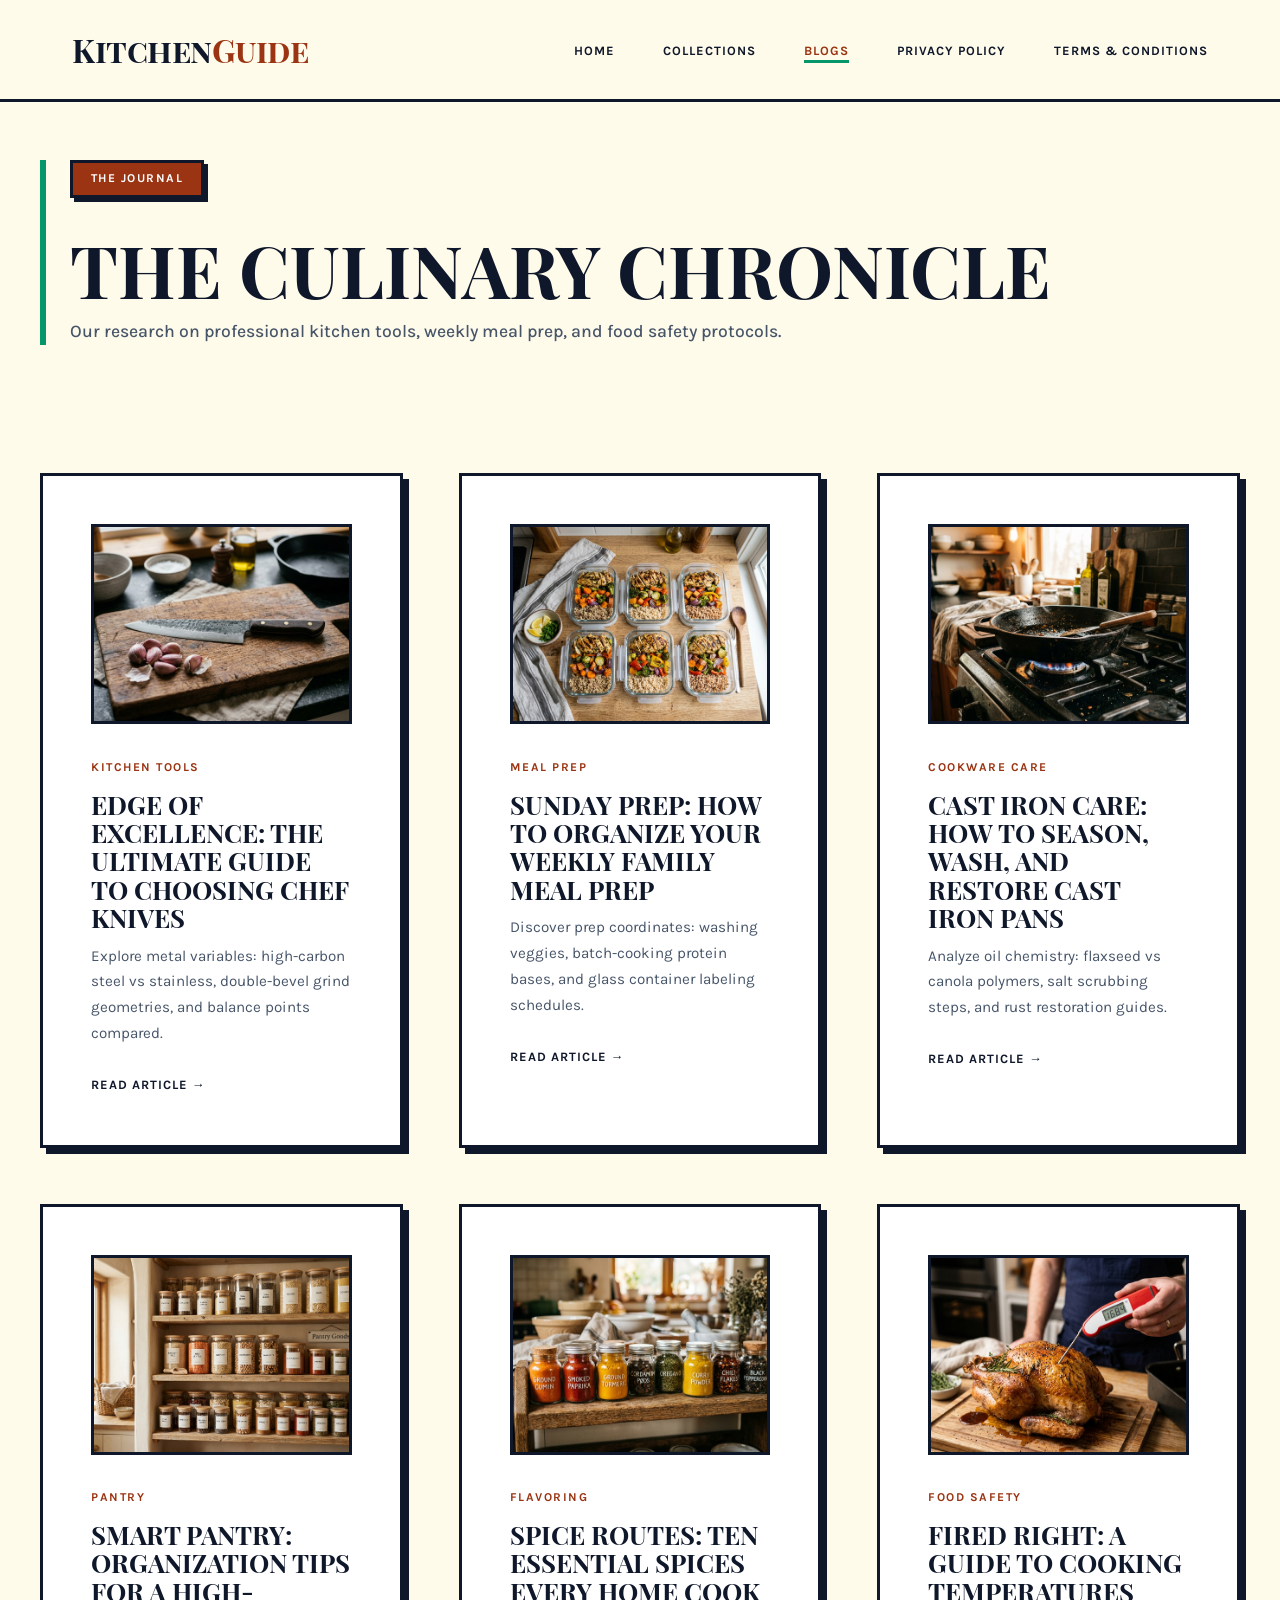
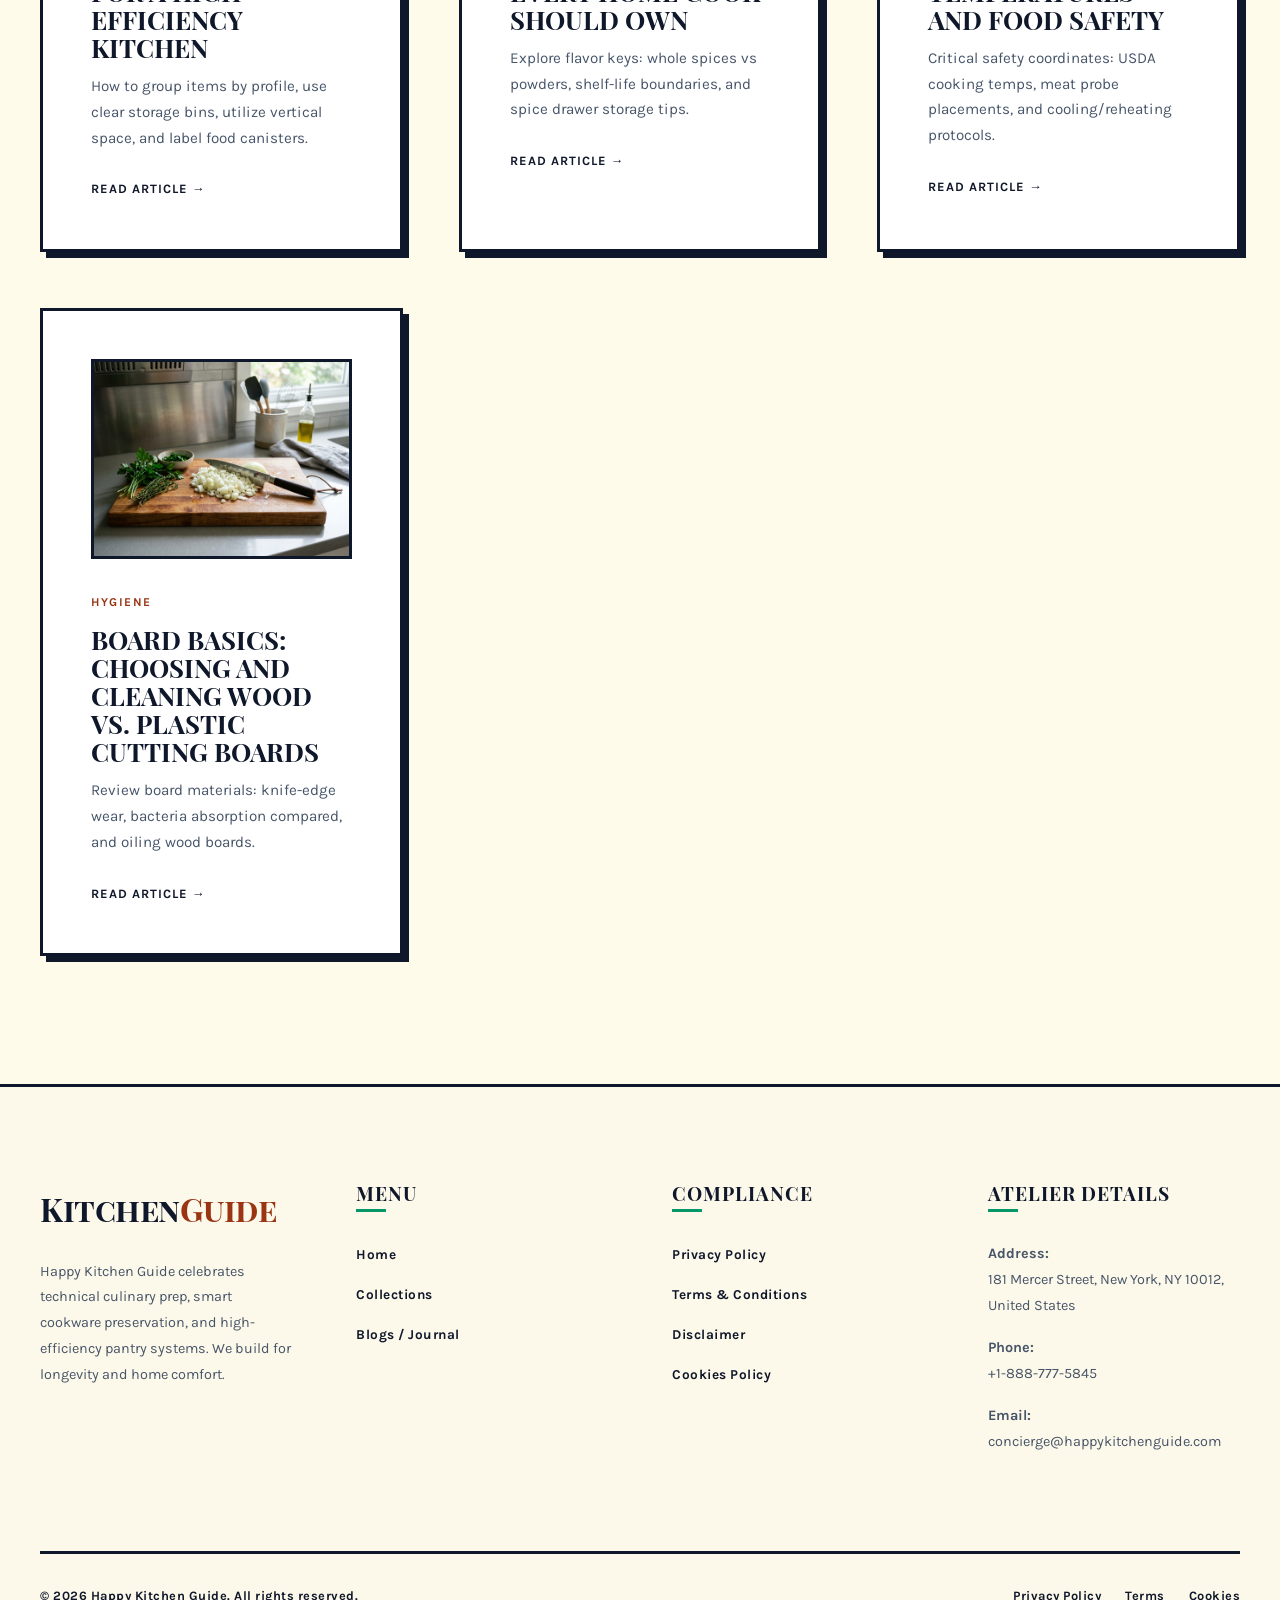
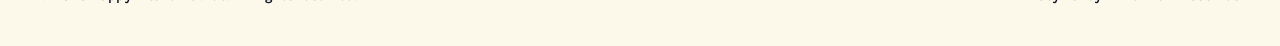
<file: blog/index.html>
<!DOCTYPE html>
<html lang="en">
<head>
    <!-- Google tag (gtag.js) -->
    <script async src="https://www.googletagmanager.com/gtag/js?id=G-0LY0HY7L01"></script>
    <script>
      window.dataLayer = window.dataLayer || [];
      function gtag(){dataLayer.push(arguments);}
      gtag('js', new Date());

      gtag('config', 'G-0LY0HY7L01');
    </script>
    <meta charset="UTF-8">
    <meta name="viewport" content="width=device-width, initial-scale=1.0">
    <meta name="description" content="Happy Kitchen Guide Journal. Insights on chef knives, cast iron seasoning, pantry organization, spices, and food safety.">
    <title>The Journal | Happy Kitchen Guide</title>
    <link rel="stylesheet" href="../style.css">
</head>
<body>

    <!-- Header Navigation -->
    <header>
        <nav class="navbar">
            <a href="../index.php" class="logo">Kitchen<span>Guide</span></a>
            <ul class="nav-links">
                <li><a href="../index.php">Home</a></li>
                <li><a href="../collections.html">Collections</a></li>
                <li><a href="index.html" class="active">Blogs</a></li>
                <li><a href="../privacy-policy.html">Privacy Policy</a></li>
                <li><a href="../terms.html">Terms & Conditions</a></li>
            </ul>
            <button class="menu-btn" aria-label="Toggle Navigation">
                <span></span>
                <span></span>
                <span></span>
            </button>
        </nav>
    </header>

    <!-- Main Content -->
    <main style="padding-top: 10rem; max-width: 1200px; margin: 0 auto;">
        
        <div class="section-title reveal-item">
            <span class="hero-badge">THE JOURNAL</span>
            <h1>The Culinary Chronicle</h1>
            <p>Our research on professional kitchen tools, weekly meal prep, and food safety protocols.</p>
        </div>

        <section style="padding: 3rem 0 8rem;">
            <div class="features-grid">
                
                <!-- Blog 1 -->
                <div class="luxury-card reveal-item">
                    <div class="feature-img-wrapper" style="height: 200px;">
                        <img src="../img/knife.jpg" alt="Chef knives collection" loading="lazy">
                    </div>
                    <div class="feature-content blog-card">
                        <span class="blog-tag">Kitchen Tools</span>
                        <h3>Edge of Excellence: The Ultimate Guide to Choosing Chef Knives</h3>
                        <p class="blog-excerpt">Explore metal variables: high-carbon steel vs stainless, double-bevel grind geometries, and balance points compared.</p>
                        <a href="chef-knife-guide.html" class="blog-link">Read Article &rarr;</a>
                    </div>
                </div>

                <!-- Blog 2 -->
                <div class="luxury-card reveal-item">
                    <div class="feature-img-wrapper" style="height: 200px;">
                        <img src="../img/mealprep.jpg" alt="Meal prep containers set up" loading="lazy">
                    </div>
                    <div class="feature-content blog-card">
                        <span class="blog-tag">Meal Prep</span>
                        <h3>Sunday Prep: How to Organize Your Weekly Family Meal Prep</h3>
                        <p class="blog-excerpt">Discover prep coordinates: washing veggies, batch-cooking protein bases, and glass container labeling schedules.</p>
                        <a href="meal-prep-efficiency.html" class="blog-link">Read Article &rarr;</a>
                    </div>
                </div>

                <!-- Blog 3 -->
                <div class="luxury-card reveal-item">
                    <div class="feature-img-wrapper" style="height: 200px;">
                        <img src="../img/castiron.jpg" alt="Cast iron skillet care" loading="lazy">
                    </div>
                    <div class="feature-content blog-card">
                        <span class="blog-tag">Cookware Care</span>
                        <h3>Cast Iron Care: How to Season, Wash, and Restore Cast Iron Pans</h3>
                        <p class="blog-excerpt">Analyze oil chemistry: flaxseed vs canola polymers, salt scrubbing steps, and rust restoration guides.</p>
                        <a href="cast-iron-seasoning.html" class="blog-link">Read Article &rarr;</a>
                    </div>
                </div>

                <!-- Blog 4 -->
                <div class="luxury-card reveal-item">
                    <div class="feature-img-wrapper" style="height: 200px;">
                        <img src="../img/pantry.jpg" alt="Organized kitchen pantry cabinet" loading="lazy">
                    </div>
                    <div class="feature-content blog-card">
                        <span class="blog-tag">Pantry</span>
                        <h3>Smart Pantry: Organization Tips for a High-Efficiency Kitchen</h3>
                        <p class="blog-excerpt">How to group items by profile, use clear storage bins, utilize vertical space, and label food canisters.</p>
                        <a href="pantry-organization-tips.html" class="blog-link">Read Article &rarr;</a>
                    </div>
                </div>

                <!-- Blog 5 -->
                <div class="luxury-card reveal-item">
                    <div class="feature-img-wrapper" style="height: 200px;">
                        <img src="../img/spices.jpg" alt="Spices lined up in glass bottles" loading="lazy">
                    </div>
                    <div class="feature-content blog-card">
                        <span class="blog-tag">Flavoring</span>
                        <h3>Spice Routes: Ten Essential Spices Every Home Cook Should Own</h3>
                        <p class="blog-excerpt">Explore flavor keys: whole spices vs powders, shelf-life boundaries, and spice drawer storage tips.</p>
                        <a href="essential-spices-flavor.html" class="blog-link">Read Article &rarr;</a>
                    </div>
                </div>

                <!-- Blog 6 -->
                <div class="luxury-card reveal-item">
                    <div class="feature-img-wrapper" style="height: 200px;">
                        <img src="../img/safetytemp.jpg" alt="Meat cooking on fire with temp probe" loading="lazy">
                    </div>
                    <div class="feature-content blog-card">
                        <span class="blog-tag">Food Safety</span>
                        <h3>Fired Right: A Guide to Cooking Temperatures and Food Safety</h3>
                        <p class="blog-excerpt">Critical safety coordinates: USDA cooking temps, meat probe placements, and cooling/reheating protocols.</p>
                        <a href="cooking-temperatures-safety.html" class="blog-link">Read Article &rarr;</a>
                    </div>
                </div>

                <!-- Blog 7 -->
                <div class="luxury-card reveal-item">
                    <div class="feature-img-wrapper" style="height: 200px;">
                        <img src="../img/cuttingboard.jpg" alt="Wooden cutting board with chef knives" loading="lazy">
                    </div>
                    <div class="feature-content blog-card">
                        <span class="blog-tag">Hygiene</span>
                        <h3>Board Basics: Choosing and Cleaning Wood vs. Plastic Cutting Boards</h3>
                        <p class="blog-excerpt">Review board materials: knife-edge wear, bacteria absorption compared, and oiling wood boards.</p>
                        <a href="cutting-board-hygiene.html" class="blog-link">Read Article &rarr;</a>
                    </div>
                </div>

            </div>
        </section>

    </main>

    <!-- Footer -->
    <footer>
        <div class="footer-container">
            <div class="footer-col" style="flex: 1.5;">
                <a href="../index.php" class="logo" style="margin-bottom: 1.5rem; display: inline-block;">Kitchen<span>Guide</span></a>
                <p>Happy Kitchen Guide celebrates technical culinary prep, smart cookware preservation, and high-efficiency pantry systems. We build for longevity and home comfort.</p>
            </div>
            <div class="footer-col">
                <h4>Menu</h4>
                <ul>
                    <li><a href="../index.php">Home</a></li>
                    <li><a href="../collections.html">Collections</a></li>
                    <li><a href="index.html">Blogs / Journal</a></li>
                </ul>
            </div>
            <div class="footer-col">
                <h4>Compliance</h4>
                <ul>
                    <li><a href="../privacy-policy.html">Privacy Policy</a></li>
                    <li><a href="../terms.html">Terms & Conditions</a></li>
                    <li><a href="../disclaimer.html">Disclaimer</a></li>
                    <li><a href="../cookies.html">Cookies Policy</a></li>
                </ul>
            </div>
            <div class="footer-col" style="flex: 1.2;">
                <h4>Atelier Details</h4>
                <p><strong>Address:</strong><br>181 Mercer Street, New York, NY 10012, United States</p>
                <p><strong>Phone:</strong><br>+1-888-777-5845</p>
                <p><strong>Email:</strong><br>concierge@happykitchenguide.com</p>
            </div>
        </div>
        <div class="footer-bottom">
            <p>&copy; 2026 Happy Kitchen Guide. All rights reserved.</p>
            <div class="footer-bottom-links">
                <a href="../privacy-policy.html">Privacy Policy</a>
                <a href="../terms.html">Terms</a>
                <a href="../cookies.html">Cookies</a>
            </div>
        </div>
    </footer>

    <script src="../script.js"></script>
</body>
</html>
</file>
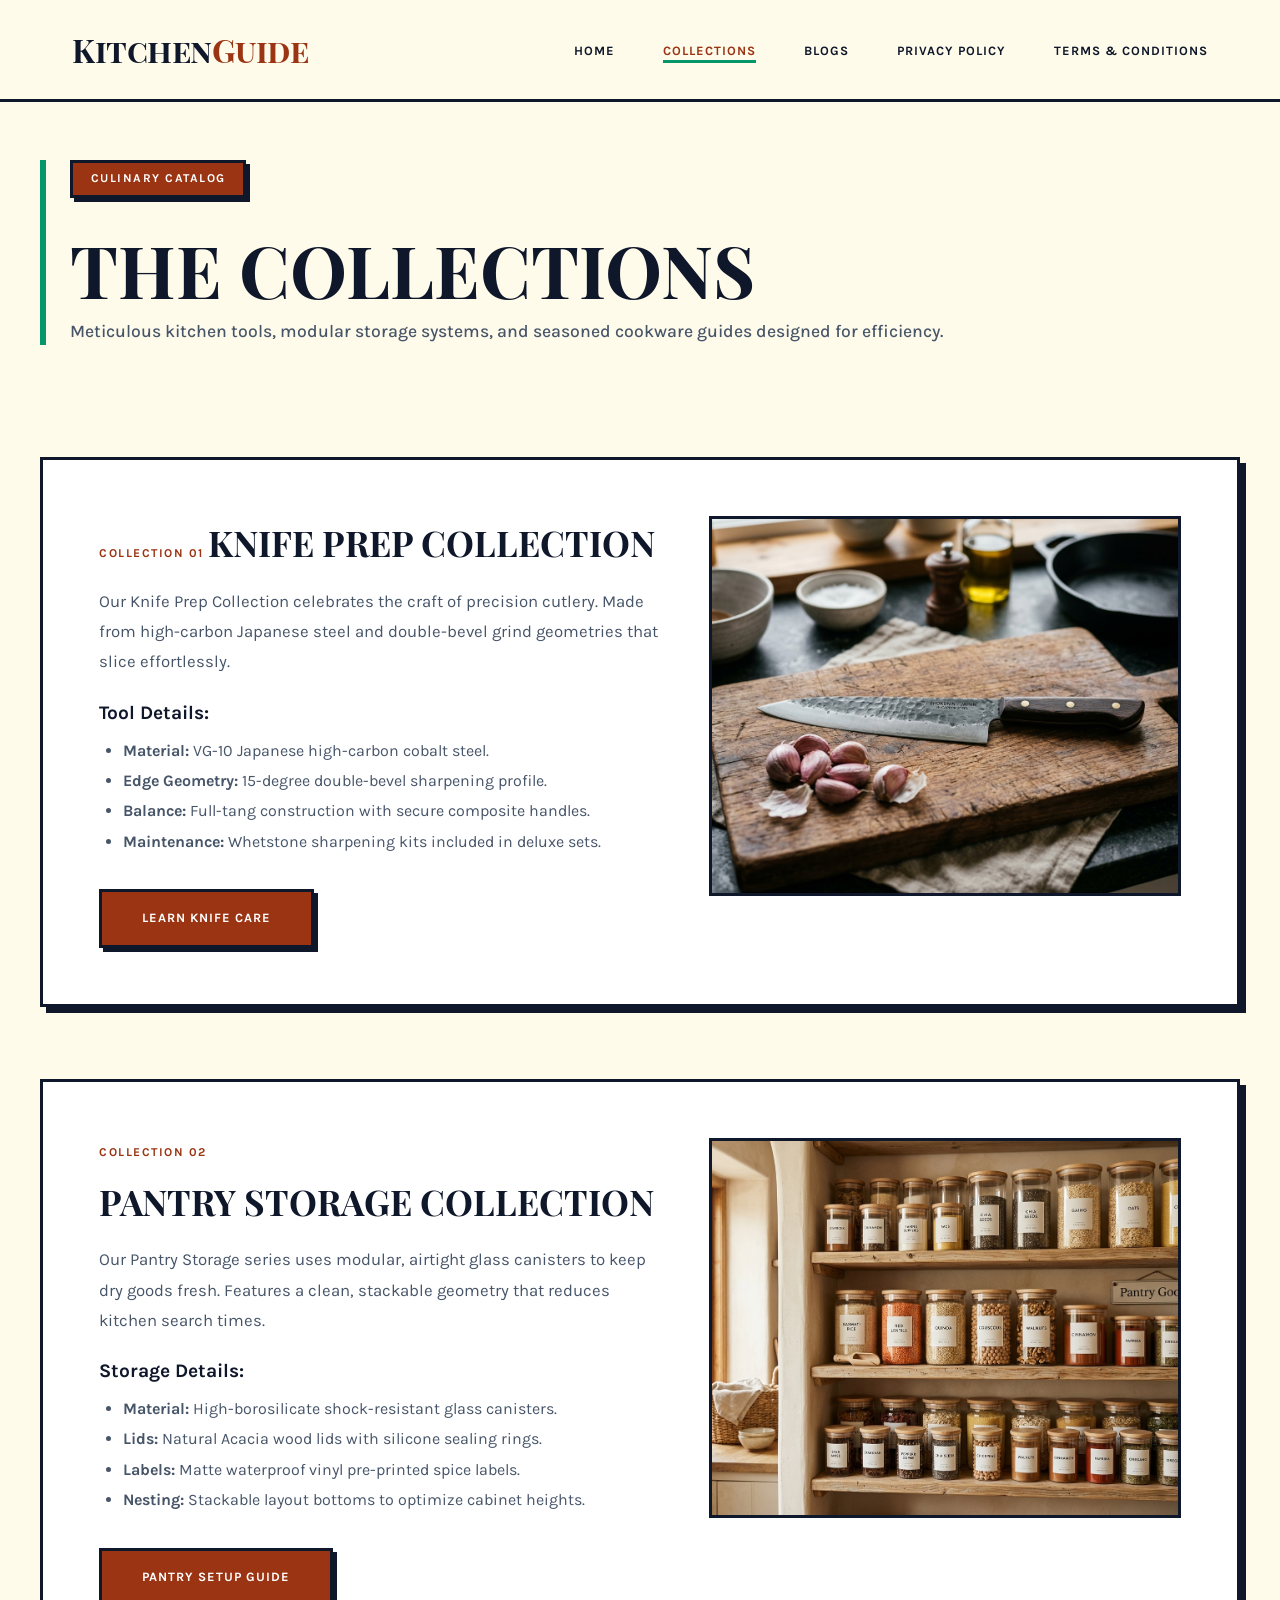
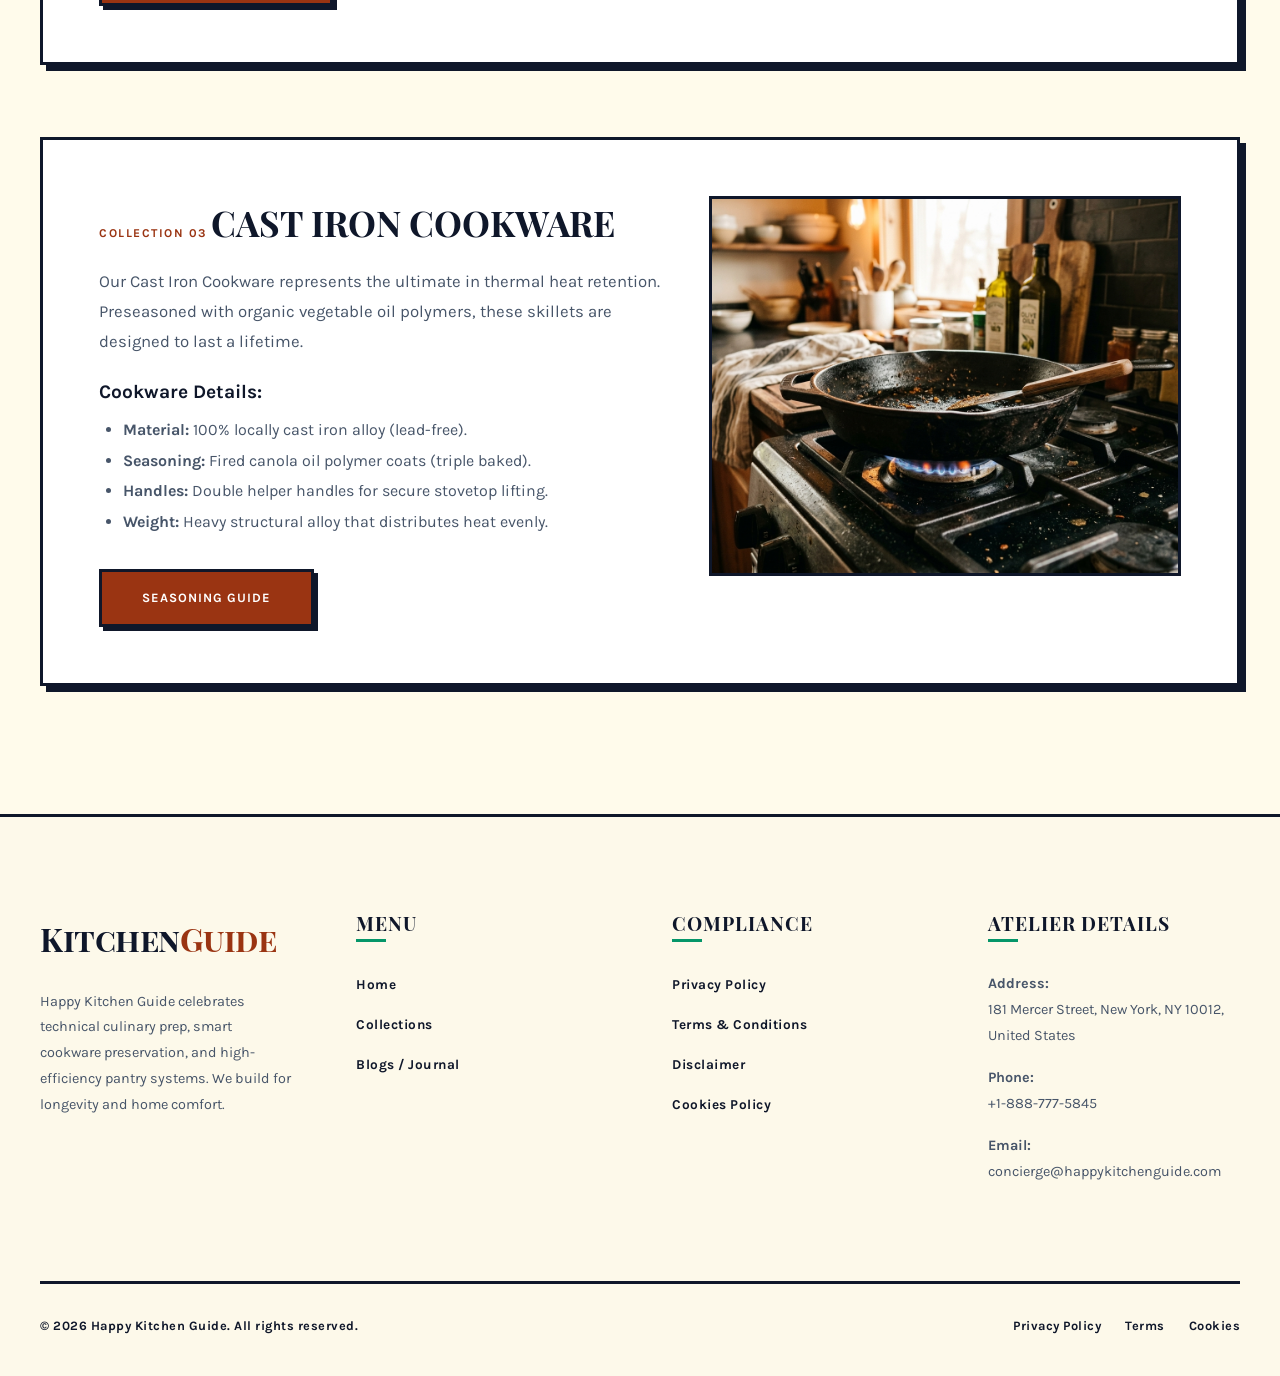
<file: collections.html>
<!DOCTYPE html>
<html lang="en">
<head>
    <!-- Google tag (gtag.js) -->
    <script async src="https://www.googletagmanager.com/gtag/js?id=G-0LY0HY7L01"></script>
    <script>
      window.dataLayer = window.dataLayer || [];
      function gtag(){dataLayer.push(arguments);}
      gtag('js', new Date());

      gtag('config', 'G-0LY0HY7L01');
    </script>
    <meta charset="UTF-8">
    <meta name="viewport" content="width=device-width, initial-scale=1.0">
    <meta name="description" content="Explore our kitchen guide collections: culinary prep tools, modular pantry organization, and durable cast iron skillet preservation guides.">
    <title>The Collections | Happy Kitchen Guide</title>
    <link rel="stylesheet" href="style.css">
</head>
<body>

    <!-- Header Navigation -->
    <header>
        <nav class="navbar">
            <a href="index.php" class="logo">Kitchen<span>Guide</span></a>
            <ul class="nav-links">
                <li><a href="index.php">Home</a></li>
                <li><a href="collections.html" class="active">Collections</a></li>
                <li><a href="blog/index.html">Blogs</a></li>
                <li><a href="privacy-policy.html">Privacy Policy</a></li>
                <li><a href="terms.html">Terms & Conditions</a></li>
            </ul>
            <button class="menu-btn" aria-label="Toggle Navigation">
                <span></span>
                <span></span>
                <span></span>
            </button>
        </nav>
    </header>

    <!-- Main Content Container -->
    <main style="padding-top: 10rem; max-width: 1200px; margin: 0 auto;">
        
        <div class="section-title reveal-item">
            <span class="hero-badge">CULINARY CATALOG</span>
            <h1>The Collections</h1>
            <p>Meticulous kitchen tools, modular storage systems, and seasoned cookware guides designed for efficiency.</p>
        </div>

        <!-- Collections Detail Section -->
        <section style="padding: 2rem 0 8rem; display: flex; flex-direction: column; gap: 4.5rem;">
            
            <!-- Collection 1: Knife Prep Collection -->
            <div class="luxury-card reveal-item" style="display: flex; flex-direction: column; gap: 2rem; padding: 3.5rem;">
                <div style="display: flex; justify-content: space-between; align-items: flex-start; flex-wrap: wrap; gap: 2.5rem;">
                    <div style="flex: 1.1; min-width: 300px;">
                        <span class="blog-tag" style="color: var(--color-primary);">COLLECTION 01</span>
                        <h2 style="font-size: 2.2rem; margin-top: 0.5rem; margin-bottom: 1.5rem; border-left: none; padding-left: 0;">Knife Prep Collection</h2>
                        <p style="color: var(--color-fg-muted); font-size: 1.05rem; margin-bottom: 1.5rem; line-height: 1.8;">Our Knife Prep Collection celebrates the craft of precision cutlery. Made from high-carbon Japanese steel and double-bevel grind geometries that slice effortlessly.</p>
                        
                        <h4 style="font-family: var(--font-body); margin-bottom: 0.8rem; font-size: 1.2rem; font-weight: 700;">Tool Details:</h4>
                        <ul style="margin-left: 1.5rem; margin-bottom: 2rem; color: var(--color-fg-muted); line-height: 1.9;">
                            <li><strong>Material:</strong> VG-10 Japanese high-carbon cobalt steel.</li>
                            <li><strong>Edge Geometry:</strong> 15-degree double-bevel sharpening profile.</li>
                            <li><strong>Balance:</strong> Full-tang construction with secure composite handles.</li>
                            <li><strong>Maintenance:</strong> Whetstone sharpening kits included in deluxe sets.</li>
                        </ul>
                        <a href="blog/chef-knife-guide.html" class="btn btn-primary">Learn Knife Care</a>
                    </div>
                    <div style="flex: 0.9; min-width: 300px; height: 380px; border: 3px solid var(--color-border); overflow: hidden;">
                        <img src="img/knife.jpg" alt="Professional chef knives lined up" style="width: 100%; height: 100%; object-fit: cover;">
                    </div>
                </div>
            </div>

            <!-- Collection 2: Pantry Storage Collection -->
            <div class="luxury-card reveal-item" style="display: flex; flex-direction: column; gap: 2rem; padding: 3.5rem;">
                <div style="display: flex; justify-content: space-between; align-items: flex-start; flex-wrap: wrap; gap: 2.5rem;">
                    <div style="flex: 1.1; min-width: 300px;">
                        <span class="blog-tag" style="color: var(--color-primary);">COLLECTION 02</span>
                        <h2 style="font-size: 2.2rem; margin-top: 0.5rem; margin-bottom: 1.5rem; border-left: none; padding-left: 0;">Pantry Storage Collection</h2>
                        <p style="color: var(--color-fg-muted); font-size: 1.05rem; margin-bottom: 1.5rem; line-height: 1.8;">Our Pantry Storage series uses modular, airtight glass canisters to keep dry goods fresh. Features a clean, stackable geometry that reduces kitchen search times.</p>
                        
                        <h4 style="font-family: var(--font-body); margin-bottom: 0.8rem; font-size: 1.2rem; font-weight: 700;">Storage Details:</h4>
                        <ul style="margin-left: 1.5rem; margin-bottom: 2rem; color: var(--color-fg-muted); line-height: 1.9;">
                            <li><strong>Material:</strong> High-borosilicate shock-resistant glass canisters.</li>
                            <li><strong>Lids:</strong> Natural Acacia wood lids with silicone sealing rings.</li>
                            <li><strong>Labels:</strong> Matte waterproof vinyl pre-printed spice labels.</li>
                            <li><strong>Nesting:</strong> Stackable layout bottoms to optimize cabinet heights.</li>
                        </ul>
                        <a href="blog/pantry-organization-tips.html" class="btn btn-primary">Pantry Setup Guide</a>
                    </div>
                    <div style="flex: 0.9; min-width: 300px; height: 380px; border: 3px solid var(--color-border); overflow: hidden;">
                        <img src="img/pantry.jpg" alt="Organized kitchen pantry with glass jars" style="width: 100%; height: 100%; object-fit: cover;">
                    </div>
                </div>
            </div>

            <!-- Collection 3: Cast Iron Cookware -->
            <div class="luxury-card reveal-item" style="display: flex; flex-direction: column; gap: 2rem; padding: 3.5rem;">
                <div style="display: flex; justify-content: space-between; align-items: flex-start; flex-wrap: wrap; gap: 2.5rem;">
                    <div style="flex: 1.1; min-width: 300px;">
                        <span class="blog-tag" style="color: var(--color-primary);">COLLECTION 03</span>
                        <h2 style="font-size: 2.2rem; margin-top: 0.5rem; margin-bottom: 1.5rem; border-left: none; padding-left: 0;">Cast Iron Cookware</h2>
                        <p style="color: var(--color-fg-muted); font-size: 1.05rem; margin-bottom: 1.5rem; line-height: 1.8;">Our Cast Iron Cookware represents the ultimate in thermal heat retention. Preseasoned with organic vegetable oil polymers, these skillets are designed to last a lifetime.</p>
                        
                        <h4 style="font-family: var(--font-body); margin-bottom: 0.8rem; font-size: 1.2rem; font-weight: 700;">Cookware Details:</h4>
                        <ul style="margin-left: 1.5rem; margin-bottom: 2rem; color: var(--color-fg-muted); line-height: 1.9;">
                            <li><strong>Material:</strong> 100% locally cast iron alloy (lead-free).</li>
                            <li><strong>Seasoning:</strong> Fired canola oil polymer coats (triple baked).</li>
                            <li><strong>Handles:</strong> Double helper handles for secure stovetop lifting.</li>
                            <li><strong>Weight:</strong> Heavy structural alloy that distributes heat evenly.</li>
                        </ul>
                        <a href="blog/cast-iron-seasoning.html" class="btn btn-primary">Seasoning Guide</a>
                    </div>
                    <div style="flex: 0.9; min-width: 300px; height: 380px; border: 3px solid var(--color-border); overflow: hidden;">
                        <img src="img/castiron.jpg" alt="Cast iron skillet pan details" style="width: 100%; height: 100%; object-fit: cover;">
                    </div>
                </div>
            </div>

        </section>

    </main>

    <!-- Footer -->
    <footer>
        <div class="footer-container">
            <div class="footer-col" style="flex: 1.5;">
                <a href="index.php" class="logo" style="margin-bottom: 1.5rem; display: inline-block;">Kitchen<span>Guide</span></a>
                <p>Happy Kitchen Guide celebrates technical culinary prep, smart cookware preservation, and high-efficiency pantry systems. We build for longevity and home comfort.</p>
            </div>
            <div class="footer-col">
                <h4>Menu</h4>
                <ul>
                    <li><a href="index.php">Home</a></li>
                    <li><a href="collections.html">Collections</a></li>
                    <li><a href="blog/index.html">Blogs / Journal</a></li>
                </ul>
            </div>
            <div class="footer-col">
                <h4>Compliance</h4>
                <ul>
                    <li><a href="privacy-policy.html">Privacy Policy</a></li>
                    <li><a href="terms.html">Terms & Conditions</a></li>
                    <li><a href="disclaimer.html">Disclaimer</a></li>
                    <li><a href="cookies.html">Cookies Policy</a></li>
                </ul>
            </div>
            <div class="footer-col" style="flex: 1.2;">
                <h4>Atelier Details</h4>
                <p><strong>Address:</strong><br>181 Mercer Street, New York, NY 10012, United States</p>
                <p><strong>Phone:</strong><br>+1-888-777-5845</p>
                <p><strong>Email:</strong><br>concierge@happykitchenguide.com</p>
            </div>
        </div>
        <div class="footer-bottom">
            <p>&copy; 2026 Happy Kitchen Guide. All rights reserved.</p>
            <div class="footer-bottom-links">
                <a href="privacy-policy.html">Privacy Policy</a>
                <a href="terms.html">Terms</a>
                <a href="cookies.html">Cookies</a>
            </div>
        </div>
    </footer>

    <script src="script.js"></script>
</body>
</html>
</file>
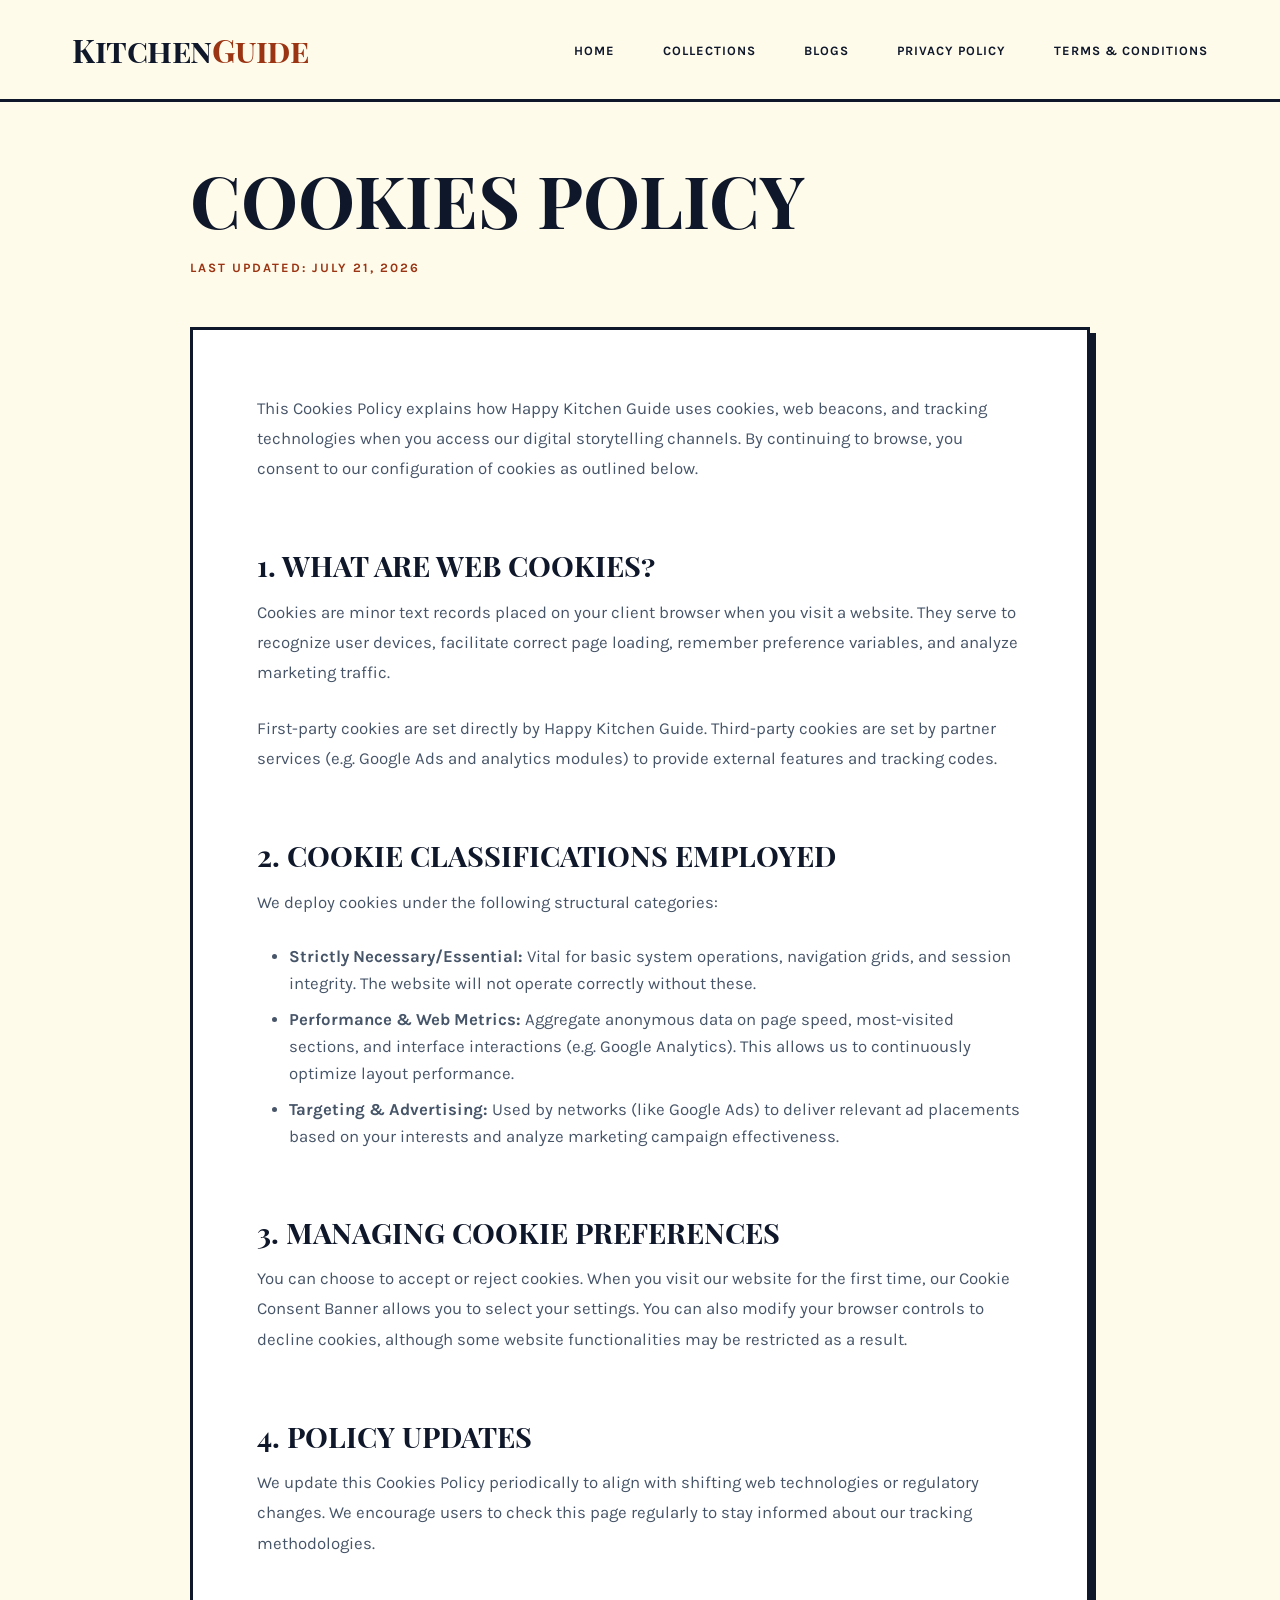
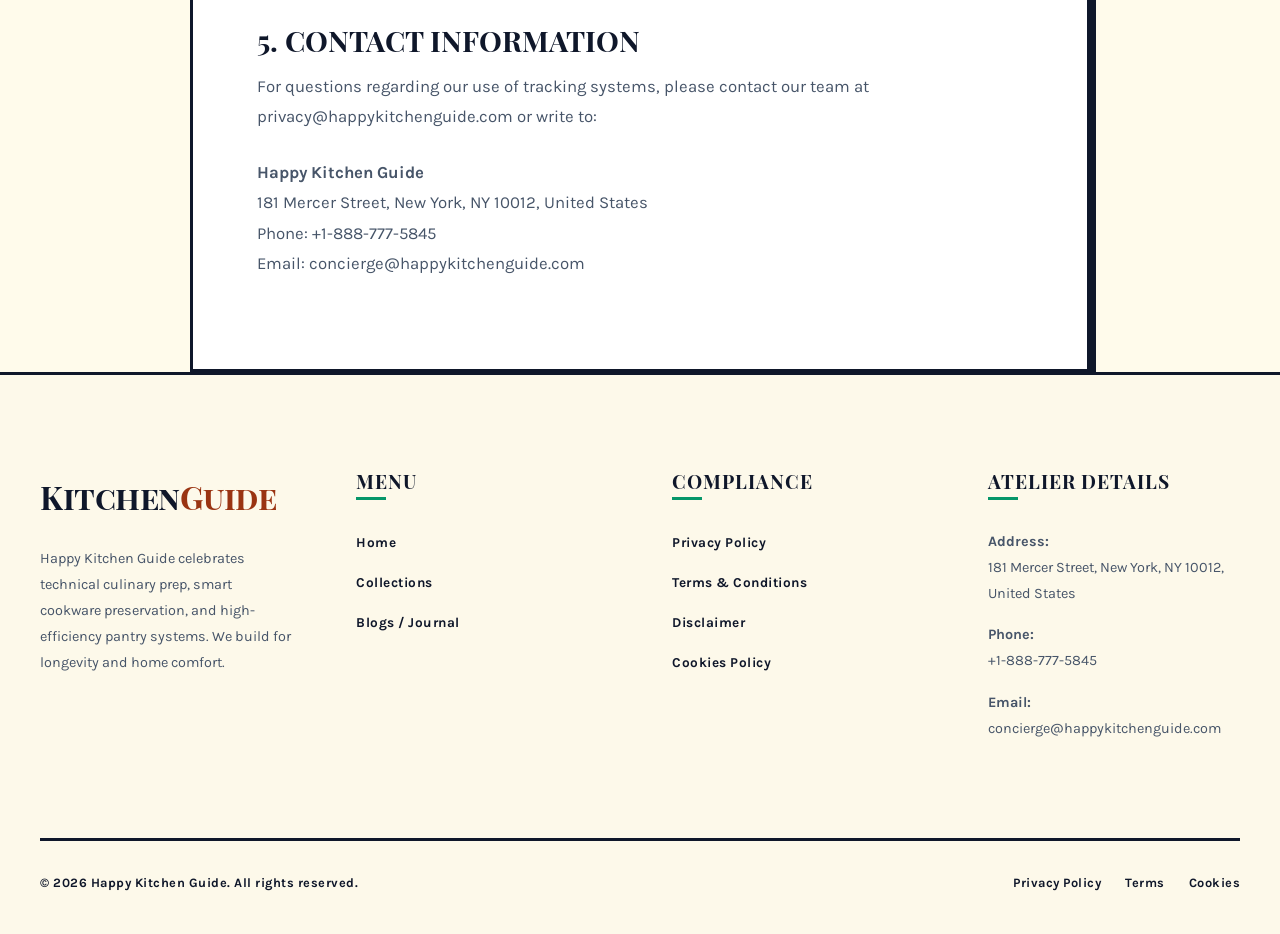
<file: cookies.html>
<!DOCTYPE html>
<html lang="en">
<head>
    <!-- Google tag (gtag.js) -->
    <script async src="https://www.googletagmanager.com/gtag/js?id=G-0LY0HY7L01"></script>
    <script>
      window.dataLayer = window.dataLayer || [];
      function gtag(){dataLayer.push(arguments);}
      gtag('js', new Date());

      gtag('config', 'G-0LY0HY7L01');
    </script>
    <meta charset="UTF-8">
    <meta name="viewport" content="width=device-width, initial-scale=1.0">
    <meta name="description" content="Cookies Policy for Happy Kitchen Guide. Read how we employ cookies, tracking analytics, and how to manage your choices.">
    <title>Cookies Policy | Happy Kitchen Guide</title>
    <link rel="stylesheet" href="style.css">
</head>
<body>

    <!-- Header Navigation -->
    <header>
        <nav class="navbar">
            <a href="index.php" class="logo">Kitchen<span>Guide</span></a>
            <ul class="nav-links">
                <li><a href="index.php">Home</a></li>
                <li><a href="collections.html">Collections</a></li>
                <li><a href="blog/index.html">Blogs</a></li>
                <li><a href="privacy-policy.html">Privacy Policy</a></li>
                <li><a href="terms.html">Terms & Conditions</a></li>
            </ul>
            <button class="menu-btn" aria-label="Toggle Navigation">
                <span></span>
                <span></span>
                <span></span>
            </button>
        </nav>
    </header>

    <!-- Main Content Container -->
    <main class="compliance-page" style="margin: 0 auto;">
        <h1>Cookies Policy</h1>
        <div class="meta-info">Last Updated: July 21, 2026</div>

        <div class="legal-content">
            <p>This Cookies Policy explains how Happy Kitchen Guide uses cookies, web beacons, and tracking technologies when you access our digital storytelling channels. By continuing to browse, you consent to our configuration of cookies as outlined below.</p>

            <h2>1. What are Web Cookies?</h2>
            <p>Cookies are minor text records placed on your client browser when you visit a website. They serve to recognize user devices, facilitate correct page loading, remember preference variables, and analyze marketing traffic.</p>
            <p>First-party cookies are set directly by Happy Kitchen Guide. Third-party cookies are set by partner services (e.g. Google Ads and analytics modules) to provide external features and tracking codes.</p>

            <h2>2. Cookie Classifications Employed</h2>
            <p>We deploy cookies under the following structural categories:</p>
            <ul>
                <li><strong>Strictly Necessary/Essential:</strong> Vital for basic system operations, navigation grids, and session integrity. The website will not operate correctly without these.</li>
                <li><strong>Performance & Web Metrics:</strong> Aggregate anonymous data on page speed, most-visited sections, and interface interactions (e.g. Google Analytics). This allows us to continuously optimize layout performance.</li>
                <li><strong>Targeting & Advertising:</strong> Used by networks (like Google Ads) to deliver relevant ad placements based on your interests and analyze marketing campaign effectiveness.</li>
            </ul>

            <h2>3. Managing Cookie Preferences</h2>
            <p>You can choose to accept or reject cookies. When you visit our website for the first time, our Cookie Consent Banner allows you to select your settings. You can also modify your browser controls to decline cookies, although some website functionalities may be restricted as a result.</p>

            <h2>4. Policy Updates</h2>
            <p>We update this Cookies Policy periodically to align with shifting web technologies or regulatory changes. We encourage users to check this page regularly to stay informed about our tracking methodologies.</p>

            <h2>5. Contact Information</h2>
            <p>For questions regarding our use of tracking systems, please contact our team at privacy@happykitchenguide.com or write to:</p>
            <p>
                <strong>Happy Kitchen Guide</strong><br>
                181 Mercer Street, New York, NY 10012, United States<br>
                Phone: +1-888-777-5845<br>
                Email: concierge@happykitchenguide.com
            </p>
        </div>
    </main>

    <!-- Footer -->
    <footer>
        <div class="footer-container">
            <div class="footer-col" style="flex: 1.5;">
                <a href="index.php" class="logo" style="margin-bottom: 1.5rem; display: inline-block;">Kitchen<span>Guide</span></a>
                <p>Happy Kitchen Guide celebrates technical culinary prep, smart cookware preservation, and high-efficiency pantry systems. We build for longevity and home comfort.</p>
            </div>
            <div class="footer-col">
                <h4>Menu</h4>
                <ul>
                    <li><a href="index.php">Home</a></li>
                    <li><a href="collections.html">Collections</a></li>
                    <li><a href="blog/index.html">Blogs / Journal</a></li>
                </ul>
            </div>
            <div class="footer-col">
                <h4>Compliance</h4>
                <ul>
                    <li><a href="privacy-policy.html">Privacy Policy</a></li>
                    <li><a href="terms.html">Terms & Conditions</a></li>
                    <li><a href="disclaimer.html">Disclaimer</a></li>
                    <li><a href="cookies.html">Cookies Policy</a></li>
                </ul>
            </div>
            <div class="footer-col" style="flex: 1.2;">
                <h4>Atelier Details</h4>
                <p><strong>Address:</strong><br>181 Mercer Street, New York, NY 10012, United States</p>
                <p><strong>Phone:</strong><br>+1-888-777-5845</p>
                <p><strong>Email:</strong><br>concierge@happykitchenguide.com</p>
            </div>
        </div>
        <div class="footer-bottom">
            <p>&copy; 2026 Happy Kitchen Guide. All rights reserved.</p>
            <div class="footer-bottom-links">
                <a href="privacy-policy.html">Privacy Policy</a>
                <a href="terms.html">Terms</a>
                <a href="cookies.html">Cookies</a>
            </div>
        </div>
    </footer>

    <script src="script.js"></script>
</body>
</html>
</file>
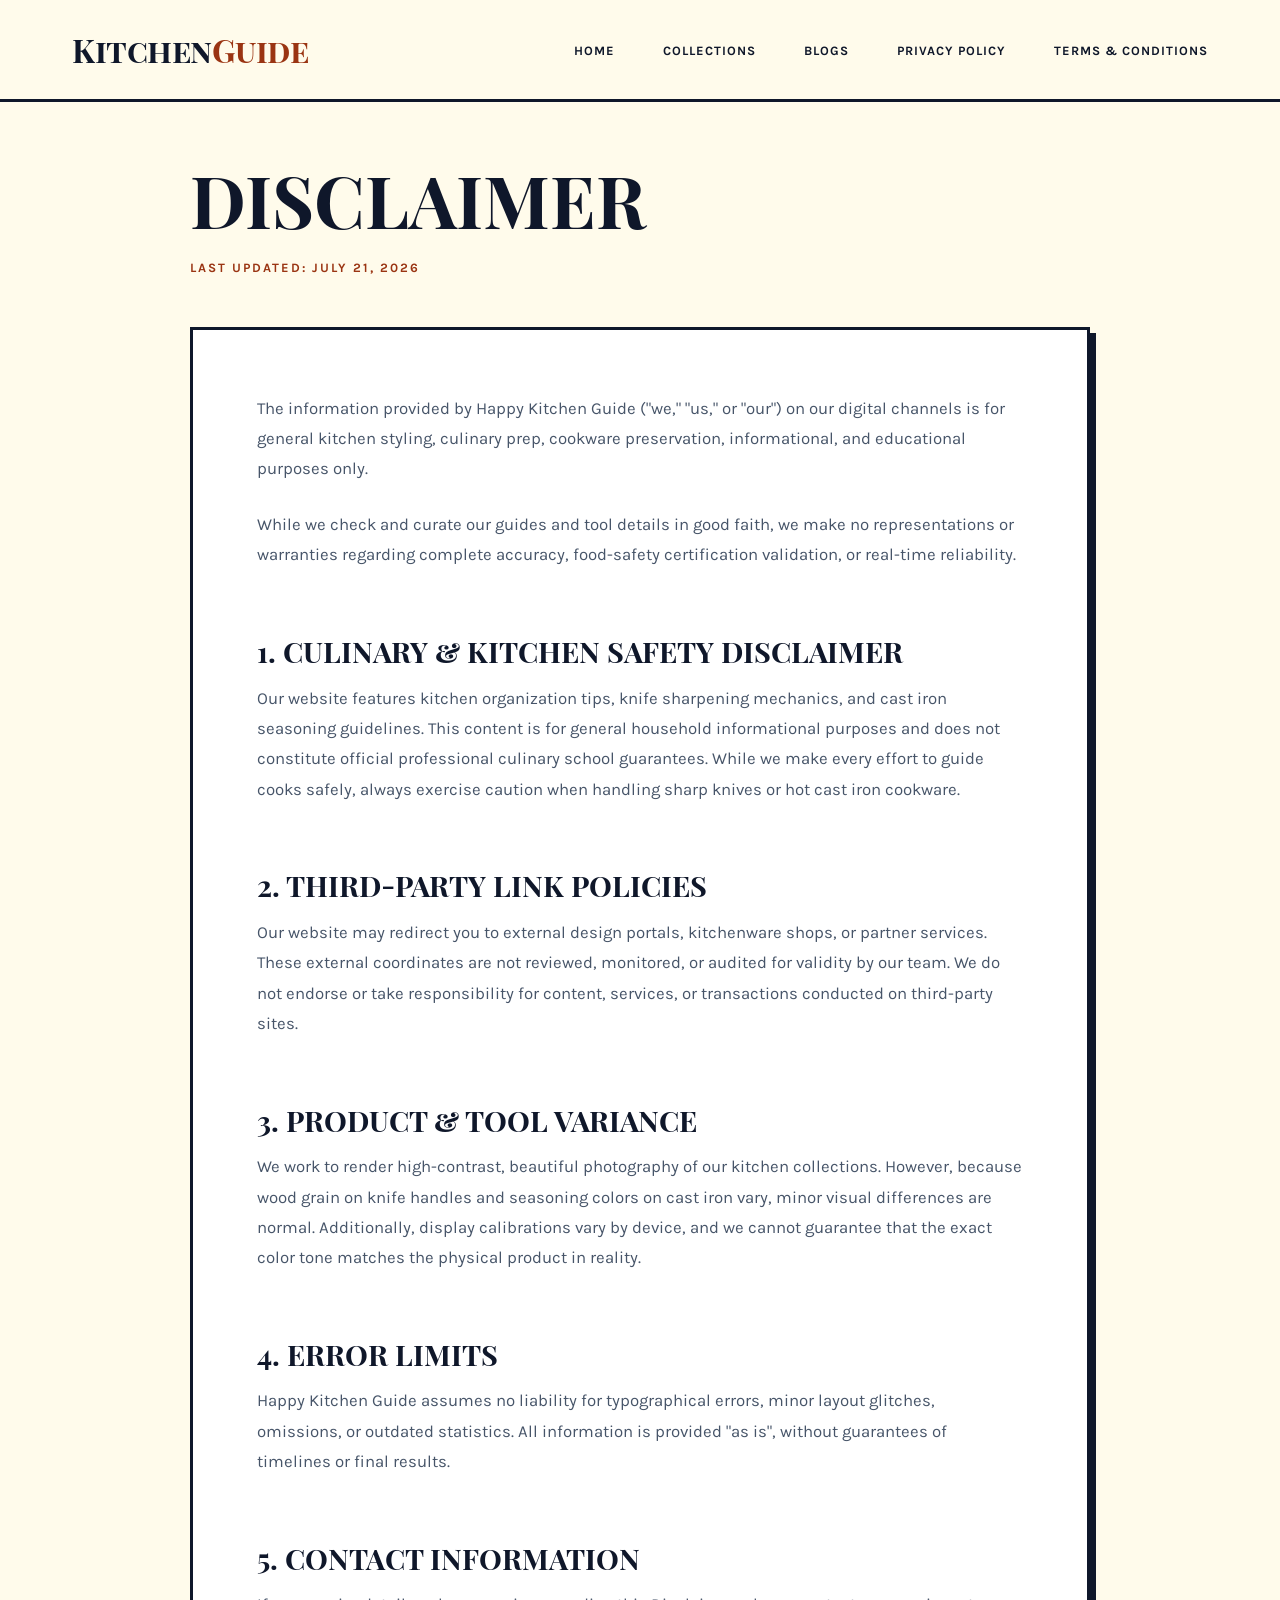
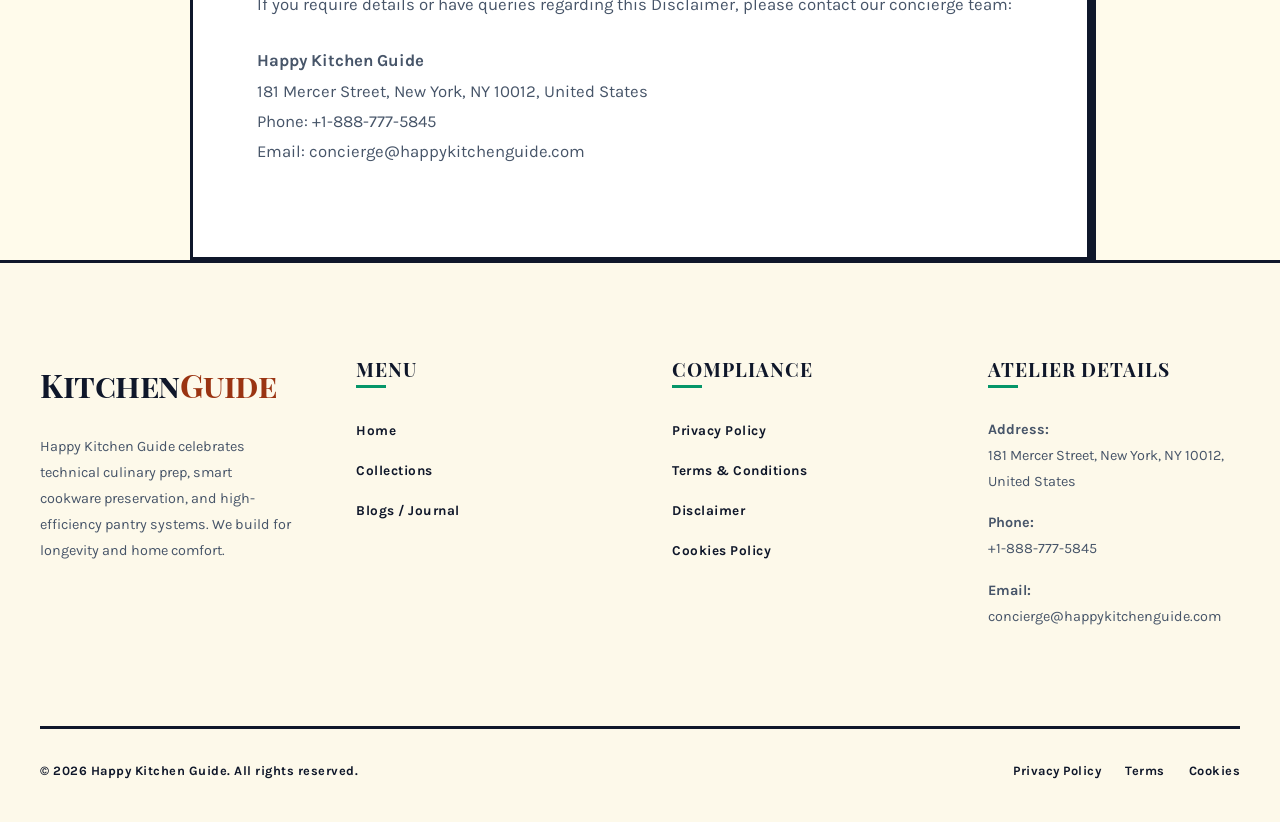
<file: disclaimer.html>
<!DOCTYPE html>
<html lang="en">
<head>
    <!-- Google tag (gtag.js) -->
    <script async src="https://www.googletagmanager.com/gtag/js?id=G-0LY0HY7L01"></script>
    <script>
      window.dataLayer = window.dataLayer || [];
      function gtag(){dataLayer.push(arguments);}
      gtag('js', new Date());

      gtag('config', 'G-0LY0HY7L01');
    </script>
    <meta charset="UTF-8">
    <meta name="viewport" content="width=device-width, initial-scale=1.0">
    <meta name="description" content="Disclaimer for Happy Kitchen Guide. Learn about our content accuracy limits, tool depiction variances, and third-party link policies.">
    <title>Disclaimer | Happy Kitchen Guide</title>
    <link rel="stylesheet" href="style.css">
</head>
<body>

    <!-- Header Navigation -->
    <header>
        <nav class="navbar">
            <a href="index.php" class="logo">Kitchen<span>Guide</span></a>
            <ul class="nav-links">
                <li><a href="index.php">Home</a></li>
                <li><a href="collections.html">Collections</a></li>
                <li><a href="blog/index.html">Blogs</a></li>
                <li><a href="privacy-policy.html">Privacy Policy</a></li>
                <li><a href="terms.html">Terms & Conditions</a></li>
            </ul>
            <button class="menu-btn" aria-label="Toggle Navigation">
                <span></span>
                <span></span>
                <span></span>
            </button>
        </nav>
    </header>

    <!-- Main Content Container -->
    <main class="compliance-page" style="margin: 0 auto;">
        <h1>Disclaimer</h1>
        <div class="meta-info">Last Updated: July 21, 2026</div>

        <div class="legal-content">
            <p>The information provided by Happy Kitchen Guide ("we," "us," or "our") on our digital channels is for general kitchen styling, culinary prep, cookware preservation, informational, and educational purposes only.</p>
            
            <p>While we check and curate our guides and tool details in good faith, we make no representations or warranties regarding complete accuracy, food-safety certification validation, or real-time reliability.</p>

            <h2>1. Culinary & Kitchen Safety Disclaimer</h2>
            <p>Our website features kitchen organization tips, knife sharpening mechanics, and cast iron seasoning guidelines. This content is for general household informational purposes and does not constitute official professional culinary school guarantees. While we make every effort to guide cooks safely, always exercise caution when handling sharp knives or hot cast iron cookware.</p>

            <h2>2. Third-Party Link Policies</h2>
            <p>Our website may redirect you to external design portals, kitchenware shops, or partner services. These external coordinates are not reviewed, monitored, or audited for validity by our team. We do not endorse or take responsibility for content, services, or transactions conducted on third-party sites.</p>

            <h2>3. Product & Tool Variance</h2>
            <p>We work to render high-contrast, beautiful photography of our kitchen collections. However, because wood grain on knife handles and seasoning colors on cast iron vary, minor visual differences are normal. Additionally, display calibrations vary by device, and we cannot guarantee that the exact color tone matches the physical product in reality.</p>

            <h2>4. Error Limits</h2>
            <p>Happy Kitchen Guide assumes no liability for typographical errors, minor layout glitches, omissions, or outdated statistics. All information is provided "as is", without guarantees of timelines or final results.</p>

            <h2>5. Contact Information</h2>
            <p>If you require details or have queries regarding this Disclaimer, please contact our concierge team:</p>
            <p>
                <strong>Happy Kitchen Guide</strong><br>
                181 Mercer Street, New York, NY 10012, United States<br>
                Phone: +1-888-777-5845<br>
                Email: concierge@happykitchenguide.com
            </p>
        </div>
    </main>

    <!-- Footer -->
    <footer>
        <div class="footer-container">
            <div class="footer-col" style="flex: 1.5;">
                <a href="index.php" class="logo" style="margin-bottom: 1.5rem; display: inline-block;">Kitchen<span>Guide</span></a>
                <p>Happy Kitchen Guide celebrates technical culinary prep, smart cookware preservation, and high-efficiency pantry systems. We build for longevity and home comfort.</p>
            </div>
            <div class="footer-col">
                <h4>Menu</h4>
                <ul>
                    <li><a href="index.php">Home</a></li>
                    <li><a href="collections.html">Collections</a></li>
                    <li><a href="blog/index.html">Blogs / Journal</a></li>
                </ul>
            </div>
            <div class="footer-col">
                <h4>Compliance</h4>
                <ul>
                    <li><a href="privacy-policy.html">Privacy Policy</a></li>
                    <li><a href="terms.html">Terms & Conditions</a></li>
                    <li><a href="disclaimer.html">Disclaimer</a></li>
                    <li><a href="cookies.html">Cookies Policy</a></li>
                </ul>
            </div>
            <div class="footer-col" style="flex: 1.2;">
                <h4>Atelier Details</h4>
                <p><strong>Address:</strong><br>181 Mercer Street, New York, NY 10012, United States</p>
                <p><strong>Phone:</strong><br>+1-888-777-5845</p>
                <p><strong>Email:</strong><br>concierge@happykitchenguide.com</p>
            </div>
        </div>
        <div class="footer-bottom">
            <p>&copy; 2026 Happy Kitchen Guide. All rights reserved.</p>
            <div class="footer-bottom-links">
                <a href="privacy-policy.html">Privacy Policy</a>
                <a href="terms.html">Terms</a>
                <a href="cookies.html">Cookies</a>
            </div>
        </div>
    </footer>

    <script src="script.js"></script>
</body>
</html>
</file>
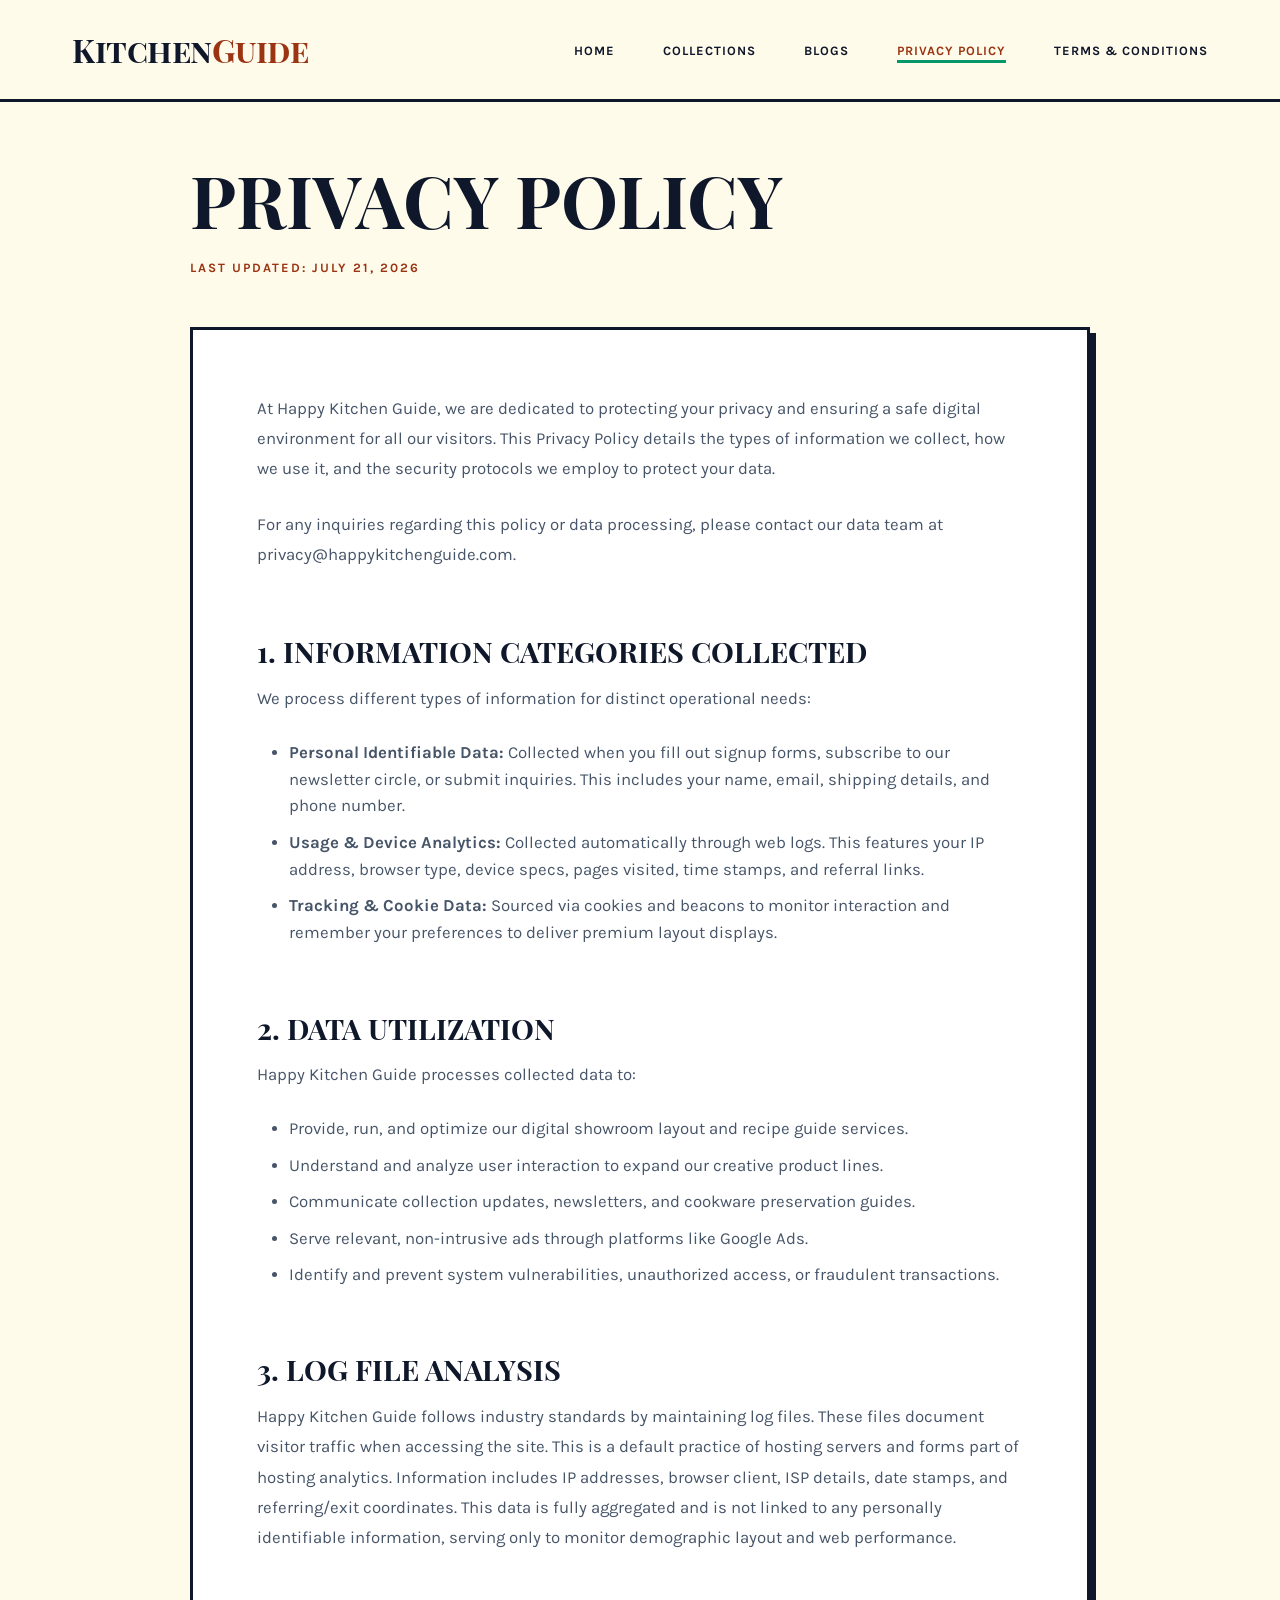
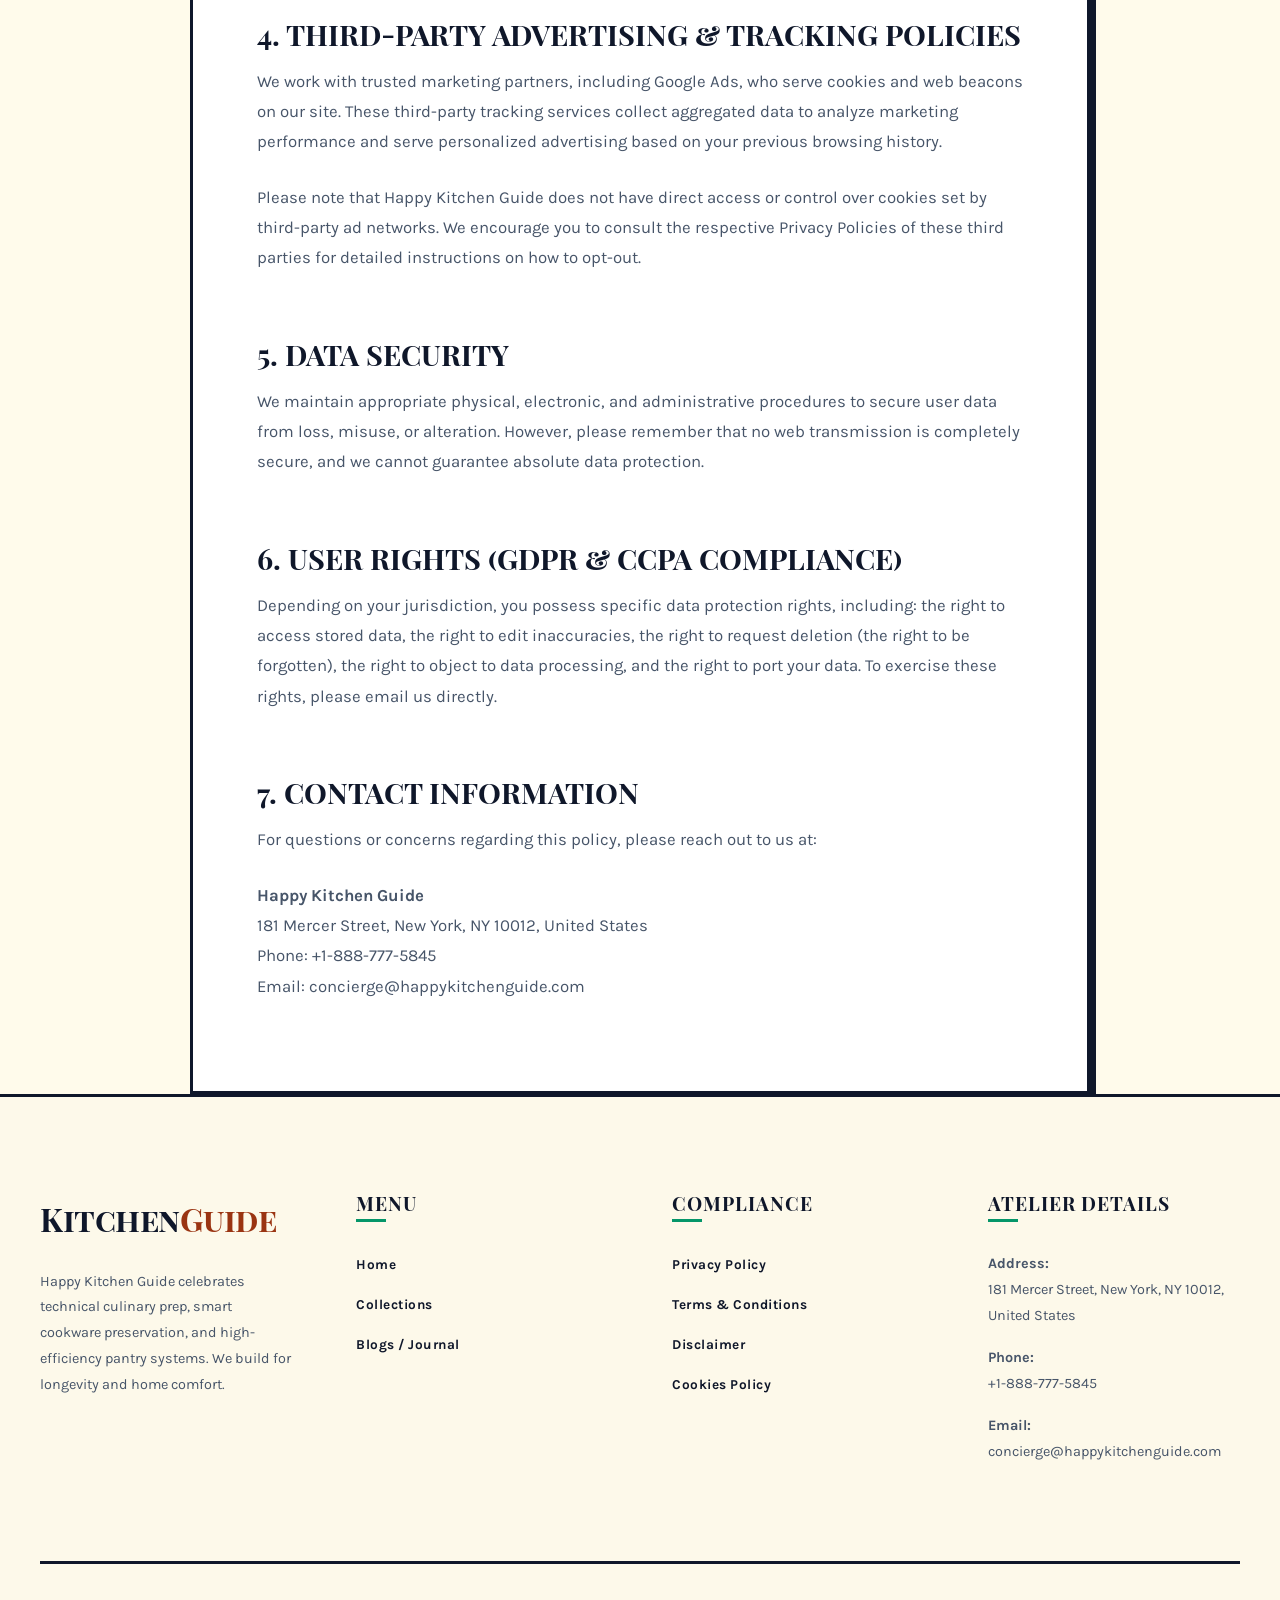
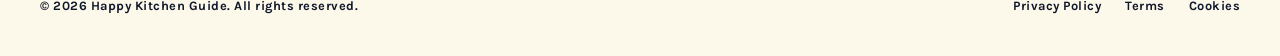
<file: privacy-policy.html>
<!DOCTYPE html>
<html lang="en">
<head>
    <!-- Google tag (gtag.js) -->
    <script async src="https://www.googletagmanager.com/gtag/js?id=G-0LY0HY7L01"></script>
    <script>
      window.dataLayer = window.dataLayer || [];
      function gtag(){dataLayer.push(arguments);}
      gtag('js', new Date());

      gtag('config', 'G-0LY0HY7L01');
    </script>
    <meta charset="UTF-8">
    <meta name="viewport" content="width=device-width, initial-scale=1.0">
    <meta name="description" content="Privacy Policy for Happy Kitchen Guide. Read how we collect, store, secure, and process customer details and site traffic metrics.">
    <title>Privacy Policy | Happy Kitchen Guide</title>
    <link rel="stylesheet" href="style.css">
</head>
<body>

    <!-- Header Navigation -->
    <header>
        <nav class="navbar">
            <a href="index.php" class="logo">Kitchen<span>Guide</span></a>
            <ul class="nav-links">
                <li><a href="index.php">Home</a></li>
                <li><a href="collections.html">Collections</a></li>
                <li><a href="blog/index.html">Blogs</a></li>
                <li><a href="privacy-policy.html" class="active">Privacy Policy</a></li>
                <li><a href="terms.html">Terms & Conditions</a></li>
            </ul>
            <button class="menu-btn" aria-label="Toggle Navigation">
                <span></span>
                <span></span>
                <span></span>
            </button>
        </nav>
    </header>

    <!-- Main Content Container -->
    <main class="compliance-page" style="margin: 0 auto;">
        <h1>Privacy Policy</h1>
        <div class="meta-info">Last Updated: July 21, 2026</div>

        <div class="legal-content">
            <p>At Happy Kitchen Guide, we are dedicated to protecting your privacy and ensuring a safe digital environment for all our visitors. This Privacy Policy details the types of information we collect, how we use it, and the security protocols we employ to protect your data.</p>
            
            <p>For any inquiries regarding this policy or data processing, please contact our data team at privacy@happykitchenguide.com.</p>

            <h2>1. Information Categories Collected</h2>
            <p>We process different types of information for distinct operational needs:</p>
            <ul>
                <li><strong>Personal Identifiable Data:</strong> Collected when you fill out signup forms, subscribe to our newsletter circle, or submit inquiries. This includes your name, email, shipping details, and phone number.</li>
                <li><strong>Usage & Device Analytics:</strong> Collected automatically through web logs. This features your IP address, browser type, device specs, pages visited, time stamps, and referral links.</li>
                <li><strong>Tracking & Cookie Data:</strong> Sourced via cookies and beacons to monitor interaction and remember your preferences to deliver premium layout displays.</li>
            </ul>

            <h2>2. Data Utilization</h2>
            <p>Happy Kitchen Guide processes collected data to:</p>
            <ul>
                <li>Provide, run, and optimize our digital showroom layout and recipe guide services.</li>
                <li>Understand and analyze user interaction to expand our creative product lines.</li>
                <li>Communicate collection updates, newsletters, and cookware preservation guides.</li>
                <li>Serve relevant, non-intrusive ads through platforms like Google Ads.</li>
                <li>Identify and prevent system vulnerabilities, unauthorized access, or fraudulent transactions.</li>
            </ul>

            <h2>3. Log File Analysis</h2>
            <p>Happy Kitchen Guide follows industry standards by maintaining log files. These files document visitor traffic when accessing the site. This is a default practice of hosting servers and forms part of hosting analytics. Information includes IP addresses, browser client, ISP details, date stamps, and referring/exit coordinates. This data is fully aggregated and is not linked to any personally identifiable information, serving only to monitor demographic layout and web performance.</p>

            <h2>4. Third-Party Advertising & Tracking Policies</h2>
            <p>We work with trusted marketing partners, including Google Ads, who serve cookies and web beacons on our site. These third-party tracking services collect aggregated data to analyze marketing performance and serve personalized advertising based on your previous browsing history.</p>
            <p>Please note that Happy Kitchen Guide does not have direct access or control over cookies set by third-party ad networks. We encourage you to consult the respective Privacy Policies of these third parties for detailed instructions on how to opt-out.</p>

            <h2>5. Data Security</h2>
            <p>We maintain appropriate physical, electronic, and administrative procedures to secure user data from loss, misuse, or alteration. However, please remember that no web transmission is completely secure, and we cannot guarantee absolute data protection.</p>

            <h2>6. User Rights (GDPR & CCPA Compliance)</h2>
            <p>Depending on your jurisdiction, you possess specific data protection rights, including: the right to access stored data, the right to edit inaccuracies, the right to request deletion (the right to be forgotten), the right to object to data processing, and the right to port your data. To exercise these rights, please email us directly.</p>

            <h2>7. Contact Information</h2>
            <p>For questions or concerns regarding this policy, please reach out to us at:</p>
            <p>
                <strong>Happy Kitchen Guide</strong><br>
                181 Mercer Street, New York, NY 10012, United States<br>
                Phone: +1-888-777-5845<br>
                Email: concierge@happykitchenguide.com
            </p>
        </div>
    </main>

    <!-- Footer -->
    <footer>
        <div class="footer-container">
            <div class="footer-col" style="flex: 1.5;">
                <a href="index.php" class="logo" style="margin-bottom: 1.5rem; display: inline-block;">Kitchen<span>Guide</span></a>
                <p>Happy Kitchen Guide celebrates technical culinary prep, smart cookware preservation, and high-efficiency pantry systems. We build for longevity and home comfort.</p>
            </div>
            <div class="footer-col">
                <h4>Menu</h4>
                <ul>
                    <li><a href="index.php">Home</a></li>
                    <li><a href="collections.html">Collections</a></li>
                    <li><a href="blog/index.html">Blogs / Journal</a></li>
                </ul>
            </div>
            <div class="footer-col">
                <h4>Compliance</h4>
                <ul>
                    <li><a href="privacy-policy.html">Privacy Policy</a></li>
                    <li><a href="terms.html">Terms & Conditions</a></li>
                    <li><a href="disclaimer.html">Disclaimer</a></li>
                    <li><a href="cookies.html">Cookies Policy</a></li>
                </ul>
            </div>
            <div class="footer-col" style="flex: 1.2;">
                <h4>Atelier Details</h4>
                <p><strong>Address:</strong><br>181 Mercer Street, New York, NY 10012, United States</p>
                <p><strong>Phone:</strong><br>+1-888-777-5845</p>
                <p><strong>Email:</strong><br>concierge@happykitchenguide.com</p>
            </div>
        </div>
        <div class="footer-bottom">
            <p>&copy; 2026 Happy Kitchen Guide. All rights reserved.</p>
            <div class="footer-bottom-links">
                <a href="privacy-policy.html">Privacy Policy</a>
                <a href="terms.html">Terms</a>
                <a href="cookies.html">Cookies</a>
            </div>
        </div>
    </footer>

    <script src="script.js"></script>
</body>
</html>
</file>
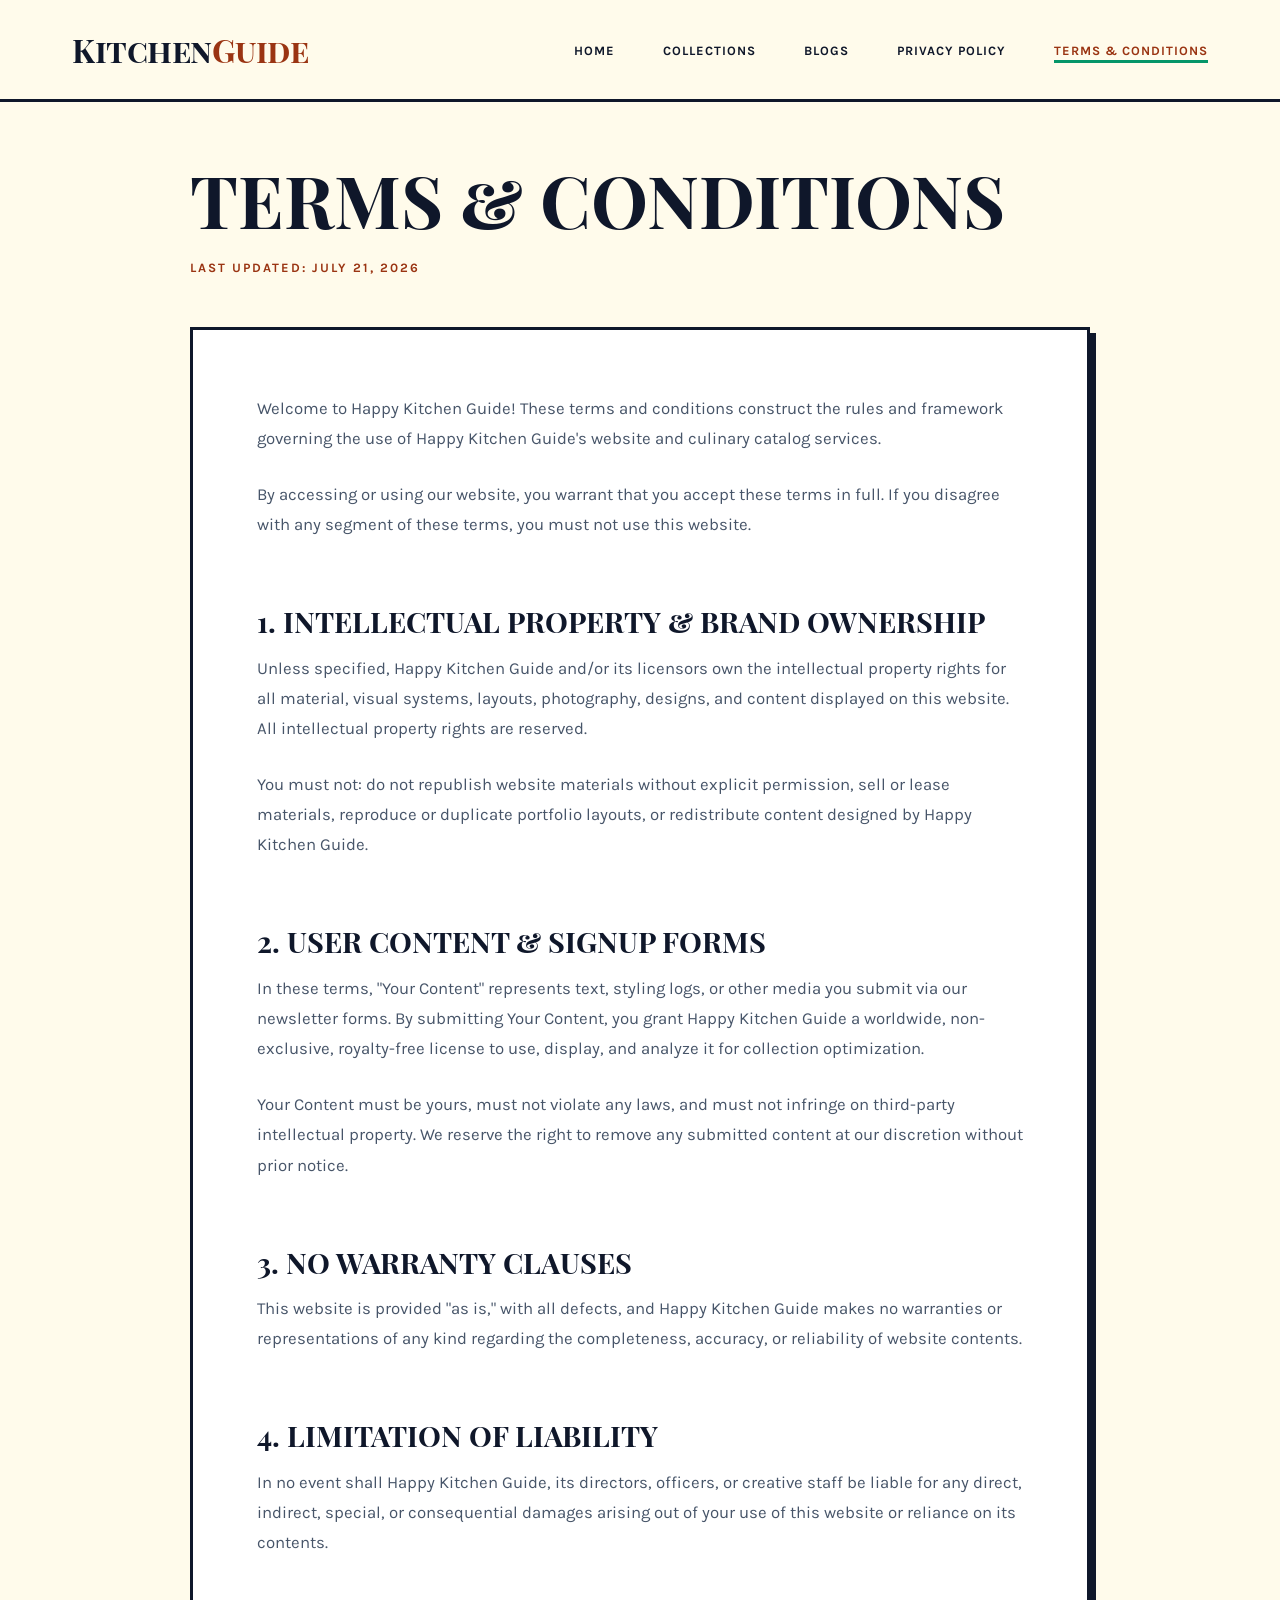
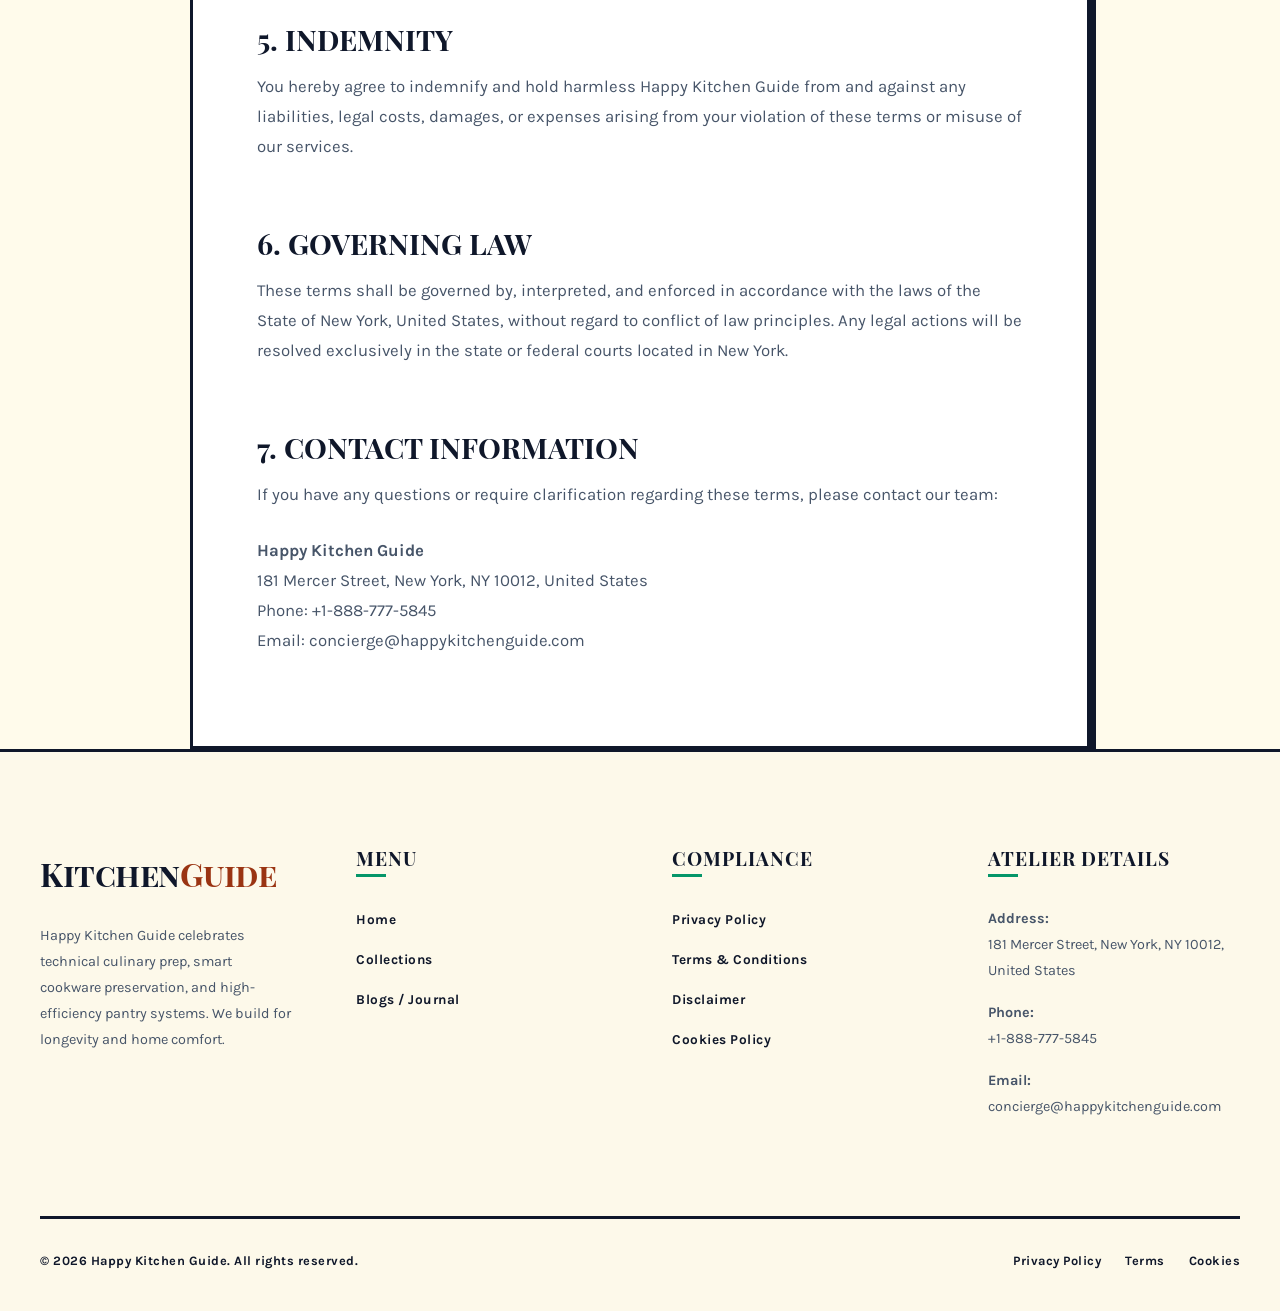
<file: terms.html>
<!DOCTYPE html>
<html lang="en">
<head>
    <!-- Google tag (gtag.js) -->
    <script async src="https://www.googletagmanager.com/gtag/js?id=G-0LY0HY7L01"></script>
    <script>
      window.dataLayer = window.dataLayer || [];
      function gtag(){dataLayer.push(arguments);}
      gtag('js', new Date());

      gtag('config', 'G-0LY0HY7L01');
    </script>
    <meta charset="UTF-8">
    <meta name="viewport" content="width=device-width, initial-scale=1.0">
    <meta name="description" content="Terms and Conditions for Happy Kitchen Guide. Read our rules, intellectual property rights, and user responsibilities.">
    <title>Terms & Conditions | Happy Kitchen Guide</title>
    <link rel="stylesheet" href="style.css">
</head>
<body>

    <!-- Header Navigation -->
    <header>
        <nav class="navbar">
            <a href="index.php" class="logo">Kitchen<span>Guide</span></a>
            <ul class="nav-links">
                <li><a href="index.php">Home</a></li>
                <li><a href="collections.html">Collections</a></li>
                <li><a href="blog/index.html">Blogs</a></li>
                <li><a href="privacy-policy.html">Privacy Policy</a></li>
                <li><a href="terms.html" class="active">Terms & Conditions</a></li>
            </ul>
            <button class="menu-btn" aria-label="Toggle Navigation">
                <span></span>
                <span></span>
                <span></span>
            </button>
        </nav>
    </header>

    <!-- Main Content Container -->
    <main class="compliance-page" style="margin: 0 auto;">
        <h1>Terms & Conditions</h1>
        <div class="meta-info">Last Updated: July 21, 2026</div>

        <div class="legal-content">
            <p>Welcome to Happy Kitchen Guide! These terms and conditions construct the rules and framework governing the use of Happy Kitchen Guide's website and culinary catalog services.</p>
            
            <p>By accessing or using our website, you warrant that you accept these terms in full. If you disagree with any segment of these terms, you must not use this website.</p>

            <h2>1. Intellectual Property & Brand Ownership</h2>
            <p>Unless specified, Happy Kitchen Guide and/or its licensors own the intellectual property rights for all material, visual systems, layouts, photography, designs, and content displayed on this website. All intellectual property rights are reserved.</p>
            <p>You must not: do not republish website materials without explicit permission, sell or lease materials, reproduce or duplicate portfolio layouts, or redistribute content designed by Happy Kitchen Guide.</p>

            <h2>2. User Content & Signup Forms</h2>
            <p>In these terms, "Your Content" represents text, styling logs, or other media you submit via our newsletter forms. By submitting Your Content, you grant Happy Kitchen Guide a worldwide, non-exclusive, royalty-free license to use, display, and analyze it for collection optimization.</p>
            <p>Your Content must be yours, must not violate any laws, and must not infringe on third-party intellectual property. We reserve the right to remove any submitted content at our discretion without prior notice.</p>

            <h2>3. No Warranty Clauses</h2>
            <p>This website is provided "as is," with all defects, and Happy Kitchen Guide makes no warranties or representations of any kind regarding the completeness, accuracy, or reliability of website contents.</p>

            <h2>4. Limitation of Liability</h2>
            <p>In no event shall Happy Kitchen Guide, its directors, officers, or creative staff be liable for any direct, indirect, special, or consequential damages arising out of your use of this website or reliance on its contents.</p>

            <h2>5. Indemnity</h2>
            <p>You hereby agree to indemnify and hold harmless Happy Kitchen Guide from and against any liabilities, legal costs, damages, or expenses arising from your violation of these terms or misuse of our services.</p>

            <h2>6. Governing Law</h2>
            <p>These terms shall be governed by, interpreted, and enforced in accordance with the laws of the State of New York, United States, without regard to conflict of law principles. Any legal actions will be resolved exclusively in the state or federal courts located in New York.</p>

            <h2>7. Contact Information</h2>
            <p>If you have any questions or require clarification regarding these terms, please contact our team:</p>
            <p>
                <strong>Happy Kitchen Guide</strong><br>
                181 Mercer Street, New York, NY 10012, United States<br>
                Phone: +1-888-777-5845<br>
                Email: concierge@happykitchenguide.com
            </p>
        </div>
    </main>

    <!-- Footer -->
    <footer>
        <div class="footer-container">
            <div class="footer-col" style="flex: 1.5;">
                <a href="index.php" class="logo" style="margin-bottom: 1.5rem; display: inline-block;">Kitchen<span>Guide</span></a>
                <p>Happy Kitchen Guide celebrates technical culinary prep, smart cookware preservation, and high-efficiency pantry systems. We build for longevity and home comfort.</p>
            </div>
            <div class="footer-col">
                <h4>Menu</h4>
                <ul>
                    <li><a href="index.php">Home</a></li>
                    <li><a href="collections.html">Collections</a></li>
                    <li><a href="blog/index.html">Blogs / Journal</a></li>
                </ul>
            </div>
            <div class="footer-col">
                <h4>Compliance</h4>
                <ul>
                    <li><a href="privacy-policy.html">Privacy Policy</a></li>
                    <li><a href="terms.html">Terms & Conditions</a></li>
                    <li><a href="disclaimer.html">Disclaimer</a></li>
                    <li><a href="cookies.html">Cookies Policy</a></li>
                </ul>
            </div>
            <div class="footer-col" style="flex: 1.2;">
                <h4>Atelier Details</h4>
                <p><strong>Address:</strong><br>181 Mercer Street, New York, NY 10012, United States</p>
                <p><strong>Phone:</strong><br>+1-888-777-5845</p>
                <p><strong>Email:</strong><br>concierge@happykitchenguide.com</p>
            </div>
        </div>
        <div class="footer-bottom">
            <p>&copy; 2026 Happy Kitchen Guide. All rights reserved.</p>
            <div class="footer-bottom-links">
                <a href="privacy-policy.html">Privacy Policy</a>
                <a href="terms.html">Terms</a>
                <a href="cookies.html">Cookies</a>
            </div>
        </div>
    </footer>

    <script src="script.js"></script>
</body>
</html>
</file>
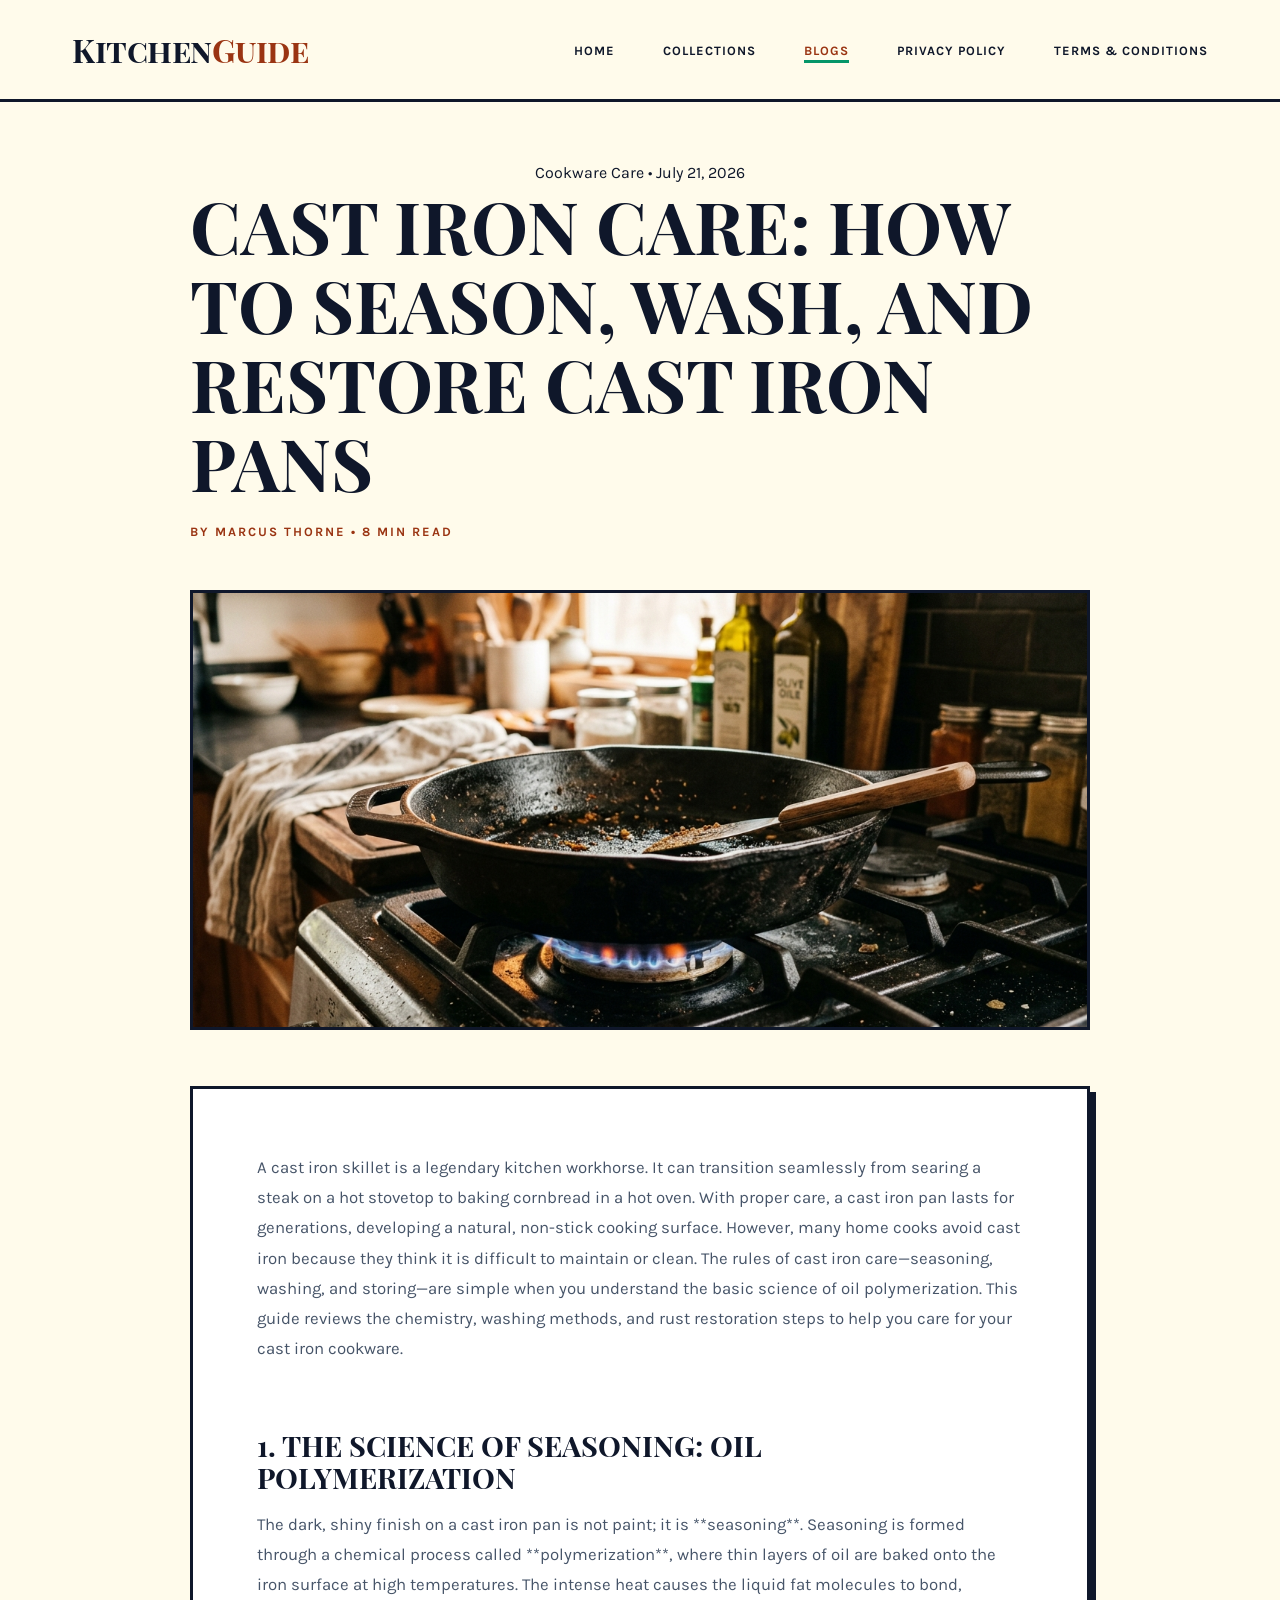
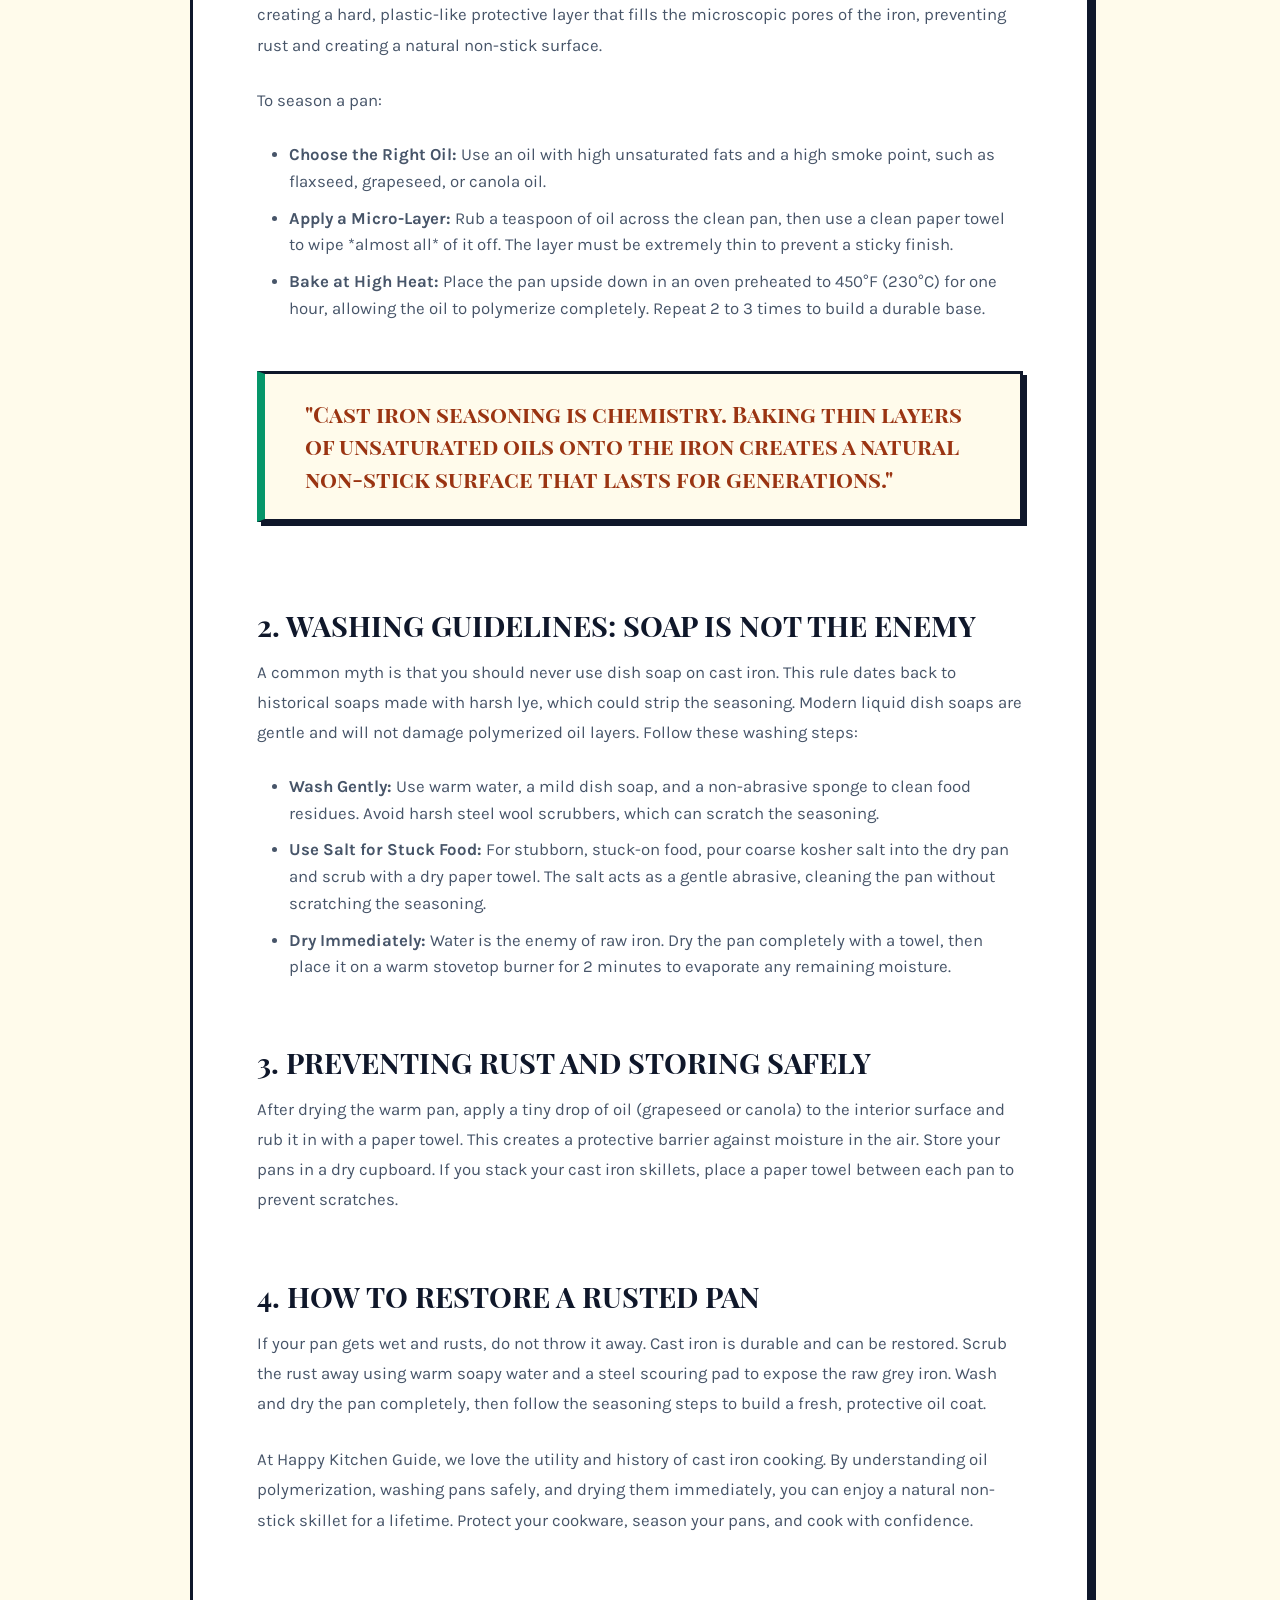
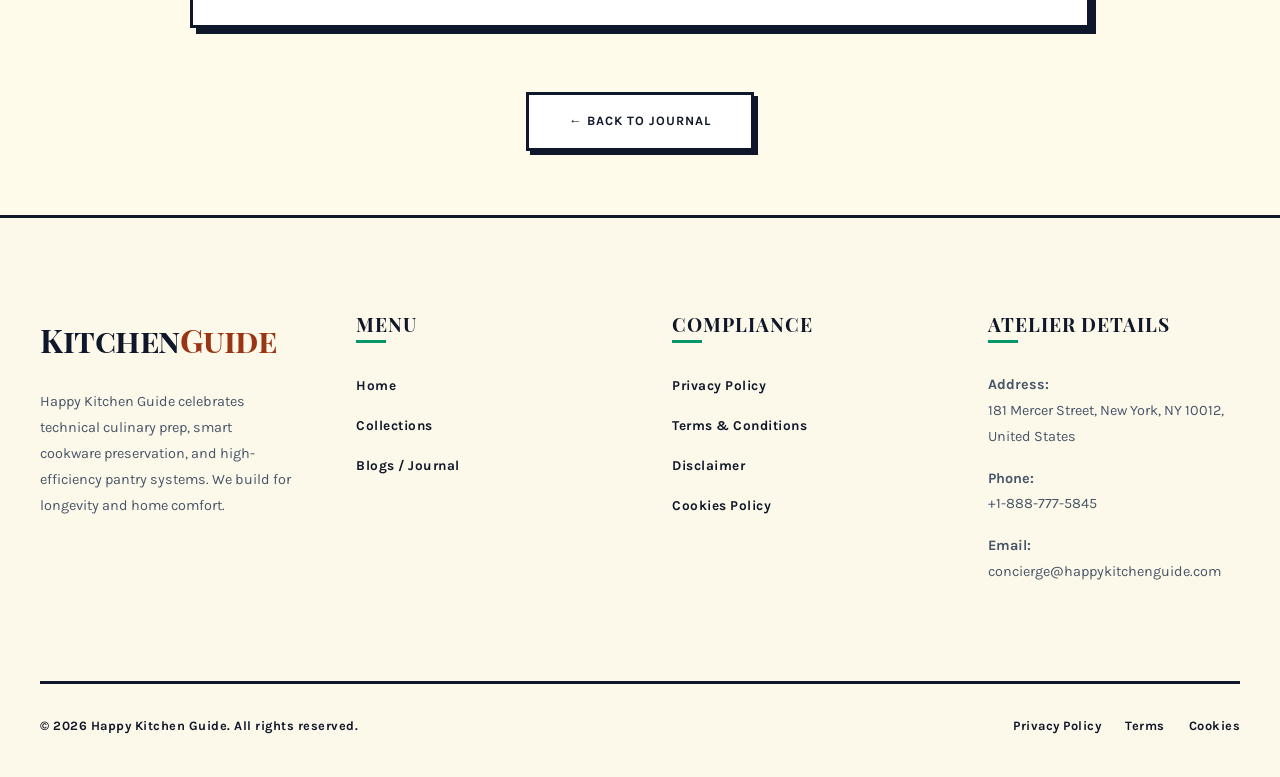
<file: blog/cast-iron-seasoning.html>
<!DOCTYPE html>
<html lang="en">
<head>
    <!-- Google tag (gtag.js) -->
    <script async src="https://www.googletagmanager.com/gtag/js?id=G-0LY0HY7L01"></script>
    <script>
      window.dataLayer = window.dataLayer || [];
      function gtag(){dataLayer.push(arguments);}
      gtag('js', new Date());

      gtag('config', 'G-0LY0HY7L01');
    </script>
    <meta charset="UTF-8">
    <meta name="viewport" content="width=device-width, initial-scale=1.0">
    <meta name="description" content="Learn how to season, clean, and store cast iron cookware. Discover the chemistry of oil polymerization and how to restore rusted pans.">
    <title>Cast Iron Care: How to Season and Clean Skillets | Happy Kitchen Guide</title>
    <link rel="stylesheet" href="../style.css">
</head>
<body>

    <!-- Header Navigation -->
    <header>
        <nav class="navbar">
            <a href="../index.php" class="logo">Kitchen<span>Guide</span></a>
            <ul class="nav-links">
                <li><a href="../index.php">Home</a></li>
                <li><a href="../collections.html">Collections</a></li>
                <li><a href="index.html" class="active">Blogs</a></li>
                <li><a href="../privacy-policy.html">Privacy Policy</a></li>
                <li><a href="../terms.html">Terms & Conditions</a></li>
            </ul>
            <button class="menu-btn" aria-label="Toggle Navigation">
                <span></span>
                <span></span>
                <span></span>
            </button>
        </nav>
    </header>

    <!-- Main Content -->
    <main class="blog-page" style="margin: 0 auto;">
        <div class="blog-meta" style="text-align: center;">Cookware Care &bull; July 21, 2026</div>
        <h1>Cast Iron Care: How to Season, Wash, and Restore Cast Iron Pans</h1>
        <div class="meta-info">By Marcus Thorne &bull; 8 Min Read</div>

        <div class="blog-featured-img">
            <img src="../img/castiron.jpg" alt="Preseasoned cast iron skillet pan on stove" loading="lazy">
        </div>

        <div class="blog-content">
            <p>A cast iron skillet is a legendary kitchen workhorse. It can transition seamlessly from searing a steak on a hot stovetop to baking cornbread in a hot oven. With proper care, a cast iron pan lasts for generations, developing a natural, non-stick cooking surface. However, many home cooks avoid cast iron because they think it is difficult to maintain or clean. The rules of cast iron care—seasoning, washing, and storing—are simple when you understand the basic science of oil polymerization. This guide reviews the chemistry, washing methods, and rust restoration steps to help you care for your cast iron cookware.</p>

            <h2>1. The Science of Seasoning: Oil Polymerization</h2>
            <p>The dark, shiny finish on a cast iron pan is not paint; it is **seasoning**. Seasoning is formed through a chemical process called **polymerization**, where thin layers of oil are baked onto the iron surface at high temperatures. The intense heat causes the liquid fat molecules to bond, creating a hard, plastic-like protective layer that fills the microscopic pores of the iron, preventing rust and creating a natural non-stick surface.</p>
            <p>To season a pan:</p>
            <ul>
                <li><strong>Choose the Right Oil:</strong> Use an oil with high unsaturated fats and a high smoke point, such as flaxseed, grapeseed, or canola oil.</li>
                <li><strong>Apply a Micro-Layer:</strong> Rub a teaspoon of oil across the clean pan, then use a clean paper towel to wipe *almost all* of it off. The layer must be extremely thin to prevent a sticky finish.</li>
                <li><strong>Bake at High Heat:</strong> Place the pan upside down in an oven preheated to 450°F (230°C) for one hour, allowing the oil to polymerize completely. Repeat 2 to 3 times to build a durable base.</li>
            </ul>

            <blockquote>
                "Cast iron seasoning is chemistry. Baking thin layers of unsaturated oils onto the iron creates a natural non-stick surface that lasts for generations."
            </blockquote>

            <h2>2. Washing Guidelines: Soap is Not the Enemy</h2>
            <p>A common myth is that you should never use dish soap on cast iron. This rule dates back to historical soaps made with harsh lye, which could strip the seasoning. Modern liquid dish soaps are gentle and will not damage polymerized oil layers. Follow these washing steps:
            <ul>
                <li><strong>Wash Gently:</strong> Use warm water, a mild dish soap, and a non-abrasive sponge to clean food residues. Avoid harsh steel wool scrubbers, which can scratch the seasoning.</li>
                <li><strong>Use Salt for Stuck Food:</strong> For stubborn, stuck-on food, pour coarse kosher salt into the dry pan and scrub with a dry paper towel. The salt acts as a gentle abrasive, cleaning the pan without scratching the seasoning.</li>
                <li><strong>Dry Immediately:</strong> Water is the enemy of raw iron. Dry the pan completely with a towel, then place it on a warm stovetop burner for 2 minutes to evaporate any remaining moisture.</li>
            </ul>
            </p>

            <h2>3. Preventing Rust and Storing Safely</h2>
            <p>After drying the warm pan, apply a tiny drop of oil (grapeseed or canola) to the interior surface and rub it in with a paper towel. This creates a protective barrier against moisture in the air. Store your pans in a dry cupboard. If you stack your cast iron skillets, place a paper towel between each pan to prevent scratches.</p>

            <h2>4. How to Restore a Rusted Pan</h2>
            <p>If your pan gets wet and rusts, do not throw it away. Cast iron is durable and can be restored. Scrub the rust away using warm soapy water and a steel scouring pad to expose the raw grey iron. Wash and dry the pan completely, then follow the seasoning steps to build a fresh, protective oil coat.</p>

            <p>At Happy Kitchen Guide, we love the utility and history of cast iron cooking. By understanding oil polymerization, washing pans safely, and drying them immediately, you can enjoy a natural non-stick skillet for a lifetime. Protect your cookware, season your pans, and cook with confidence.</p>
        </div>
        
        <div style="text-align: center; margin: 4rem 0;">
            <a href="index.html" class="btn btn-secondary">&larr; Back to Journal</a>
        </div>
    </main>

    <!-- Footer -->
    <footer>
        <div class="footer-container">
            <div class="footer-col" style="flex: 1.5;">
                <a href="../index.php" class="logo" style="margin-bottom: 1.5rem; display: inline-block;">Kitchen<span>Guide</span></a>
                <p>Happy Kitchen Guide celebrates technical culinary prep, smart cookware preservation, and high-efficiency pantry systems. We build for longevity and home comfort.</p>
            </div>
            <div class="footer-col">
                <h4>Menu</h4>
                <ul>
                    <li><a href="../index.php">Home</a></li>
                    <li><a href="../collections.html">Collections</a></li>
                    <li><a href="index.html">Blogs / Journal</a></li>
                </ul>
            </div>
            <div class="footer-col">
                <h4>Compliance</h4>
                <ul>
                    <li><a href="../privacy-policy.html">Privacy Policy</a></li>
                    <li><a href="../terms.html">Terms & Conditions</a></li>
                    <li><a href="../disclaimer.html">Disclaimer</a></li>
                    <li><a href="../cookies.html">Cookies Policy</a></li>
                </ul>
            </div>
            <div class="footer-col" style="flex: 1.2;">
                <h4>Atelier Details</h4>
                <p><strong>Address:</strong><br>181 Mercer Street, New York, NY 10012, United States</p>
                <p><strong>Phone:</strong><br>+1-888-777-5845</p>
                <p><strong>Email:</strong><br>concierge@happykitchenguide.com</p>
            </div>
        </div>
        <div class="footer-bottom">
            <p>&copy; 2026 Happy Kitchen Guide. All rights reserved.</p>
            <div class="footer-bottom-links">
                <a href="../privacy-policy.html">Privacy Policy</a>
                <a href="../terms.html">Terms</a>
                <a href="../cookies.html">Cookies</a>
            </div>
        </div>
    </footer>

    <script src="../script.js"></script>
</body>
</html>
</file>
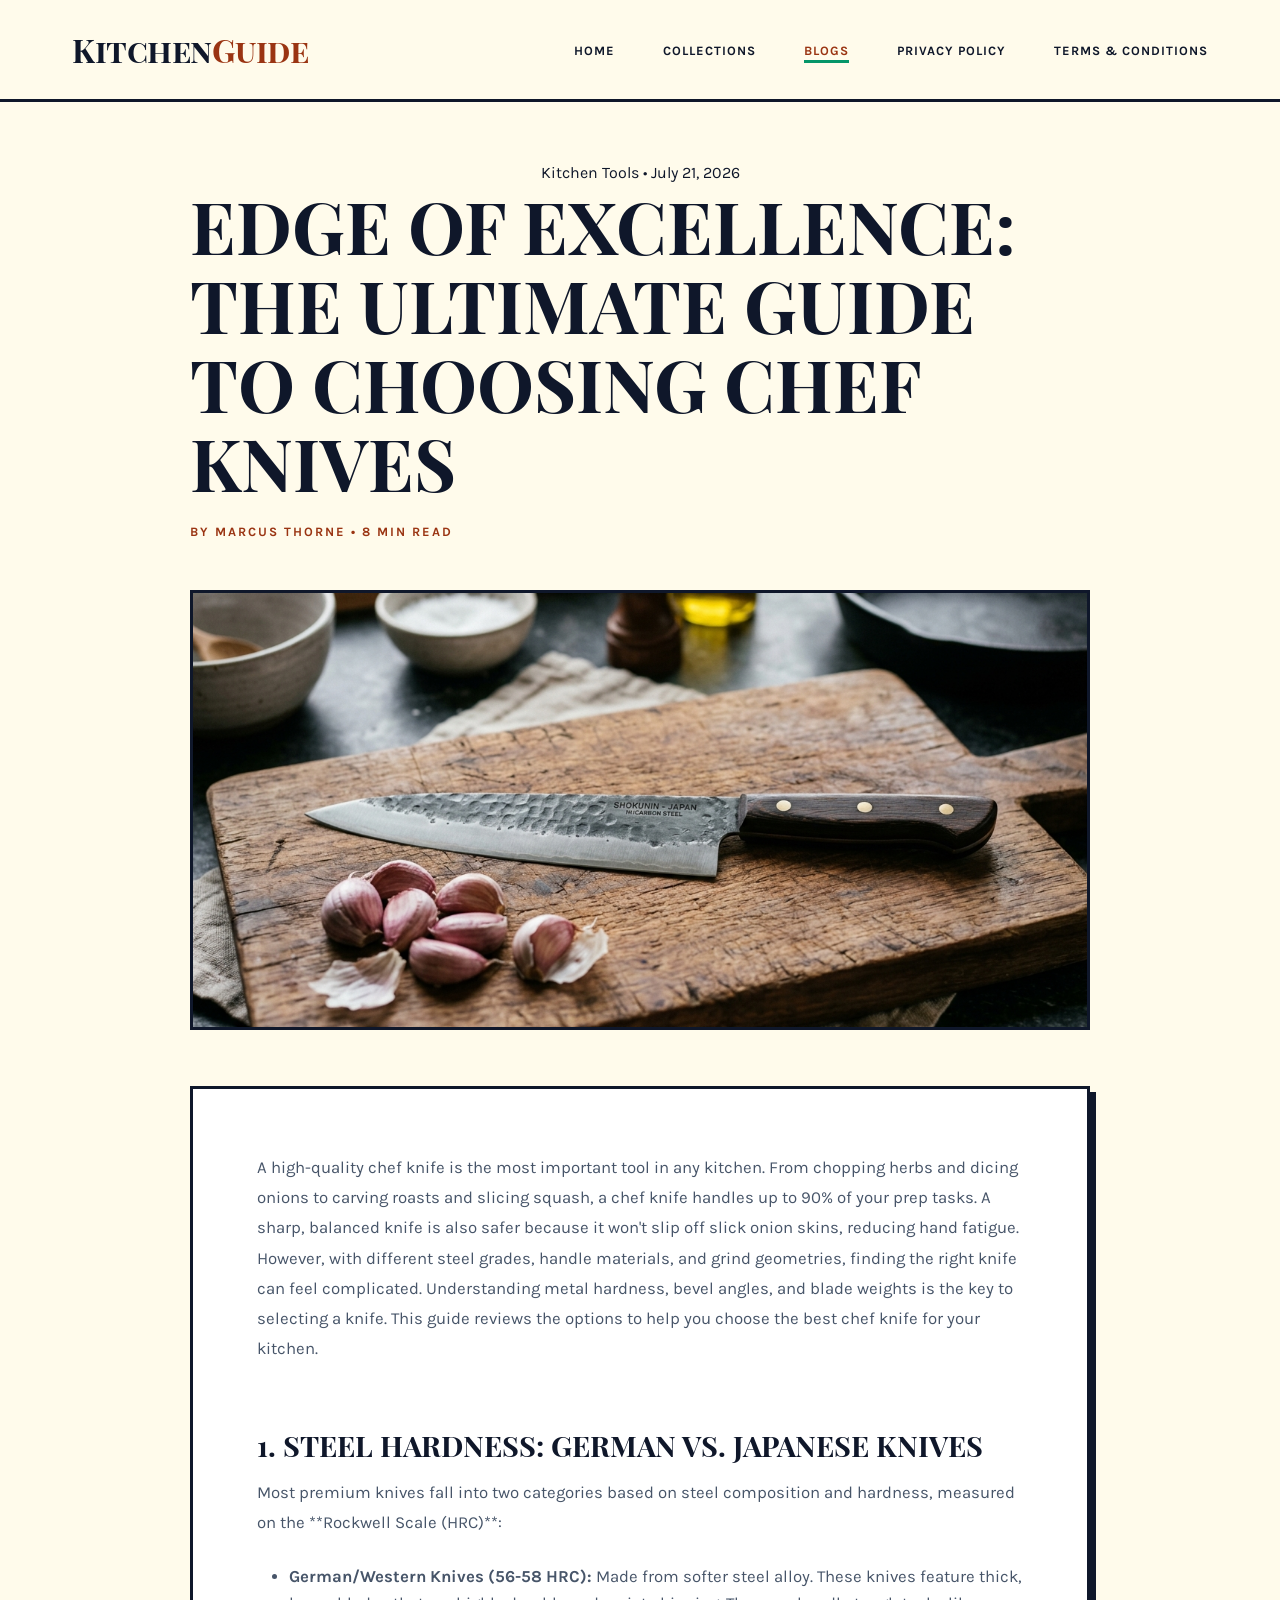
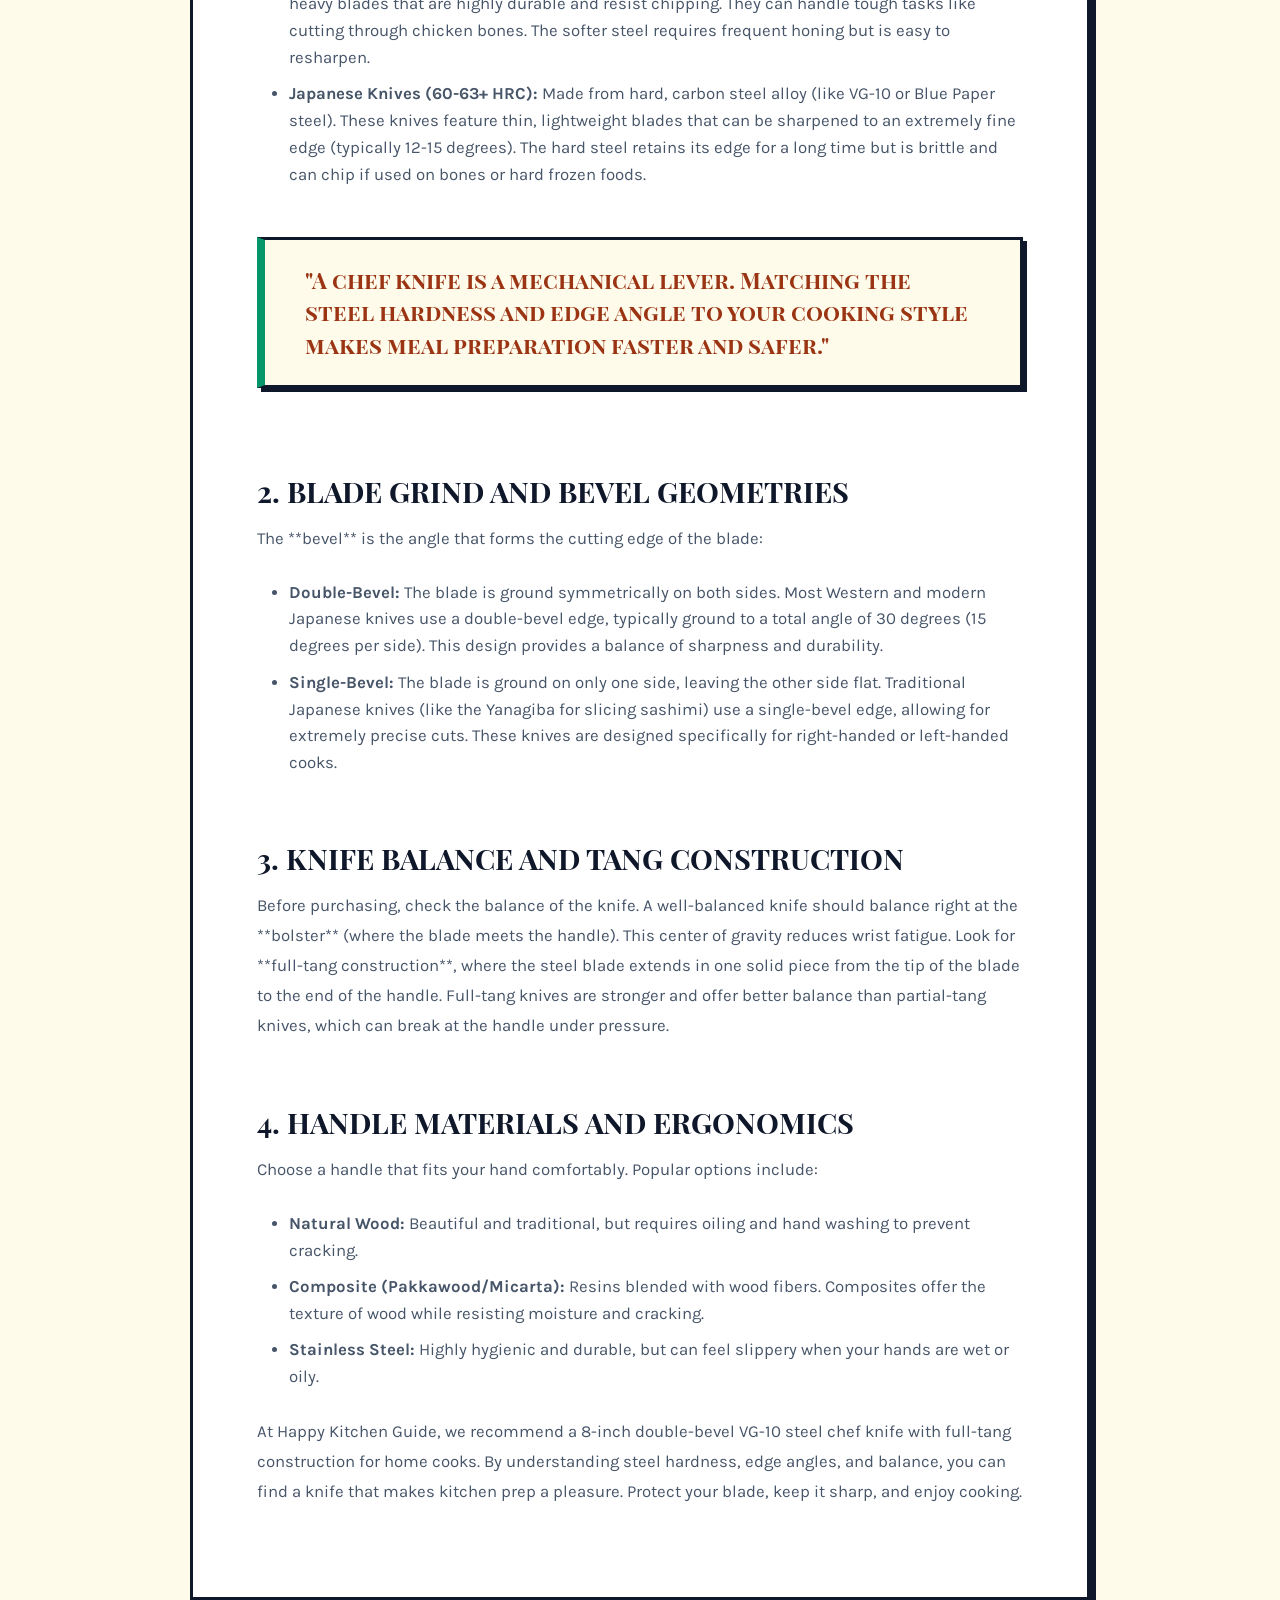
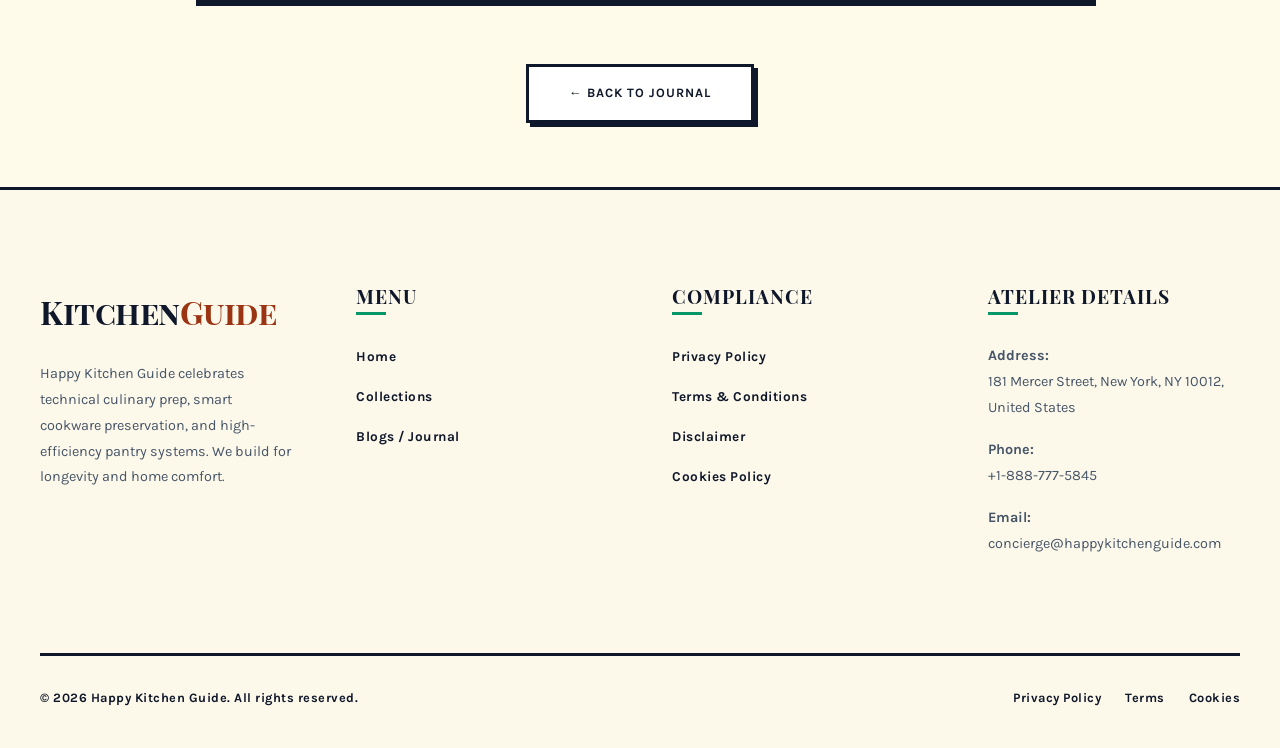
<file: blog/chef-knife-guide.html>
<!DOCTYPE html>
<html lang="en">
<head>
    <!-- Google tag (gtag.js) -->
    <script async src="https://www.googletagmanager.com/gtag/js?id=G-0LY0HY7L01"></script>
    <script>
      window.dataLayer = window.dataLayer || [];
      function gtag(){dataLayer.push(arguments);}
      gtag('js', new Date());

      gtag('config', 'G-0LY0HY7L01');
    </script>
    <meta charset="UTF-8">
    <meta name="viewport" content="width=device-width, initial-scale=1.0">
    <meta name="description" content="Discover how to choose the perfect chef knife. Learn about steel grades, double-bevel grind geometries, balance weights, and handle comfort.">
    <title>Edge of Excellence: The Chef Knife Guide | Happy Kitchen Guide</title>
    <link rel="stylesheet" href="../style.css">
</head>
<body>

    <!-- Header Navigation -->
    <header>
        <nav class="navbar">
            <a href="../index.php" class="logo">Kitchen<span>Guide</span></a>
            <ul class="nav-links">
                <li><a href="../index.php">Home</a></li>
                <li><a href="../collections.html">Collections</a></li>
                <li><a href="index.html" class="active">Blogs</a></li>
                <li><a href="../privacy-policy.html">Privacy Policy</a></li>
                <li><a href="../terms.html">Terms & Conditions</a></li>
            </ul>
            <button class="menu-btn" aria-label="Toggle Navigation">
                <span></span>
                <span></span>
                <span></span>
            </button>
        </nav>
    </header>

    <!-- Main Content -->
    <main class="blog-page" style="margin: 0 auto;">
        <div class="blog-meta" style="text-align: center;">Kitchen Tools &bull; July 21, 2026</div>
        <h1>Edge of Excellence: The Ultimate Guide to Choosing Chef Knives</h1>
        <div class="meta-info">By Marcus Thorne &bull; 8 Min Read</div>

        <div class="blog-featured-img">
            <img src="../img/knife.jpg" alt="Professional chef knife lined up on wooden board" loading="lazy">
        </div>

        <div class="blog-content">
            <p>A high-quality chef knife is the most important tool in any kitchen. From chopping herbs and dicing onions to carving roasts and slicing squash, a chef knife handles up to 90% of your prep tasks. A sharp, balanced knife is also safer because it won't slip off slick onion skins, reducing hand fatigue. However, with different steel grades, handle materials, and grind geometries, finding the right knife can feel complicated. Understanding metal hardness, bevel angles, and blade weights is the key to selecting a knife. This guide reviews the options to help you choose the best chef knife for your kitchen.</p>

            <h2>1. Steel Hardness: German vs. Japanese Knives</h2>
            <p>Most premium knives fall into two categories based on steel composition and hardness, measured on the **Rockwell Scale (HRC)**:</p>
            <ul>
                <li><strong>German/Western Knives (56-58 HRC):</strong> Made from softer steel alloy. These knives feature thick, heavy blades that are highly durable and resist chipping. They can handle tough tasks like cutting through chicken bones. The softer steel requires frequent honing but is easy to resharpen.</li>
                <li><strong>Japanese Knives (60-63+ HRC):</strong> Made from hard, carbon steel alloy (like VG-10 or Blue Paper steel). These knives feature thin, lightweight blades that can be sharpened to an extremely fine edge (typically 12-15 degrees). The hard steel retains its edge for a long time but is brittle and can chip if used on bones or hard frozen foods.</li>
            </ul>

            <blockquote>
                "A chef knife is a mechanical lever. Matching the steel hardness and edge angle to your cooking style makes meal preparation faster and safer."
            </blockquote>

            <h2>2. Blade Grind and Bevel Geometries</h2>
            <p>The **bevel** is the angle that forms the cutting edge of the blade:</p>
            <ul>
                <li><strong>Double-Bevel:</strong> The blade is ground symmetrically on both sides. Most Western and modern Japanese knives use a double-bevel edge, typically ground to a total angle of 30 degrees (15 degrees per side). This design provides a balance of sharpness and durability.</li>
                <li><strong>Single-Bevel:</strong> The blade is ground on only one side, leaving the other side flat. Traditional Japanese knives (like the Yanagiba for slicing sashimi) use a single-bevel edge, allowing for extremely precise cuts. These knives are designed specifically for right-handed or left-handed cooks.</li>
            </ul>

            <h2>3. Knife Balance and Tang Construction</h2>
            <p>Before purchasing, check the balance of the knife. A well-balanced knife should balance right at the **bolster** (where the blade meets the handle). This center of gravity reduces wrist fatigue. Look for **full-tang construction**, where the steel blade extends in one solid piece from the tip of the blade to the end of the handle. Full-tang knives are stronger and offer better balance than partial-tang knives, which can break at the handle under pressure.</p>

            <h2>4. Handle Materials and Ergonomics</h2>
            <p>Choose a handle that fits your hand comfortably. Popular options include:
            <ul>
                <li><strong>Natural Wood:</strong> Beautiful and traditional, but requires oiling and hand washing to prevent cracking.</li>
                <li><strong>Composite (Pakkawood/Micarta):</strong> Resins blended with wood fibers. Composites offer the texture of wood while resisting moisture and cracking.</li>
                <li><strong>Stainless Steel:</strong> Highly hygienic and durable, but can feel slippery when your hands are wet or oily.</li>
            </ul>
            </p>

            <p>At Happy Kitchen Guide, we recommend a 8-inch double-bevel VG-10 steel chef knife with full-tang construction for home cooks. By understanding steel hardness, edge angles, and balance, you can find a knife that makes kitchen prep a pleasure. Protect your blade, keep it sharp, and enjoy cooking.</p>
        </div>
        
        <div style="text-align: center; margin: 4rem 0;">
            <a href="index.html" class="btn btn-secondary">&larr; Back to Journal</a>
        </div>
    </main>

    <!-- Footer -->
    <footer>
        <div class="footer-container">
            <div class="footer-col" style="flex: 1.5;">
                <a href="../index.php" class="logo" style="margin-bottom: 1.5rem; display: inline-block;">Kitchen<span>Guide</span></a>
                <p>Happy Kitchen Guide celebrates technical culinary prep, smart cookware preservation, and high-efficiency pantry systems. We build for longevity and home comfort.</p>
            </div>
            <div class="footer-col">
                <h4>Menu</h4>
                <ul>
                    <li><a href="../index.php">Home</a></li>
                    <li><a href="../collections.html">Collections</a></li>
                    <li><a href="index.html">Blogs / Journal</a></li>
                </ul>
            </div>
            <div class="footer-col">
                <h4>Compliance</h4>
                <ul>
                    <li><a href="../privacy-policy.html">Privacy Policy</a></li>
                    <li><a href="../terms.html">Terms & Conditions</a></li>
                    <li><a href="../disclaimer.html">Disclaimer</a></li>
                    <li><a href="../cookies.html">Cookies Policy</a></li>
                </ul>
            </div>
            <div class="footer-col" style="flex: 1.2;">
                <h4>Atelier Details</h4>
                <p><strong>Address:</strong><br>181 Mercer Street, New York, NY 10012, United States</p>
                <p><strong>Phone:</strong><br>+1-888-777-5845</p>
                <p><strong>Email:</strong><br>concierge@happykitchenguide.com</p>
            </div>
        </div>
        <div class="footer-bottom">
            <p>&copy; 2026 Happy Kitchen Guide. All rights reserved.</p>
            <div class="footer-bottom-links">
                <a href="../privacy-policy.html">Privacy Policy</a>
                <a href="../terms.html">Terms</a>
                <a href="../cookies.html">Cookies</a>
            </div>
        </div>
    </footer>

    <script src="../script.js"></script>
</body>
</html>
</file>
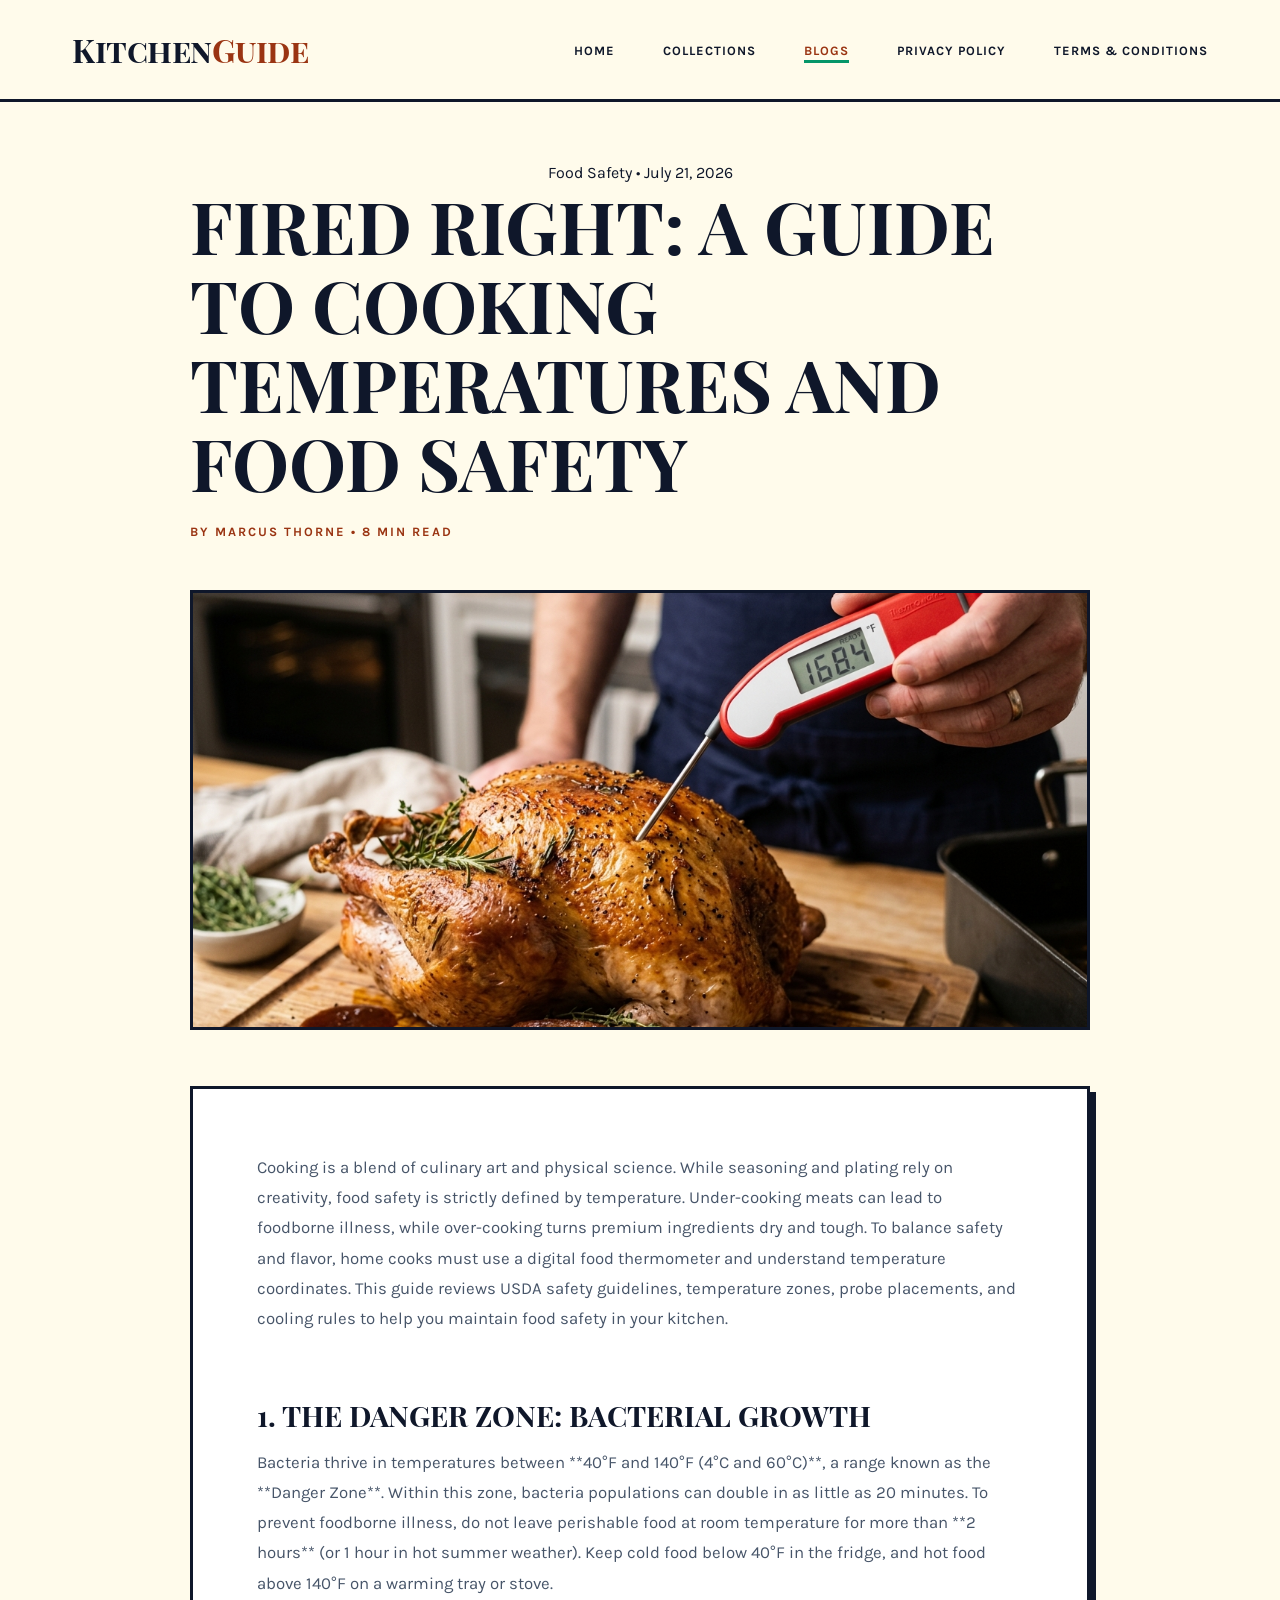
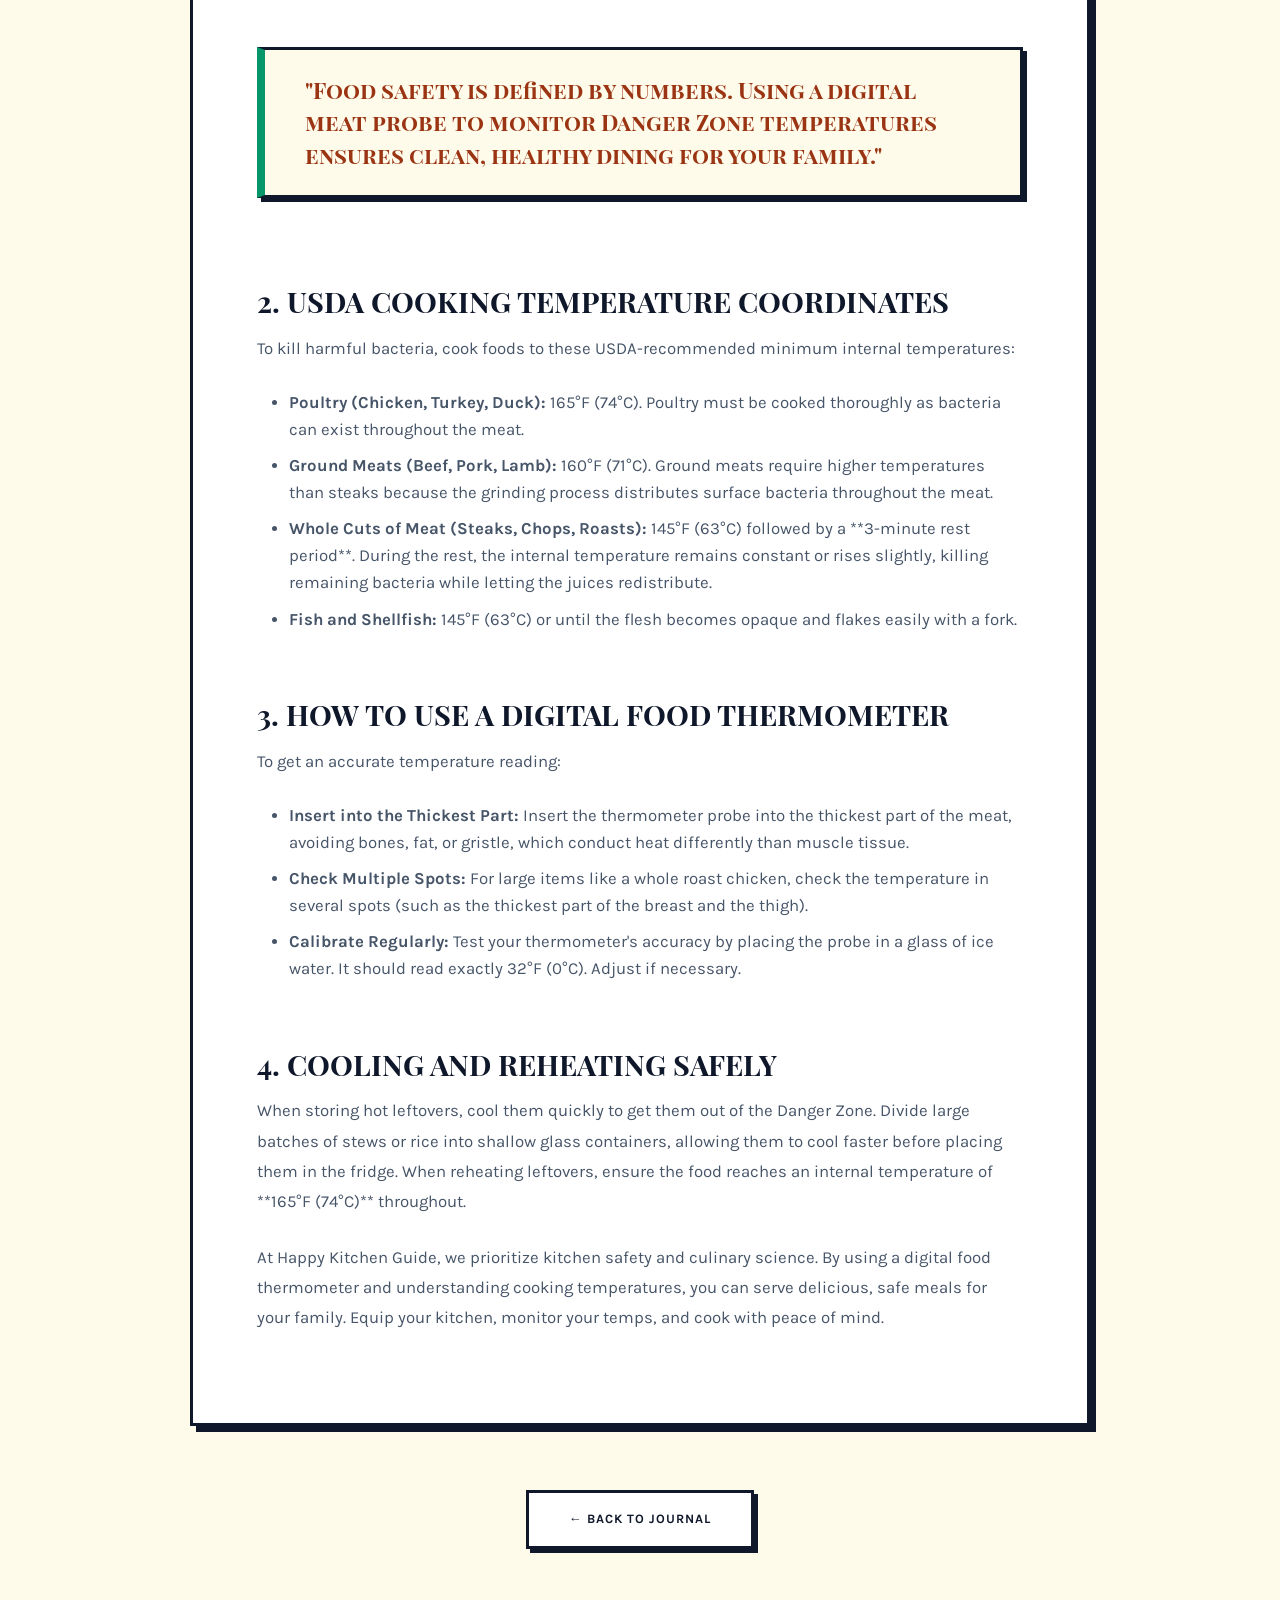
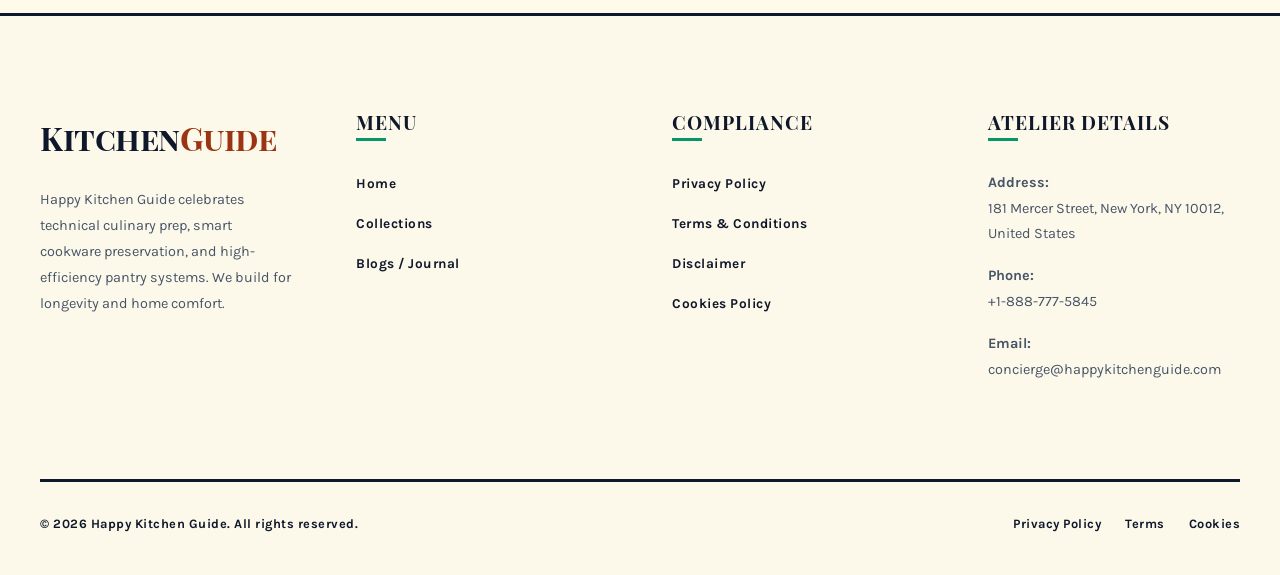
<file: blog/cooking-temperatures-safety.html>
<!DOCTYPE html>
<html lang="en">
<head>
    <!-- Google tag (gtag.js) -->
    <script async src="https://www.googletagmanager.com/gtag/js?id=G-0LY0HY7L01"></script>
    <script>
      window.dataLayer = window.dataLayer || [];
      function gtag(){dataLayer.push(arguments);}
      gtag('js', new Date());

      gtag('config', 'G-0LY0HY7L01');
    </script>
    <meta charset="UTF-8">
    <meta name="viewport" content="width=device-width, initial-scale=1.0">
    <meta name="description" content="Learn about food safety cooking temperatures. Discover USDA safety coordinates, meat probe thermometer placements, and cooling guidelines.">
    <title>Fired Right: Guide to Cooking Temperatures | Happy Kitchen Guide</title>
    <link rel="stylesheet" href="../style.css">
</head>
<body>

    <!-- Header Navigation -->
    <header>
        <nav class="navbar">
            <a href="../index.php" class="logo">Kitchen<span>Guide</span></a>
            <ul class="nav-links">
                <li><a href="../index.php">Home</a></li>
                <li><a href="../collections.html">Collections</a></li>
                <li><a href="index.html" class="active">Blogs</a></li>
                <li><a href="../privacy-policy.html">Privacy Policy</a></li>
                <li><a href="../terms.html">Terms & Conditions</a></li>
            </ul>
            <button class="menu-btn" aria-label="Toggle Navigation">
                <span></span>
                <span></span>
                <span></span>
            </button>
        </nav>
    </header>

    <!-- Main Content -->
    <main class="blog-page" style="margin: 0 auto;">
        <div class="blog-meta" style="text-align: center;">Food Safety &bull; July 21, 2026</div>
        <h1>Fired Right: A Guide to Cooking Temperatures and Food Safety</h1>
        <div class="meta-info">By Marcus Thorne &bull; 8 Min Read</div>

        <div class="blog-featured-img">
            <img src="../img/safetytemp.jpg" alt="Meat cooking with temperature probe detailing" loading="lazy">
        </div>

        <div class="blog-content">
            <p>Cooking is a blend of culinary art and physical science. While seasoning and plating rely on creativity, food safety is strictly defined by temperature. Under-cooking meats can lead to foodborne illness, while over-cooking turns premium ingredients dry and tough. To balance safety and flavor, home cooks must use a digital food thermometer and understand temperature coordinates. This guide reviews USDA safety guidelines, temperature zones, probe placements, and cooling rules to help you maintain food safety in your kitchen.</p>

            <h2>1. The Danger Zone: Bacterial Growth</h2>
            <p>Bacteria thrive in temperatures between **40°F and 140°F (4°C and 60°C)**, a range known as the **Danger Zone**. Within this zone, bacteria populations can double in as little as 20 minutes. To prevent foodborne illness, do not leave perishable food at room temperature for more than **2 hours** (or 1 hour in hot summer weather). Keep cold food below 40°F in the fridge, and hot food above 140°F on a warming tray or stove.</p>

            <blockquote>
                "Food safety is defined by numbers. Using a digital meat probe to monitor Danger Zone temperatures ensures clean, healthy dining for your family."
            </blockquote>

            <h2>2. USDA Cooking Temperature Coordinates</h2>
            <p>To kill harmful bacteria, cook foods to these USDA-recommended minimum internal temperatures:</p>
            <ul>
                <li><strong>Poultry (Chicken, Turkey, Duck):</strong> 165°F (74°C). Poultry must be cooked thoroughly as bacteria can exist throughout the meat.</li>
                <li><strong>Ground Meats (Beef, Pork, Lamb):</strong> 160°F (71°C). Ground meats require higher temperatures than steaks because the grinding process distributes surface bacteria throughout the meat.</li>
                <li><strong>Whole Cuts of Meat (Steaks, Chops, Roasts):</strong> 145°F (63°C) followed by a **3-minute rest period**. During the rest, the internal temperature remains constant or rises slightly, killing remaining bacteria while letting the juices redistribute.</li>
                <li><strong>Fish and Shellfish:</strong> 145°F (63°C) or until the flesh becomes opaque and flakes easily with a fork.</li>
            </ul>

            <h2>3. How to Use a Digital Food Thermometer</h2>
            <p>To get an accurate temperature reading:
            <ul>
                <li><strong>Insert into the Thickest Part:</strong> Insert the thermometer probe into the thickest part of the meat, avoiding bones, fat, or gristle, which conduct heat differently than muscle tissue.</li>
                <li><strong>Check Multiple Spots:</strong> For large items like a whole roast chicken, check the temperature in several spots (such as the thickest part of the breast and the thigh).</li>
                <li><strong>Calibrate Regularly:</strong> Test your thermometer's accuracy by placing the probe in a glass of ice water. It should read exactly 32°F (0°C). Adjust if necessary.</li>
            </ul>
            </p>

            <h2>4. Cooling and Reheating Safely</h2>
            <p>When storing hot leftovers, cool them quickly to get them out of the Danger Zone. Divide large batches of stews or rice into shallow glass containers, allowing them to cool faster before placing them in the fridge. When reheating leftovers, ensure the food reaches an internal temperature of **165°F (74°C)** throughout.</p>

            <p>At Happy Kitchen Guide, we prioritize kitchen safety and culinary science. By using a digital food thermometer and understanding cooking temperatures, you can serve delicious, safe meals for your family. Equip your kitchen, monitor your temps, and cook with peace of mind.</p>
        </div>
        
        <div style="text-align: center; margin: 4rem 0;">
            <a href="index.html" class="btn btn-secondary">&larr; Back to Journal</a>
        </div>
    </main>

    <!-- Footer -->
    <footer>
        <div class="footer-container">
            <div class="footer-col" style="flex: 1.5;">
                <a href="../index.php" class="logo" style="margin-bottom: 1.5rem; display: inline-block;">Kitchen<span>Guide</span></a>
                <p>Happy Kitchen Guide celebrates technical culinary prep, smart cookware preservation, and high-efficiency pantry systems. We build for longevity and home comfort.</p>
            </div>
            <div class="footer-col">
                <h4>Menu</h4>
                <ul>
                    <li><a href="../index.php">Home</a></li>
                    <li><a href="../collections.html">Collections</a></li>
                    <li><a href="index.html">Blogs / Journal</a></li>
                </ul>
            </div>
            <div class="footer-col">
                <h4>Compliance</h4>
                <ul>
                    <li><a href="../privacy-policy.html">Privacy Policy</a></li>
                    <li><a href="../terms.html">Terms & Conditions</a></li>
                    <li><a href="../disclaimer.html">Disclaimer</a></li>
                    <li><a href="../cookies.html">Cookies Policy</a></li>
                </ul>
            </div>
            <div class="footer-col" style="flex: 1.2;">
                <h4>Atelier Details</h4>
                <p><strong>Address:</strong><br>181 Mercer Street, New York, NY 10012, United States</p>
                <p><strong>Phone:</strong><br>+1-888-777-5845</p>
                <p><strong>Email:</strong><br>concierge@happykitchenguide.com</p>
            </div>
        </div>
        <div class="footer-bottom">
            <p>&copy; 2026 Happy Kitchen Guide. All rights reserved.</p>
            <div class="footer-bottom-links">
                <a href="../privacy-policy.html">Privacy Policy</a>
                <a href="../terms.html">Terms</a>
                <a href="../cookies.html">Cookies</a>
            </div>
        </div>
    </footer>

    <script src="../script.js"></script>
</body>
</html>
</file>
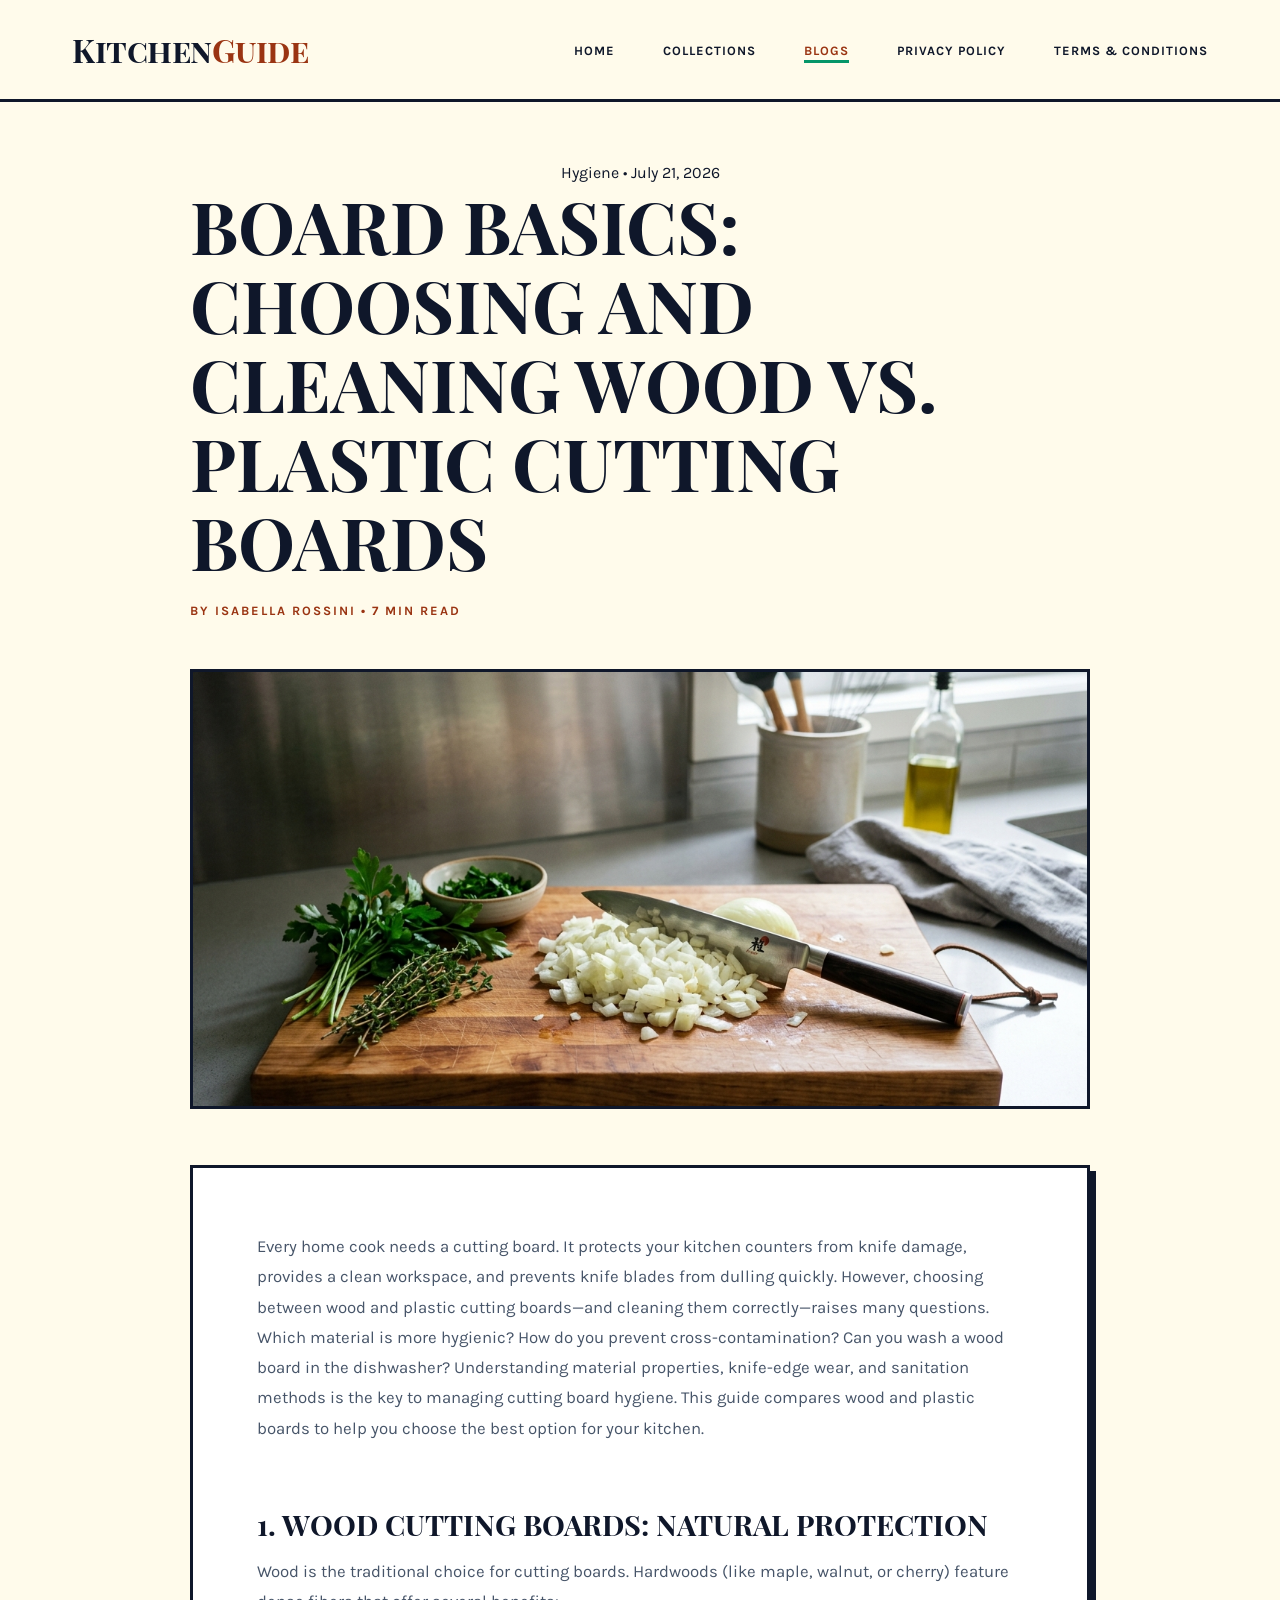
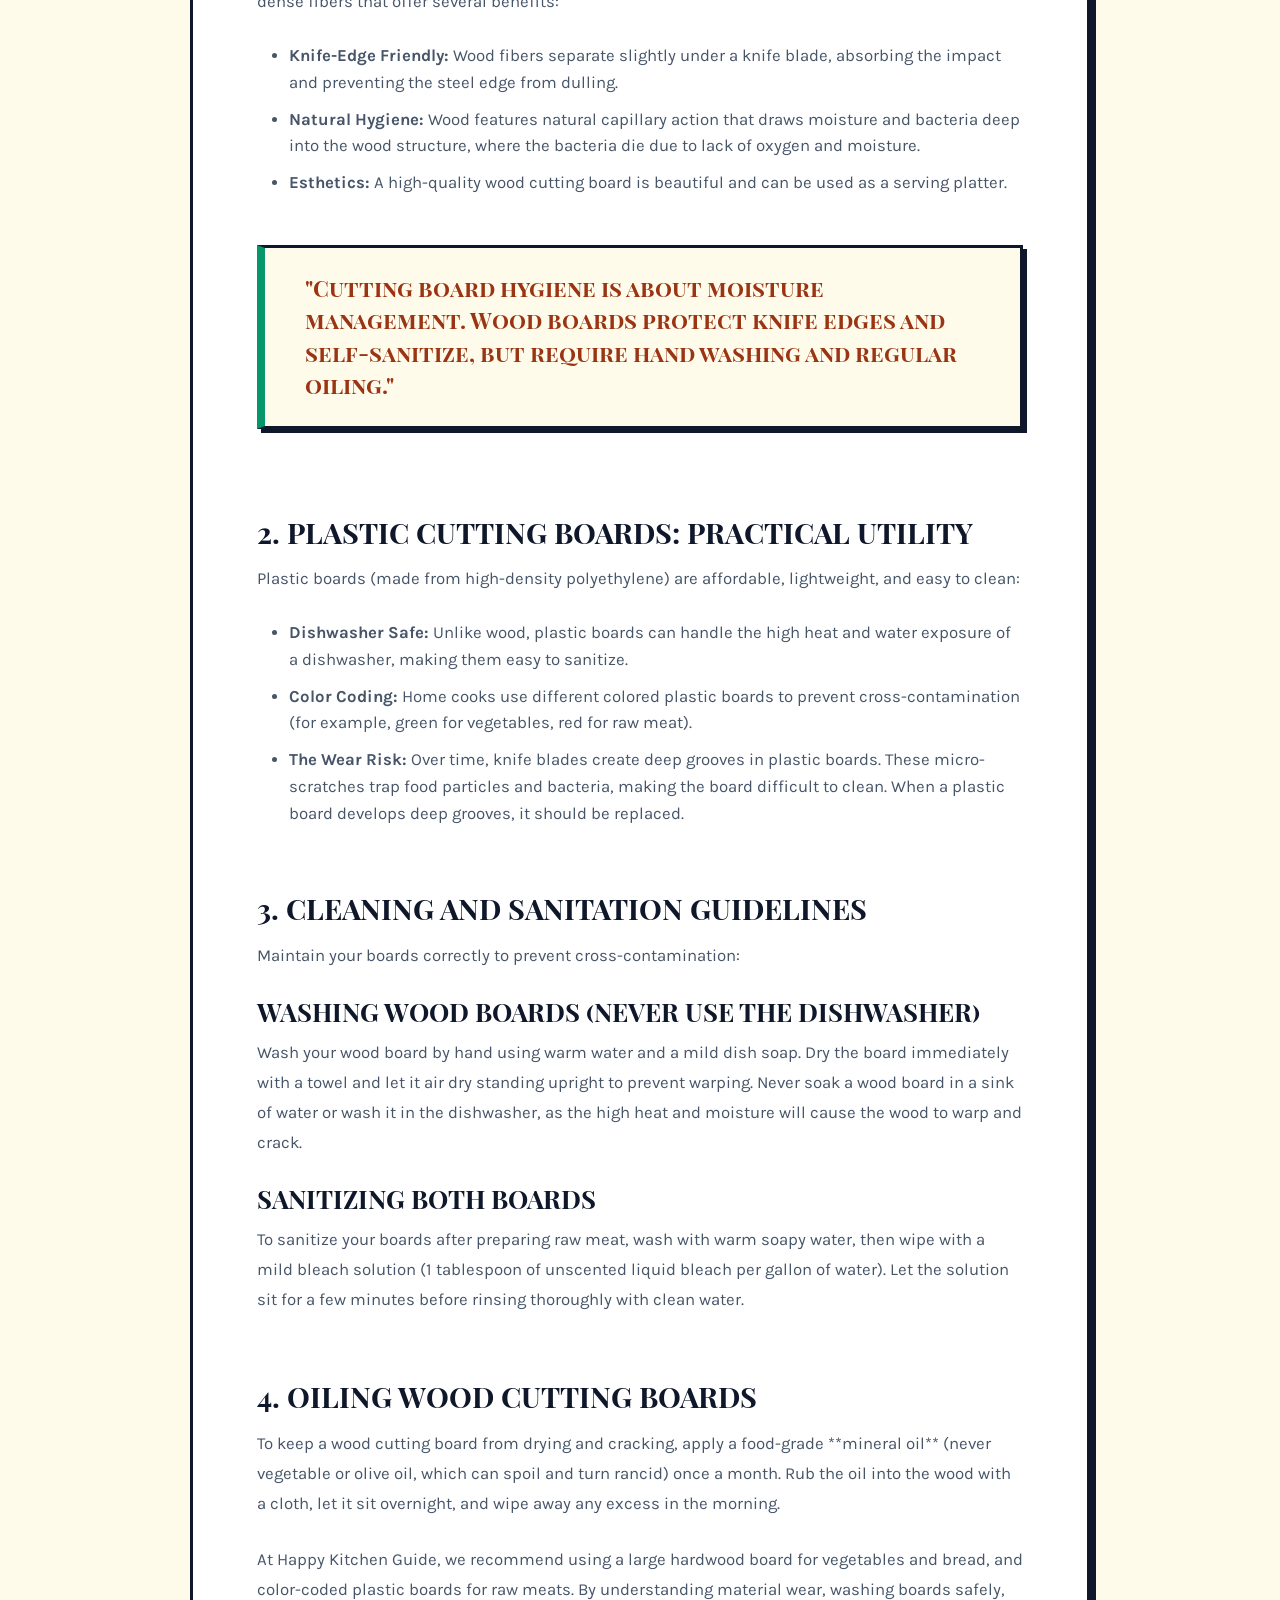
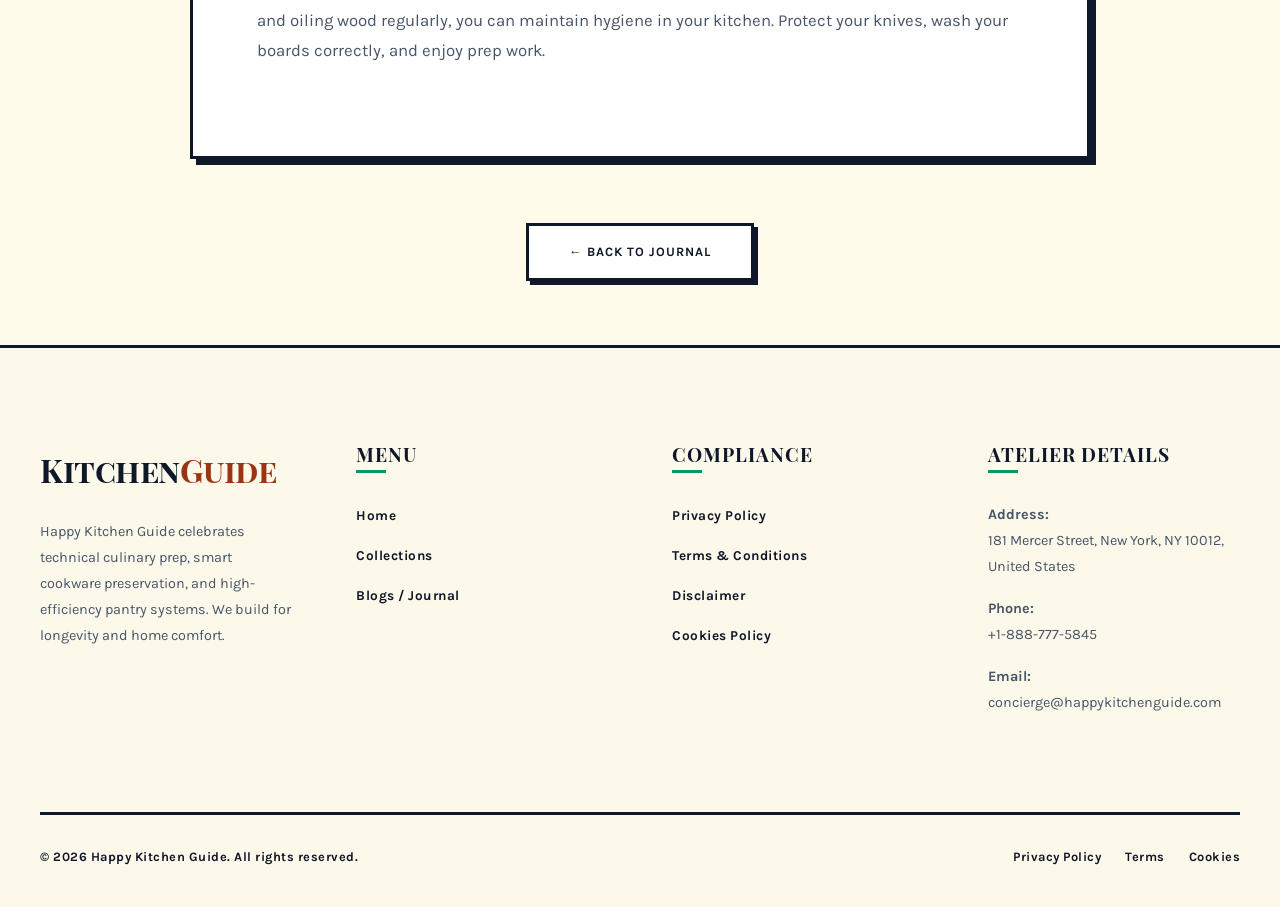
<file: blog/cutting-board-hygiene.html>
<!DOCTYPE html>
<html lang="en">
<head>
    <!-- Google tag (gtag.js) -->
    <script async src="https://www.googletagmanager.com/gtag/js?id=G-0LY0HY7L01"></script>
    <script>
      window.dataLayer = window.dataLayer || [];
      function gtag(){dataLayer.push(arguments);}
      gtag('js', new Date());

      gtag('config', 'G-0LY0HY7L01');
    </script>
    <meta charset="UTF-8">
    <meta name="viewport" content="width=device-width, initial-scale=1.0">
    <meta name="description" content="Discover how to choose and clean cutting boards. Compare wood vs plastic boards, knife edge wear, and proper sanitation methods.">
    <title>Board Basics: Wood vs. Plastic Cutting Boards | Happy Kitchen Guide</title>
    <link rel="stylesheet" href="../style.css">
</head>
<body>

    <!-- Header Navigation -->
    <header>
        <nav class="navbar">
            <a href="../index.php" class="logo">Kitchen<span>Guide</span></a>
            <ul class="nav-links">
                <li><a href="../index.php">Home</a></li>
                <li><a href="../collections.html">Collections</a></li>
                <li><a href="index.html" class="active">Blogs</a></li>
                <li><a href="../privacy-policy.html">Privacy Policy</a></li>
                <li><a href="../terms.html">Terms & Conditions</a></li>
            </ul>
            <button class="menu-btn" aria-label="Toggle Navigation">
                <span></span>
                <span></span>
                <span></span>
            </button>
        </nav>
    </header>

    <!-- Main Content -->
    <main class="blog-page" style="margin: 0 auto;">
        <div class="blog-meta" style="text-align: center;">Hygiene &bull; July 21, 2026</div>
        <h1>Board Basics: Choosing and Cleaning Wood vs. Plastic Cutting Boards</h1>
        <div class="meta-info">By Isabella Rossini &bull; 7 Min Read</div>

        <div class="blog-featured-img">
            <img src="../img/cuttingboard.jpg" alt="Wooden cutting board with vegetable prep" loading="lazy">
        </div>

        <div class="blog-content">
            <p>Every home cook needs a cutting board. It protects your kitchen counters from knife damage, provides a clean workspace, and prevents knife blades from dulling quickly. However, choosing between wood and plastic cutting boards—and cleaning them correctly—raises many questions. Which material is more hygienic? How do you prevent cross-contamination? Can you wash a wood board in the dishwasher? Understanding material properties, knife-edge wear, and sanitation methods is the key to managing cutting board hygiene. This guide compares wood and plastic boards to help you choose the best option for your kitchen.</p>

            <h2>1. Wood Cutting Boards: Natural Protection</h2>
            <p>Wood is the traditional choice for cutting boards. Hardwoods (like maple, walnut, or cherry) feature dense fibers that offer several benefits:</p>
            <ul>
                <li><strong>Knife-Edge Friendly:</strong> Wood fibers separate slightly under a knife blade, absorbing the impact and preventing the steel edge from dulling.</li>
                <li><strong>Natural Hygiene:</strong> Wood features natural capillary action that draws moisture and bacteria deep into the wood structure, where the bacteria die due to lack of oxygen and moisture.</li>
                <li><strong>Esthetics:</strong> A high-quality wood cutting board is beautiful and can be used as a serving platter.</li>
            </ul>

            <blockquote>
                "Cutting board hygiene is about moisture management. Wood boards protect knife edges and self-sanitize, but require hand washing and regular oiling."
            </blockquote>

            <h2>2. Plastic Cutting Boards: Practical Utility</h2>
            <p>Plastic boards (made from high-density polyethylene) are affordable, lightweight, and easy to clean:</p>
            <ul>
                <li><strong>Dishwasher Safe:</strong> Unlike wood, plastic boards can handle the high heat and water exposure of a dishwasher, making them easy to sanitize.</li>
                <li><strong>Color Coding:</strong> Home cooks use different colored plastic boards to prevent cross-contamination (for example, green for vegetables, red for raw meat).</li>
                <li><strong>The Wear Risk:</strong> Over time, knife blades create deep grooves in plastic boards. These micro-scratches trap food particles and bacteria, making the board difficult to clean. When a plastic board develops deep grooves, it should be replaced.</li>
            </ul>

            <h2>3. Cleaning and Sanitation Guidelines</h2>
            <p>Maintain your boards correctly to prevent cross-contamination:
            
            <h3>Washing Wood Boards (Never use the dishwasher)</h3>
            <p>Wash your wood board by hand using warm water and a mild dish soap. Dry the board immediately with a towel and let it air dry standing upright to prevent warping. Never soak a wood board in a sink of water or wash it in the dishwasher, as the high heat and moisture will cause the wood to warp and crack.</p>

            <h3>Sanitizing Both Boards</h3>
            <p>To sanitize your boards after preparing raw meat, wash with warm soapy water, then wipe with a mild bleach solution (1 tablespoon of unscented liquid bleach per gallon of water). Let the solution sit for a few minutes before rinsing thoroughly with clean water.</p>
            </p>

            <h2>4. Oiling Wood Cutting Boards</h2>
            <p>To keep a wood cutting board from drying and cracking, apply a food-grade **mineral oil** (never vegetable or olive oil, which can spoil and turn rancid) once a month. Rub the oil into the wood with a cloth, let it sit overnight, and wipe away any excess in the morning.</p>

            <p>At Happy Kitchen Guide, we recommend using a large hardwood board for vegetables and bread, and color-coded plastic boards for raw meats. By understanding material wear, washing boards safely, and oiling wood regularly, you can maintain hygiene in your kitchen. Protect your knives, wash your boards correctly, and enjoy prep work.</p>
        </div>
        
        <div style="text-align: center; margin: 4rem 0;">
            <a href="index.html" class="btn btn-secondary">&larr; Back to Journal</a>
        </div>
    </main>

    <!-- Footer -->
    <footer>
        <div class="footer-container">
            <div class="footer-col" style="flex: 1.5;">
                <a href="../index.php" class="logo" style="margin-bottom: 1.5rem; display: inline-block;">Kitchen<span>Guide</span></a>
                <p>Happy Kitchen Guide celebrates technical culinary prep, smart cookware preservation, and high-efficiency pantry systems. We build for longevity and home comfort.</p>
            </div>
            <div class="footer-col">
                <h4>Menu</h4>
                <ul>
                    <li><a href="../index.php">Home</a></li>
                    <li><a href="../collections.html">Collections</a></li>
                    <li><a href="index.html">Blogs / Journal</a></li>
                </ul>
            </div>
            <div class="footer-col">
                <h4>Compliance</h4>
                <ul>
                    <li><a href="../privacy-policy.html">Privacy Policy</a></li>
                    <li><a href="../terms.html">Terms & Conditions</a></li>
                    <li><a href="../disclaimer.html">Disclaimer</a></li>
                    <li><a href="../cookies.html">Cookies Policy</a></li>
                </ul>
            </div>
            <div class="footer-col" style="flex: 1.2;">
                <h4>Atelier Details</h4>
                <p><strong>Address:</strong><br>181 Mercer Street, New York, NY 10012, United States</p>
                <p><strong>Phone:</strong><br>+1-888-777-5845</p>
                <p><strong>Email:</strong><br>concierge@happykitchenguide.com</p>
            </div>
        </div>
        <div class="footer-bottom">
            <p>&copy; 2026 Happy Kitchen Guide. All rights reserved.</p>
            <div class="footer-bottom-links">
                <a href="../privacy-policy.html">Privacy Policy</a>
                <a href="../terms.html">Terms</a>
                <a href="../cookies.html">Cookies</a>
            </div>
        </div>
    </footer>

    <script src="../script.js"></script>
</body>
</html>
</file>
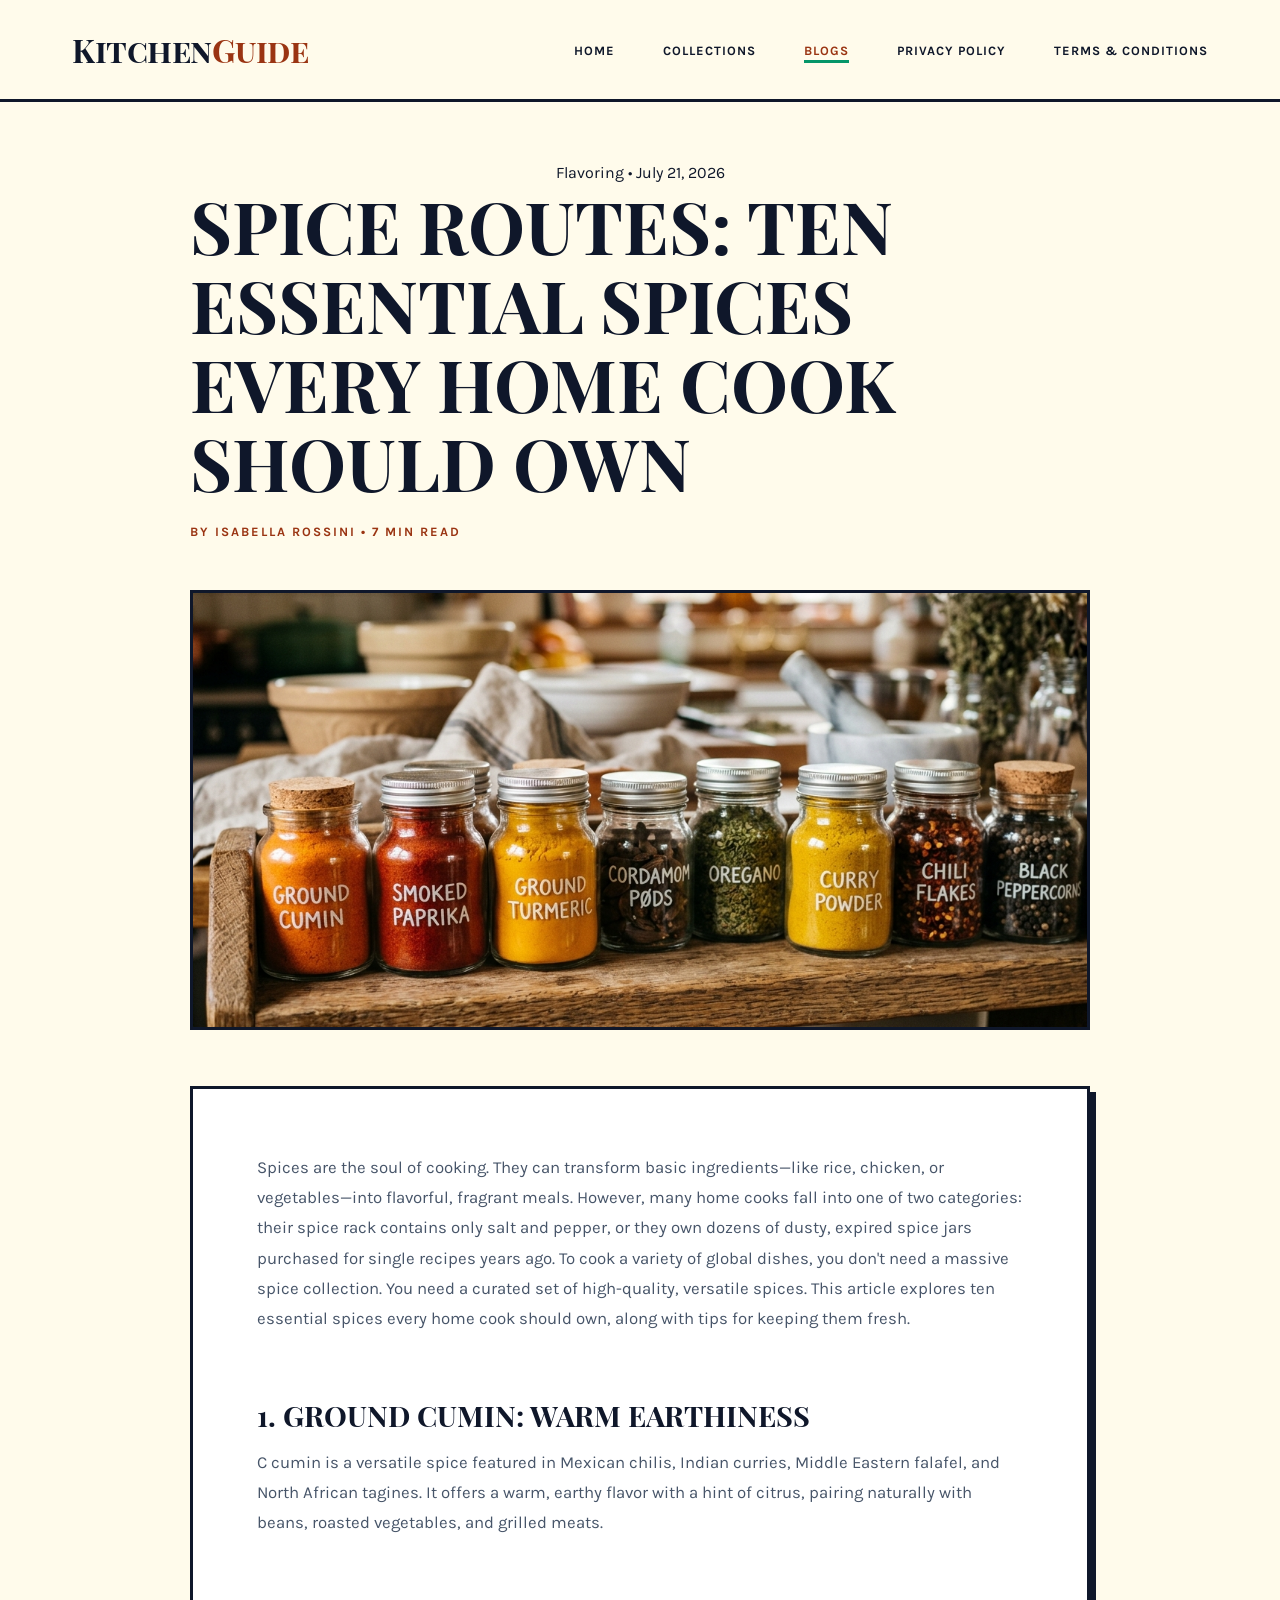
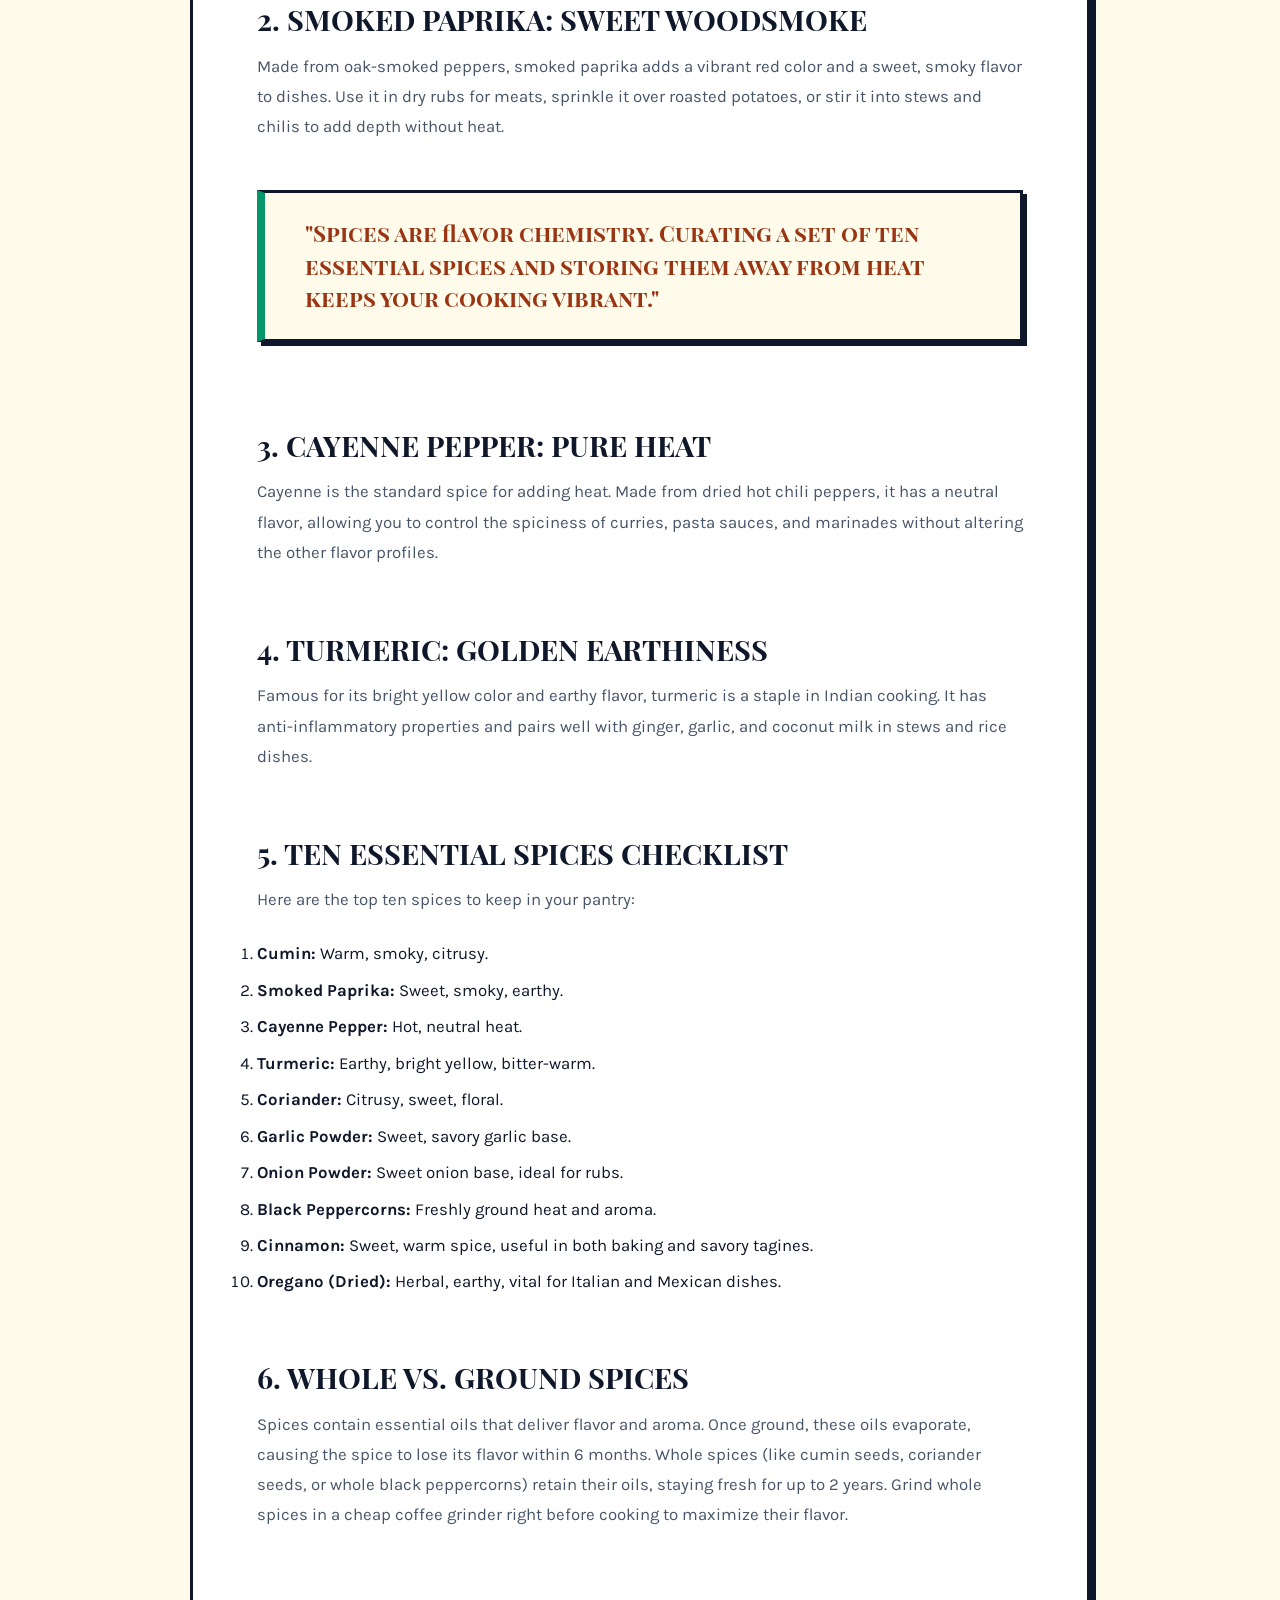
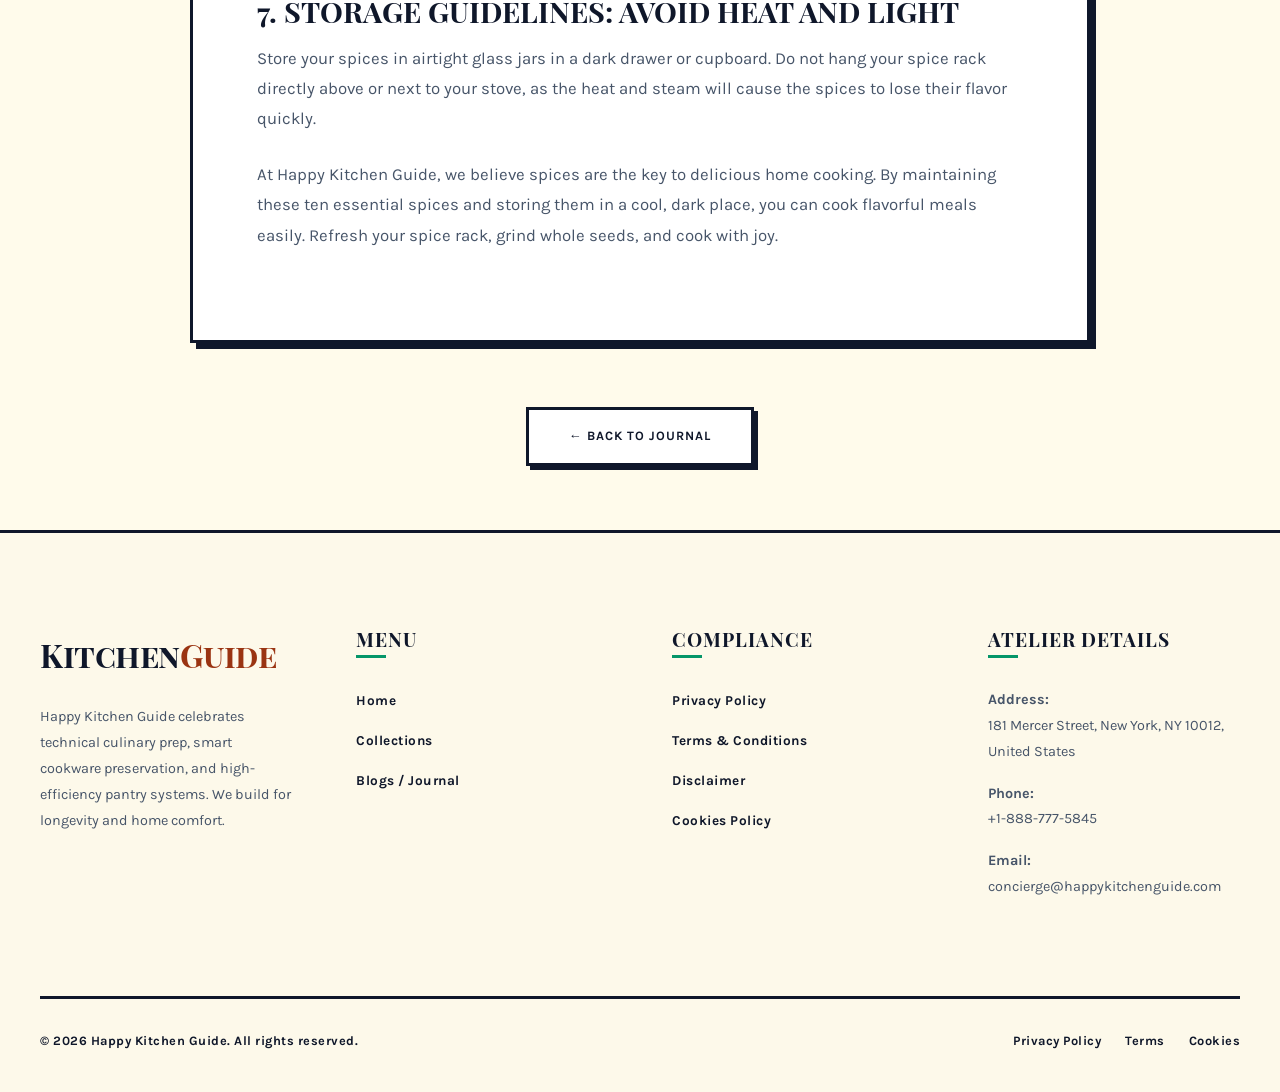
<file: blog/essential-spices-flavor.html>
<!DOCTYPE html>
<html lang="en">
<head>
    <!-- Google tag (gtag.js) -->
    <script async src="https://www.googletagmanager.com/gtag/js?id=G-0LY0HY7L01"></script>
    <script>
      window.dataLayer = window.dataLayer || [];
      function gtag(){dataLayer.push(arguments);}
      gtag('js', new Date());

      gtag('config', 'G-0LY0HY7L01');
    </script>
    <meta charset="UTF-8">
    <meta name="viewport" content="width=device-width, initial-scale=1.0">
    <meta name="description" content="Discover ten essential spices every home cook should own. Learn about whole vs ground spices, shelf-life, and spice drawer organization.">
    <title>Spice Routes: Ten Essential Spices for Home Cooks | Happy Kitchen Guide</title>
    <link rel="stylesheet" href="../style.css">
</head>
<body>

    <!-- Header Navigation -->
    <header>
        <nav class="navbar">
            <a href="../index.php" class="logo">Kitchen<span>Guide</span></a>
            <ul class="nav-links">
                <li><a href="../index.php">Home</a></li>
                <li><a href="../collections.html">Collections</a></li>
                <li><a href="index.html" class="active">Blogs</a></li>
                <li><a href="../privacy-policy.html">Privacy Policy</a></li>
                <li><a href="../terms.html">Terms & Conditions</a></li>
            </ul>
            <button class="menu-btn" aria-label="Toggle Navigation">
                <span></span>
                <span></span>
                <span></span>
            </button>
        </nav>
    </header>

    <!-- Main Content -->
    <main class="blog-page" style="margin: 0 auto;">
        <div class="blog-meta" style="text-align: center;">Flavoring &bull; July 21, 2026</div>
        <h1>Spice Routes: Ten Essential Spices Every Home Cook Should Own</h1>
        <div class="meta-info">By Isabella Rossini &bull; 7 Min Read</div>

        <div class="blog-featured-img">
            <img src="../img/spices.jpg" alt="Assorted colorful spices in jars" loading="lazy">
        </div>

        <div class="blog-content">
            <p>Spices are the soul of cooking. They can transform basic ingredients—like rice, chicken, or vegetables—into flavorful, fragrant meals. However, many home cooks fall into one of two categories: their spice rack contains only salt and pepper, or they own dozens of dusty, expired spice jars purchased for single recipes years ago. To cook a variety of global dishes, you don't need a massive spice collection. You need a curated set of high-quality, versatile spices. This article explores ten essential spices every home cook should own, along with tips for keeping them fresh.</p>

            <h2>1. Ground Cumin: Warm Earthiness</h2>
            <p>C cumin is a versatile spice featured in Mexican chilis, Indian curries, Middle Eastern falafel, and North African tagines. It offers a warm, earthy flavor with a hint of citrus, pairing naturally with beans, roasted vegetables, and grilled meats.</p>

            <h2>2. Smoked Paprika: Sweet Woodsmoke</h2>
            <p>Made from oak-smoked peppers, smoked paprika adds a vibrant red color and a sweet, smoky flavor to dishes. Use it in dry rubs for meats, sprinkle it over roasted potatoes, or stir it into stews and chilis to add depth without heat.</p>

            <blockquote>
                "Spices are flavor chemistry. Curating a set of ten essential spices and storing them away from heat keeps your cooking vibrant."
            </blockquote>

            <h2>3. Cayenne Pepper: Pure Heat</h2>
            <p>Cayenne is the standard spice for adding heat. Made from dried hot chili peppers, it has a neutral flavor, allowing you to control the spiciness of curries, pasta sauces, and marinades without altering the other flavor profiles.</p>

            <h2>4. Turmeric: Golden Earthiness</h2>
            <p>Famous for its bright yellow color and earthy flavor, turmeric is a staple in Indian cooking. It has anti-inflammatory properties and pairs well with ginger, garlic, and coconut milk in stews and rice dishes.</p>

            <h2>5. Ten Essential Spices Checklist</h2>
            <p>Here are the top ten spices to keep in your pantry:
            <ol>
                <li><strong>Cumin:</strong> Warm, smoky, citrusy.</li>
                <li><strong>Smoked Paprika:</strong> Sweet, smoky, earthy.</li>
                <li><strong>Cayenne Pepper:</strong> Hot, neutral heat.</li>
                <li><strong>Turmeric:</strong> Earthy, bright yellow, bitter-warm.</li>
                <li><strong>Coriander:</strong> Citrusy, sweet, floral.</li>
                <li><strong>Garlic Powder:</strong> Sweet, savory garlic base.</li>
                <li><strong>Onion Powder:</strong> Sweet onion base, ideal for rubs.</li>
                <li><strong>Black Peppercorns:</strong> Freshly ground heat and aroma.</li>
                <li><strong>Cinnamon:</strong> Sweet, warm spice, useful in both baking and savory tagines.</li>
                <li><strong>Oregano (Dried):</strong> Herbal, earthy, vital for Italian and Mexican dishes.</li>
            </ol>
            </p>

            <h2>6. Whole vs. Ground Spices</h2>
            <p>Spices contain essential oils that deliver flavor and aroma. Once ground, these oils evaporate, causing the spice to lose its flavor within 6 months. Whole spices (like cumin seeds, coriander seeds, or whole black peppercorns) retain their oils, staying fresh for up to 2 years. Grind whole spices in a cheap coffee grinder right before cooking to maximize their flavor.</p>

            <h2>7. Storage Guidelines: Avoid Heat and Light</h2>
            <p>Store your spices in airtight glass jars in a dark drawer or cupboard. Do not hang your spice rack directly above or next to your stove, as the heat and steam will cause the spices to lose their flavor quickly.</p>

            <p>At Happy Kitchen Guide, we believe spices are the key to delicious home cooking. By maintaining these ten essential spices and storing them in a cool, dark place, you can cook flavorful meals easily. Refresh your spice rack, grind whole seeds, and cook with joy.</p>
        </div>
        
        <div style="text-align: center; margin: 4rem 0;">
            <a href="index.html" class="btn btn-secondary">&larr; Back to Journal</a>
        </div>
    </main>

    <!-- Footer -->
    <footer>
        <div class="footer-container">
            <div class="footer-col" style="flex: 1.5;">
                <a href="../index.php" class="logo" style="margin-bottom: 1.5rem; display: inline-block;">Kitchen<span>Guide</span></a>
                <p>Happy Kitchen Guide celebrates technical culinary prep, smart cookware preservation, and high-efficiency pantry systems. We build for longevity and home comfort.</p>
            </div>
            <div class="footer-col">
                <h4>Menu</h4>
                <ul>
                    <li><a href="../index.php">Home</a></li>
                    <li><a href="../collections.html">Collections</a></li>
                    <li><a href="index.html">Blogs / Journal</a></li>
                </ul>
            </div>
            <div class="footer-col">
                <h4>Compliance</h4>
                <ul>
                    <li><a href="../privacy-policy.html">Privacy Policy</a></li>
                    <li><a href="../terms.html">Terms & Conditions</a></li>
                    <li><a href="../disclaimer.html">Disclaimer</a></li>
                    <li><a href="../cookies.html">Cookies Policy</a></li>
                </ul>
            </div>
            <div class="footer-col" style="flex: 1.2;">
                <h4>Atelier Details</h4>
                <p><strong>Address:</strong><br>181 Mercer Street, New York, NY 10012, United States</p>
                <p><strong>Phone:</strong><br>+1-888-777-5845</p>
                <p><strong>Email:</strong><br>concierge@happykitchenguide.com</p>
            </div>
        </div>
        <div class="footer-bottom">
            <p>&copy; 2026 Happy Kitchen Guide. All rights reserved.</p>
            <div class="footer-bottom-links">
                <a href="../privacy-policy.html">Privacy Policy</a>
                <a href="../terms.html">Terms</a>
                <a href="../cookies.html">Cookies</a>
            </div>
        </div>
    </footer>

    <script src="../script.js"></script>
</body>
</html>
</file>
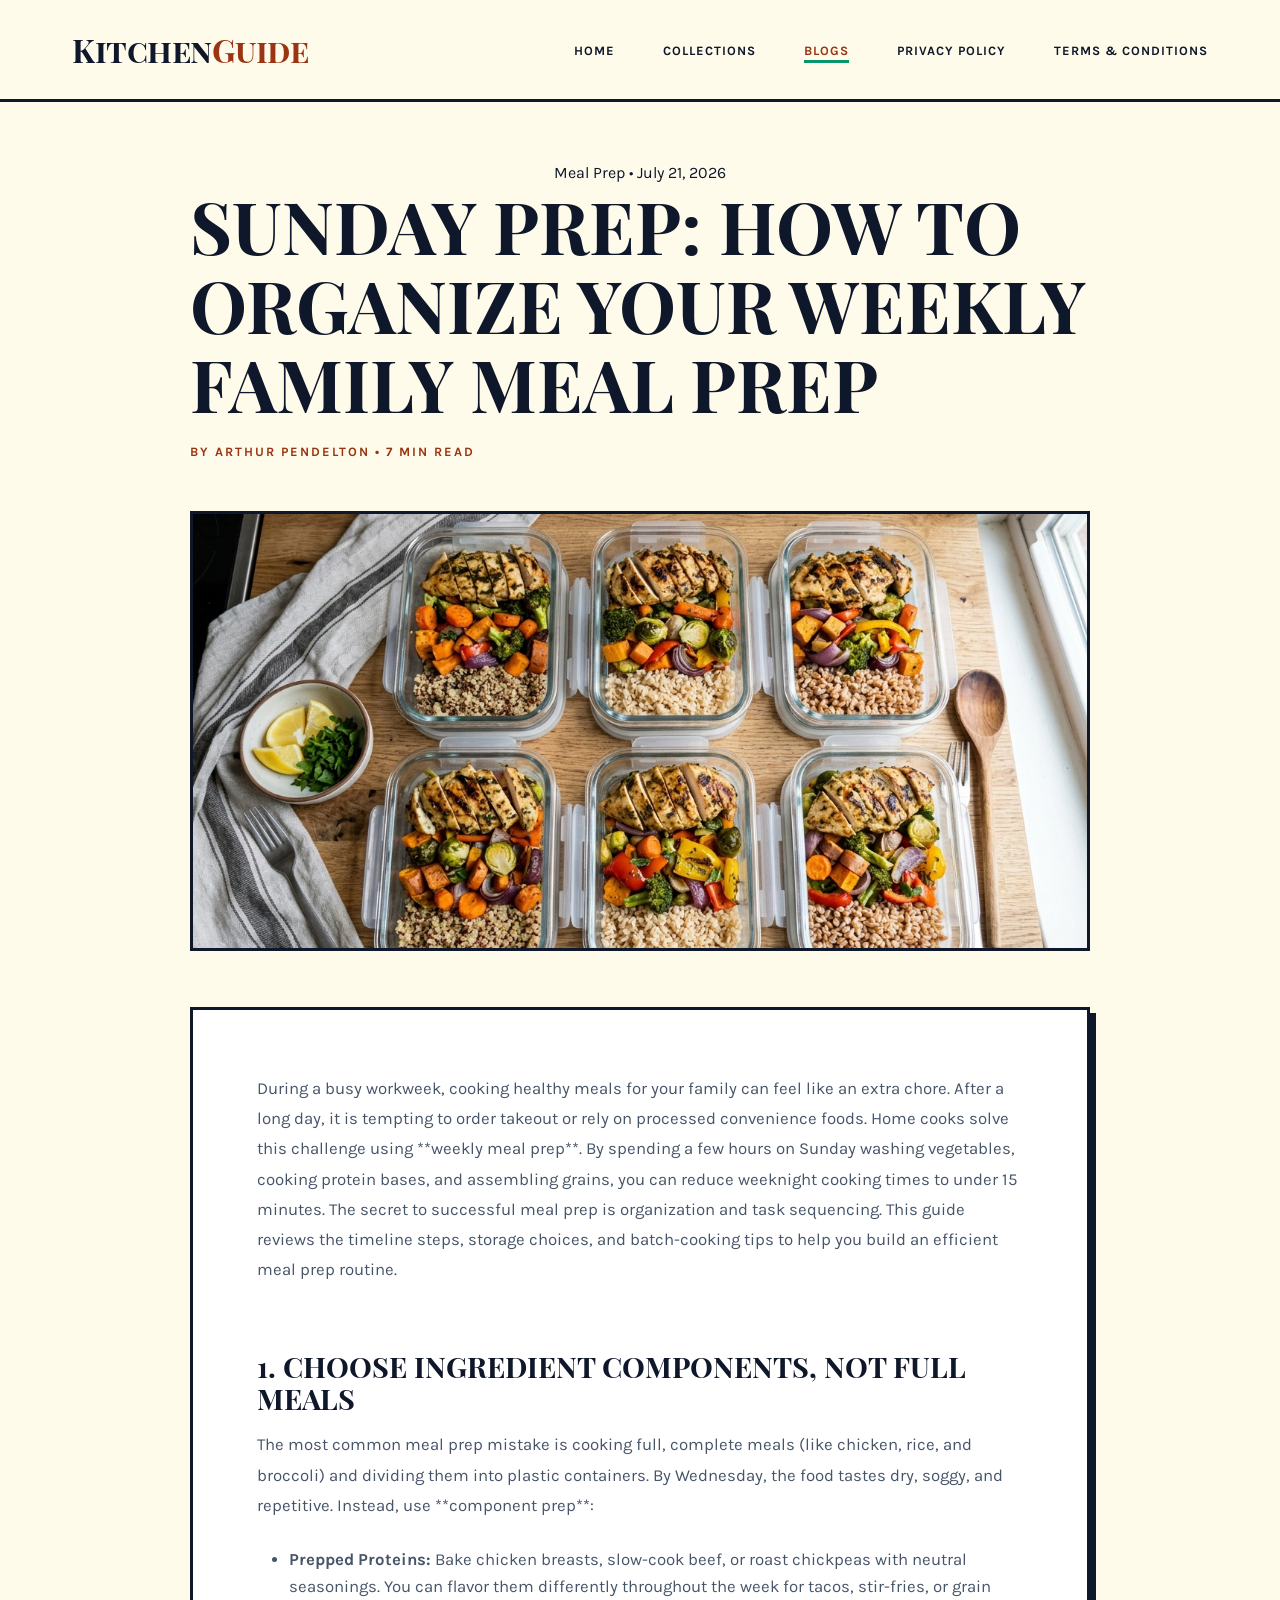
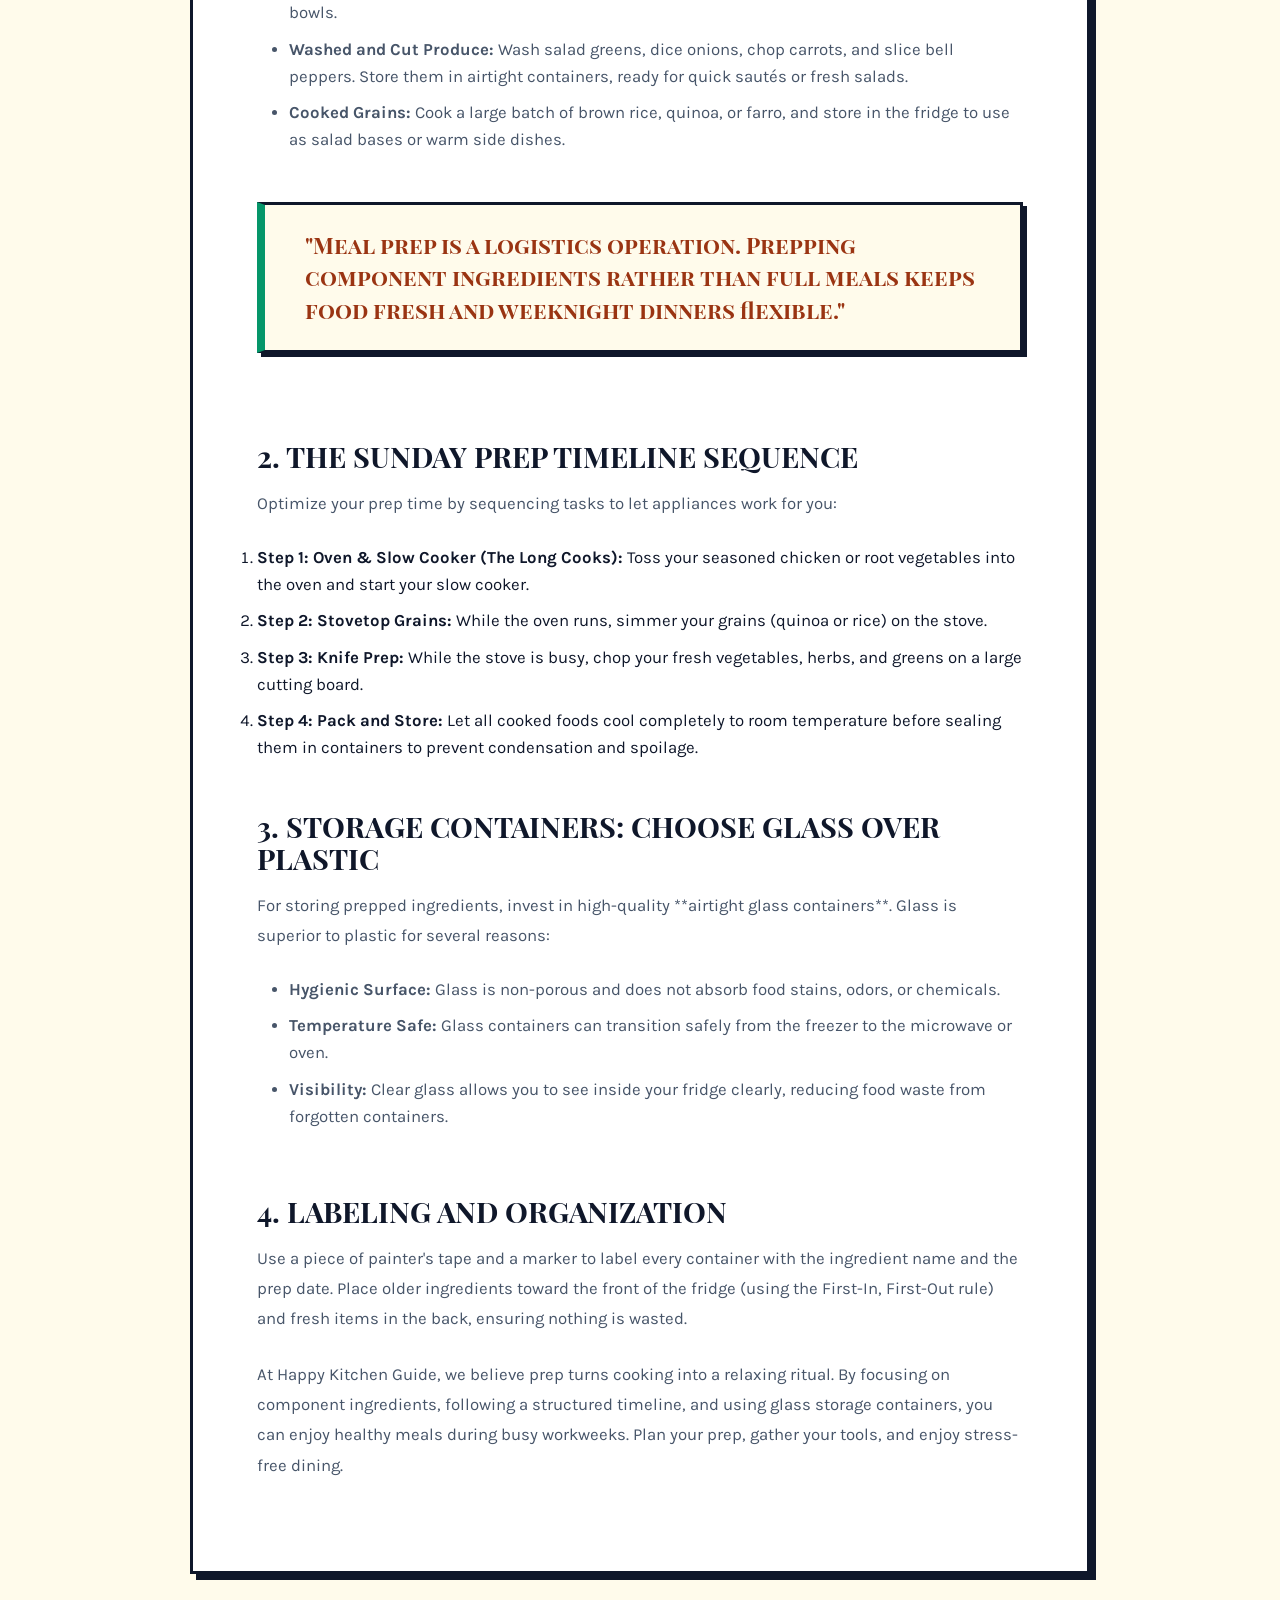
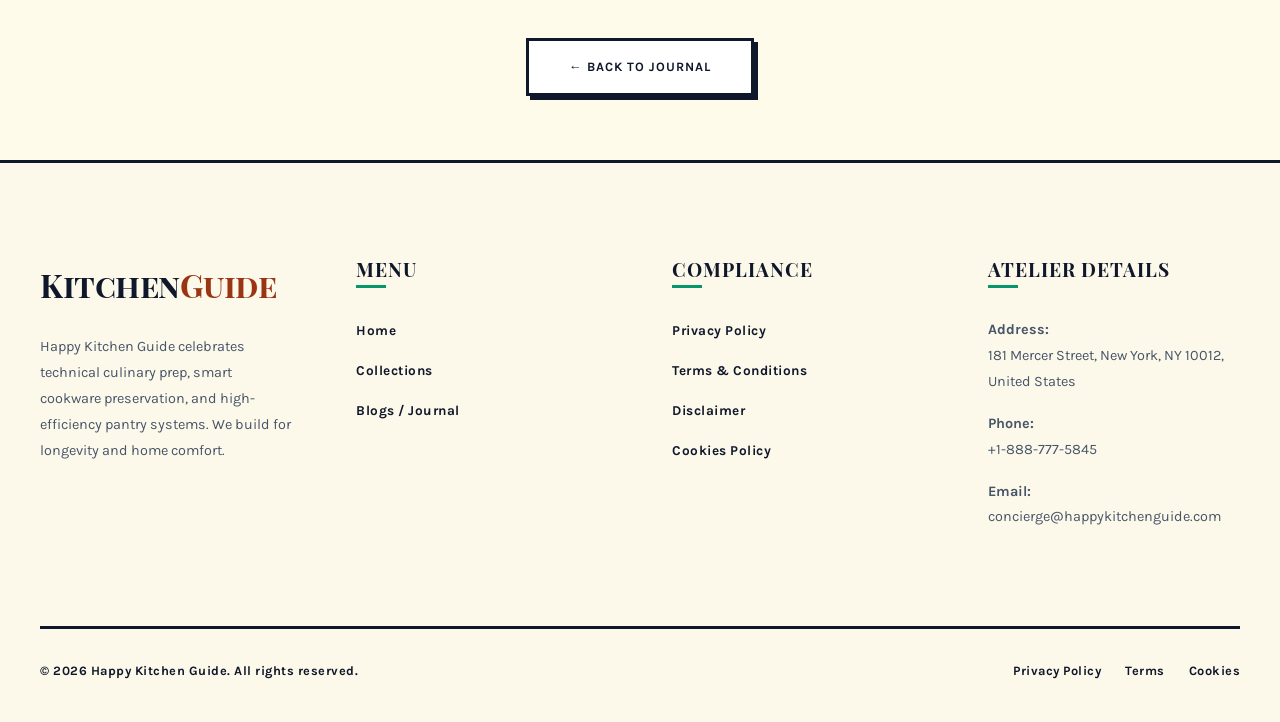
<file: blog/meal-prep-efficiency.html>
<!DOCTYPE html>
<html lang="en">
<head>
    <!-- Google tag (gtag.js) -->
    <script async src="https://www.googletagmanager.com/gtag/js?id=G-0LY0HY7L01"></script>
    <script>
      window.dataLayer = window.dataLayer || [];
      function gtag(){dataLayer.push(arguments);}
      gtag('js', new Date());

      gtag('config', 'G-0LY0HY7L01');
    </script>
    <meta charset="UTF-8">
    <meta name="viewport" content="width=device-width, initial-scale=1.0">
    <meta name="description" content="Discover how to organize and execute a weekly family meal prep. Learn about batch cooking, ingredient storage coordinates, and timeline planning.">
    <title>Sunday Prep: How to Organize Weekly Meal Prep | Happy Kitchen Guide</title>
    <link rel="stylesheet" href="../style.css">
</head>
<body>

    <!-- Header Navigation -->
    <header>
        <nav class="navbar">
            <a href="../index.php" class="logo">Kitchen<span>Guide</span></a>
            <ul class="nav-links">
                <li><a href="../index.php">Home</a></li>
                <li><a href="../collections.html">Collections</a></li>
                <li><a href="index.html" class="active">Blogs</a></li>
                <li><a href="../privacy-policy.html">Privacy Policy</a></li>
                <li><a href="../terms.html">Terms & Conditions</a></li>
            </ul>
            <button class="menu-btn" aria-label="Toggle Navigation">
                <span></span>
                <span></span>
                <span></span>
            </button>
        </nav>
    </header>

    <!-- Main Content -->
    <main class="blog-page" style="margin: 0 auto;">
        <div class="blog-meta" style="text-align: center;">Meal Prep &bull; July 21, 2026</div>
        <h1>Sunday Prep: How to Organize Your Weekly Family Meal Prep</h1>
        <div class="meta-info">By Arthur Pendelton &bull; 7 Min Read</div>

        <div class="blog-featured-img">
            <img src="../img/mealprep.jpg" alt="Ingredients and meal prep boxes on kitchen counter" loading="lazy">
        </div>

        <div class="blog-content">
            <p>During a busy workweek, cooking healthy meals for your family can feel like an extra chore. After a long day, it is tempting to order takeout or rely on processed convenience foods. Home cooks solve this challenge using **weekly meal prep**. By spending a few hours on Sunday washing vegetables, cooking protein bases, and assembling grains, you can reduce weeknight cooking times to under 15 minutes. The secret to successful meal prep is organization and task sequencing. This guide reviews the timeline steps, storage choices, and batch-cooking tips to help you build an efficient meal prep routine.</p>

            <h2>1. Choose Ingredient Components, Not Full Meals</h2>
            <p>The most common meal prep mistake is cooking full, complete meals (like chicken, rice, and broccoli) and dividing them into plastic containers. By Wednesday, the food tastes dry, soggy, and repetitive. Instead, use **component prep**:</p>
            <ul>
                <li><strong>Prepped Proteins:</strong> Bake chicken breasts, slow-cook beef, or roast chickpeas with neutral seasonings. You can flavor them differently throughout the week for tacos, stir-fries, or grain bowls.</li>
                <li><strong>Washed and Cut Produce:</strong> Wash salad greens, dice onions, chop carrots, and slice bell peppers. Store them in airtight containers, ready for quick sautés or fresh salads.</li>
                <li><strong>Cooked Grains:</strong> Cook a large batch of brown rice, quinoa, or farro, and store in the fridge to use as salad bases or warm side dishes.</li>
            </ul>

            <blockquote>
                "Meal prep is a logistics operation. Prepping component ingredients rather than full meals keeps food fresh and weeknight dinners flexible."
            </blockquote>

            <h2>2. The Sunday Prep Timeline Sequence</h2>
            <p>Optimize your prep time by sequencing tasks to let appliances work for you:</p>
            <ol>
                <li><strong>Step 1: Oven & Slow Cooker (The Long Cooks):</strong> Toss your seasoned chicken or root vegetables into the oven and start your slow cooker.</li>
                <li><strong>Step 2: Stovetop Grains:</strong> While the oven runs, simmer your grains (quinoa or rice) on the stove.</li>
                <li><strong>Step 3: Knife Prep:</strong> While the stove is busy, chop your fresh vegetables, herbs, and greens on a large cutting board.</li>
                <li><strong>Step 4: Pack and Store:</strong> Let all cooked foods cool completely to room temperature before sealing them in containers to prevent condensation and spoilage.</li>
            </ol>

            <h2>3. Storage Containers: Choose Glass Over Plastic</h2>
            <p>For storing prepped ingredients, invest in high-quality **airtight glass containers**. Glass is superior to plastic for several reasons:
            <ul>
                <li><strong>Hygienic Surface:</strong> Glass is non-porous and does not absorb food stains, odors, or chemicals.</li>
                <li><strong>Temperature Safe:</strong> Glass containers can transition safely from the freezer to the microwave or oven.</li>
                <li><strong>Visibility:</strong> Clear glass allows you to see inside your fridge clearly, reducing food waste from forgotten containers.</li>
            </ul>
            </p>

            <h2>4. Labeling and Organization</h2>
            <p>Use a piece of painter's tape and a marker to label every container with the ingredient name and the prep date. Place older ingredients toward the front of the fridge (using the First-In, First-Out rule) and fresh items in the back, ensuring nothing is wasted.</p>

            <p>At Happy Kitchen Guide, we believe prep turns cooking into a relaxing ritual. By focusing on component ingredients, following a structured timeline, and using glass storage containers, you can enjoy healthy meals during busy workweeks. Plan your prep, gather your tools, and enjoy stress-free dining.</p>
        </div>
        
        <div style="text-align: center; margin: 4rem 0;">
            <a href="index.html" class="btn btn-secondary">&larr; Back to Journal</a>
        </div>
    </main>

    <!-- Footer -->
    <footer>
        <div class="footer-container">
            <div class="footer-col" style="flex: 1.5;">
                <a href="../index.php" class="logo" style="margin-bottom: 1.5rem; display: inline-block;">Kitchen<span>Guide</span></a>
                <p>Happy Kitchen Guide celebrates technical culinary prep, smart cookware preservation, and high-efficiency pantry systems. We build for longevity and home comfort.</p>
            </div>
            <div class="footer-col">
                <h4>Menu</h4>
                <ul>
                    <li><a href="../index.php">Home</a></li>
                    <li><a href="../collections.html">Collections</a></li>
                    <li><a href="index.html">Blogs / Journal</a></li>
                </ul>
            </div>
            <div class="footer-col">
                <h4>Compliance</h4>
                <ul>
                    <li><a href="../privacy-policy.html">Privacy Policy</a></li>
                    <li><a href="../terms.html">Terms & Conditions</a></li>
                    <li><a href="../disclaimer.html">Disclaimer</a></li>
                    <li><a href="../cookies.html">Cookies Policy</a></li>
                </ul>
            </div>
            <div class="footer-col" style="flex: 1.2;">
                <h4>Atelier Details</h4>
                <p><strong>Address:</strong><br>181 Mercer Street, New York, NY 10012, United States</p>
                <p><strong>Phone:</strong><br>+1-888-777-5845</p>
                <p><strong>Email:</strong><br>concierge@happykitchenguide.com</p>
            </div>
        </div>
        <div class="footer-bottom">
            <p>&copy; 2026 Happy Kitchen Guide. All rights reserved.</p>
            <div class="footer-bottom-links">
                <a href="../privacy-policy.html">Privacy Policy</a>
                <a href="../terms.html">Terms</a>
                <a href="../cookies.html">Cookies</a>
            </div>
        </div>
    </footer>

    <script src="../script.js"></script>
</body>
</html>
</file>
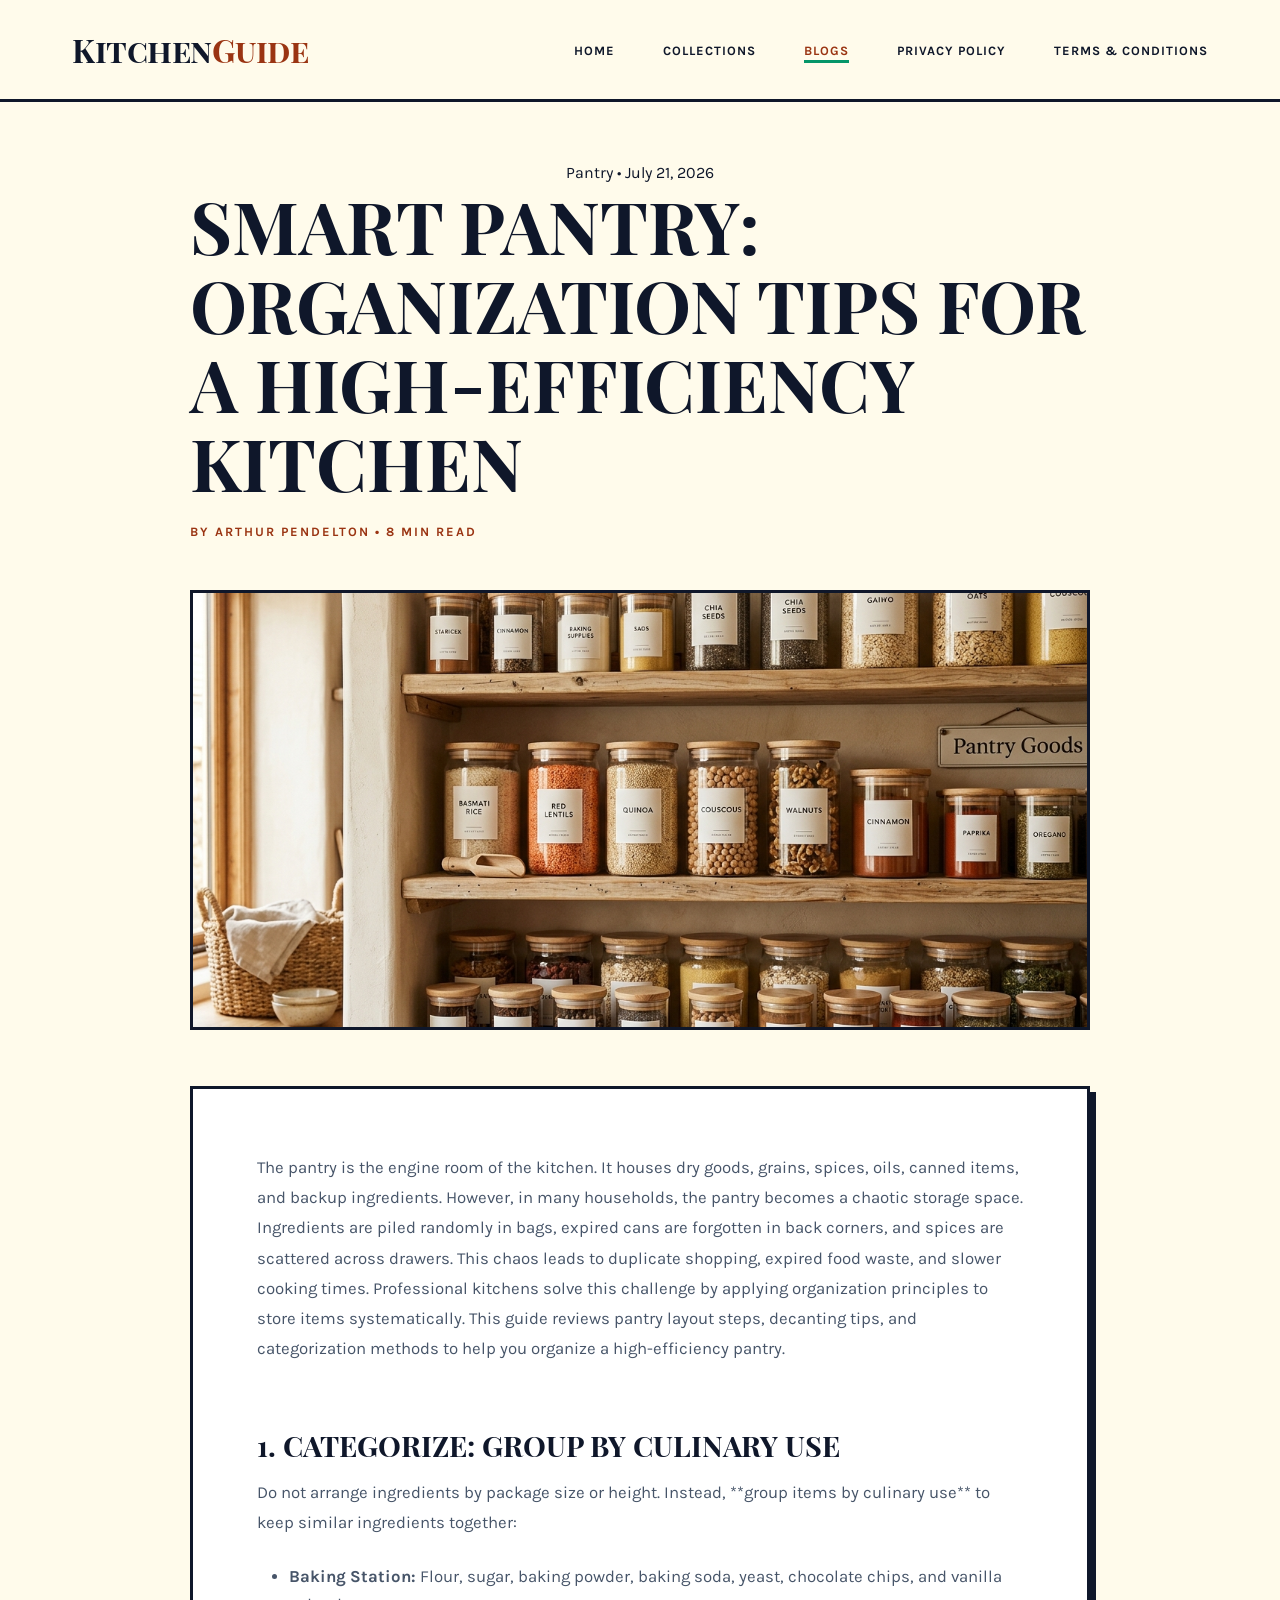
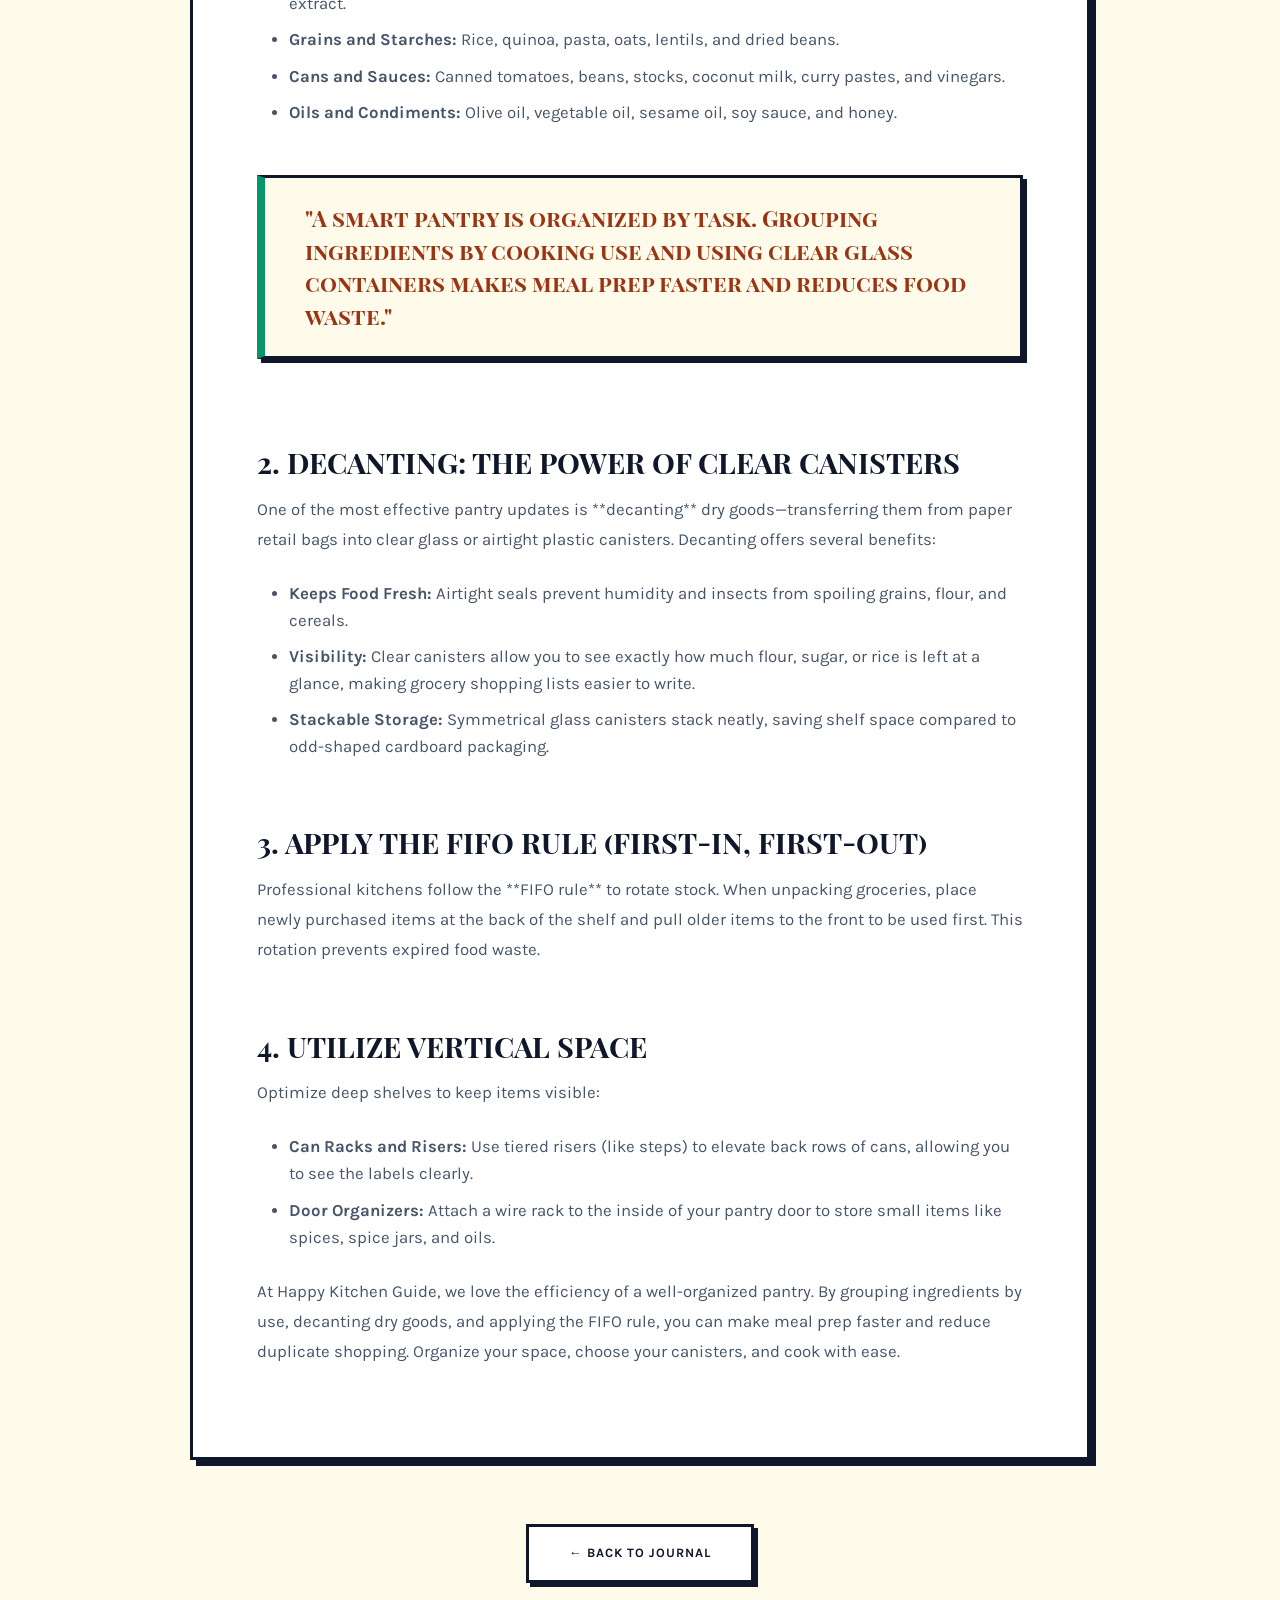
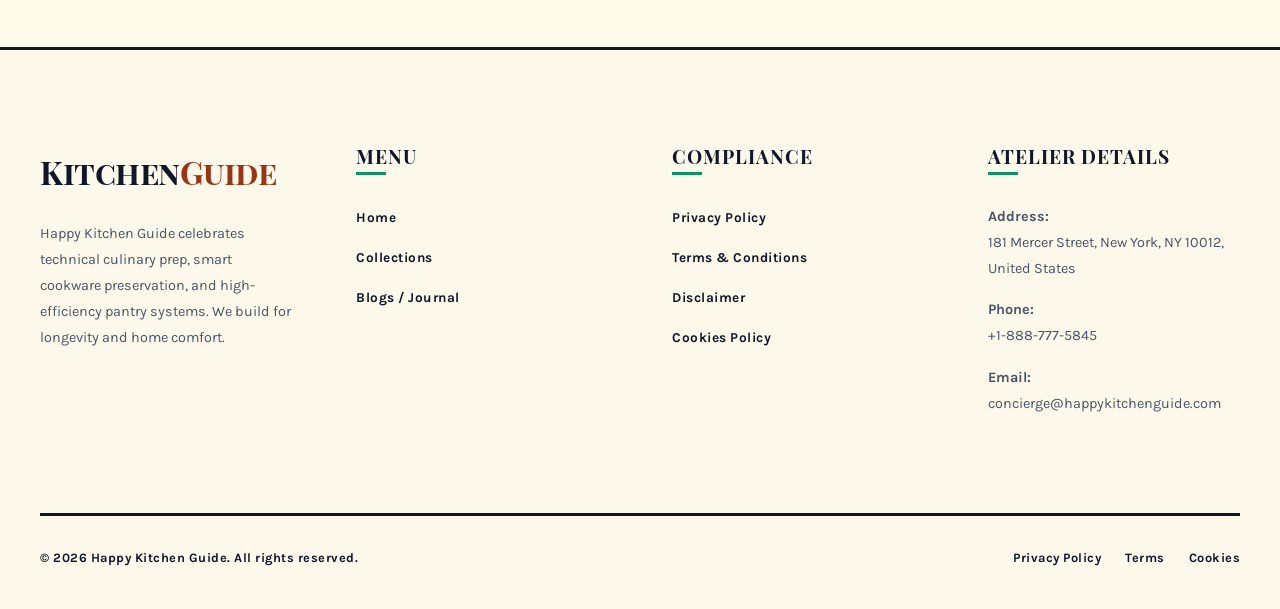
<file: blog/pantry-organization-tips.html>
<!DOCTYPE html>
<html lang="en">
<head>
    <!-- Google tag (gtag.js) -->
    <script async src="https://www.googletagmanager.com/gtag/js?id=G-0LY0HY7L01"></script>
    <script>
      window.dataLayer = window.dataLayer || [];
      function gtag(){dataLayer.push(arguments);}
      gtag('js', new Date());

      gtag('config', 'G-0LY0HY7L01');
    </script>
    <meta charset="UTF-8">
    <meta name="viewport" content="width=device-width, initial-scale=1.0">
    <meta name="description" content="Discover how to organize your pantry for maximum culinary efficiency. Learn about FIFO rotation, glass decanting, and shelf layout coordinates.">
    <title>Smart Pantry: Organization Tips | Happy Kitchen Guide</title>
    <link rel="stylesheet" href="../style.css">
</head>
<body>

    <!-- Header Navigation -->
    <header>
        <nav class="navbar">
            <a href="../index.php" class="logo">Kitchen<span>Guide</span></a>
            <ul class="nav-links">
                <li><a href="../index.php">Home</a></li>
                <li><a href="../collections.html">Collections</a></li>
                <li><a href="index.html" class="active">Blogs</a></li>
                <li><a href="../privacy-policy.html">Privacy Policy</a></li>
                <li><a href="../terms.html">Terms & Conditions</a></li>
            </ul>
            <button class="menu-btn" aria-label="Toggle Navigation">
                <span></span>
                <span></span>
                <span></span>
            </button>
        </nav>
    </header>

    <!-- Main Content -->
    <main class="blog-page" style="margin: 0 auto;">
        <div class="blog-meta" style="text-align: center;">Pantry &bull; July 21, 2026</div>
        <h1>Smart Pantry: Organization Tips for a High-Efficiency Kitchen</h1>
        <div class="meta-info">By Arthur Pendelton &bull; 8 Min Read</div>

        <div class="blog-featured-img">
            <img src="../img/pantry.jpg" alt="Beautifully organized kitchen pantry jars" loading="lazy">
        </div>

        <div class="blog-content">
            <p>The pantry is the engine room of the kitchen. It houses dry goods, grains, spices, oils, canned items, and backup ingredients. However, in many households, the pantry becomes a chaotic storage space. Ingredients are piled randomly in bags, expired cans are forgotten in back corners, and spices are scattered across drawers. This chaos leads to duplicate shopping, expired food waste, and slower cooking times. Professional kitchens solve this challenge by applying organization principles to store items systematically. This guide reviews pantry layout steps, decanting tips, and categorization methods to help you organize a high-efficiency pantry.</p>

            <h2>1. Categorize: Group by Culinary Use</h2>
            <p>Do not arrange ingredients by package size or height. Instead, **group items by culinary use** to keep similar ingredients together:</p>
            <ul>
                <li><strong>Baking Station:</strong> Flour, sugar, baking powder, baking soda, yeast, chocolate chips, and vanilla extract.</li>
                <li><strong>Grains and Starches:</strong> Rice, quinoa, pasta, oats, lentils, and dried beans.</li>
                <li><strong>Cans and Sauces:</strong> Canned tomatoes, beans, stocks, coconut milk, curry pastes, and vinegars.</li>
                <li><strong>Oils and Condiments:</strong> Olive oil, vegetable oil, sesame oil, soy sauce, and honey.</li>
            </ul>

            <blockquote>
                "A smart pantry is organized by task. Grouping ingredients by cooking use and using clear glass containers makes meal prep faster and reduces food waste."
            </blockquote>

            <h2>2. Decanting: The Power of Clear Canisters</h2>
            <p>One of the most effective pantry updates is **decanting** dry goods—transferring them from paper retail bags into clear glass or airtight plastic canisters. Decanting offers several benefits:</p>
            <ul>
                <li><strong>Keeps Food Fresh:</strong> Airtight seals prevent humidity and insects from spoiling grains, flour, and cereals.</li>
                <li><strong>Visibility:</strong> Clear canisters allow you to see exactly how much flour, sugar, or rice is left at a glance, making grocery shopping lists easier to write.</li>
                <li><strong>Stackable Storage:</strong> Symmetrical glass canisters stack neatly, saving shelf space compared to odd-shaped cardboard packaging.</li>
            </ul>

            <h2>3. Apply the FIFO Rule (First-In, First-Out)</h2>
            <p>Professional kitchens follow the **FIFO rule** to rotate stock. When unpacking groceries, place newly purchased items at the back of the shelf and pull older items to the front to be used first. This rotation prevents expired food waste.</p>

            <h2>4. Utilize Vertical Space</h2>
            <p>Optimize deep shelves to keep items visible:
            <ul>
                <li><strong>Can Racks and Risers:</strong> Use tiered risers (like steps) to elevate back rows of cans, allowing you to see the labels clearly.</li>
                <li><strong>Door Organizers:</strong> Attach a wire rack to the inside of your pantry door to store small items like spices, spice jars, and oils.</li>
            </ul>
            </p>

            <p>At Happy Kitchen Guide, we love the efficiency of a well-organized pantry. By grouping ingredients by use, decanting dry goods, and applying the FIFO rule, you can make meal prep faster and reduce duplicate shopping. Organize your space, choose your canisters, and cook with ease.</p>
        </div>
        
        <div style="text-align: center; margin: 4rem 0;">
            <a href="index.html" class="btn btn-secondary">&larr; Back to Journal</a>
        </div>
    </main>

    <!-- Footer -->
    <footer>
        <div class="footer-container">
            <div class="footer-col" style="flex: 1.5;">
                <a href="../index.php" class="logo" style="margin-bottom: 1.5rem; display: inline-block;">Kitchen<span>Guide</span></a>
                <p>Happy Kitchen Guide celebrates technical culinary prep, smart cookware preservation, and high-efficiency pantry systems. We build for longevity and home comfort.</p>
            </div>
            <div class="footer-col">
                <h4>Menu</h4>
                <ul>
                    <li><a href="../index.php">Home</a></li>
                    <li><a href="../collections.html">Collections</a></li>
                    <li><a href="index.html">Blogs / Journal</a></li>
                </ul>
            </div>
            <div class="footer-col">
                <h4>Compliance</h4>
                <ul>
                    <li><a href="../privacy-policy.html">Privacy Policy</a></li>
                    <li><a href="../terms.html">Terms & Conditions</a></li>
                    <li><a href="../disclaimer.html">Disclaimer</a></li>
                    <li><a href="../cookies.html">Cookies Policy</a></li>
                </ul>
            </div>
            <div class="footer-col" style="flex: 1.2;">
                <h4>Atelier Details</h4>
                <p><strong>Address:</strong><br>181 Mercer Street, New York, NY 10012, United States</p>
                <p><strong>Phone:</strong><br>+1-888-777-5845</p>
                <p><strong>Email:</strong><br>concierge@happykitchenguide.com</p>
            </div>
        </div>
        <div class="footer-bottom">
            <p>&copy; 2026 Happy Kitchen Guide. All rights reserved.</p>
            <div class="footer-bottom-links">
                <a href="../privacy-policy.html">Privacy Policy</a>
                <a href="../terms.html">Terms</a>
                <a href="../cookies.html">Cookies</a>
            </div>
        </div>
    </footer>

    <script src="../script.js"></script>
</body>
</html>
</file>
<file: style.css>
/* ==========================================
   HAPPY KITCHEN GUIDE - GLOBAL STYLESHEET
   Style: Vibrant Block & Terracotta Palette
   ========================================== */

/* Typography Import */
@import url('https://fonts.googleapis.com/css2?family=Karla:ital,wght@0,300;0,400;0,500;0,600;0,700;1,400&family=Playfair+Display+SC:ital,wght@0,400;0,700;1,400&display=swap');

:root {
    /* Color Palette */
    --color-bg: #FFFBEB;            /* Amber 50 - Warm Golden Cream */
    --color-fg: #0F172A;            /* Slate 900 - Dark Charcoal */
    --color-fg-muted: #475569;      /* Slate 600 - Muted Slate */
    --color-primary: #9A3412;       /* Terracotta 800 - Primary */
    --color-secondary: #C2410C;     /* Terracotta 700 - Secondary */
    --color-accent: #059669;        /* Emerald 600 - Fresh Green Accent */
    --color-accent-hover: #047857;
    --color-border: #0F172A;        /* Bold Black Borders */
    --color-card-bg: #FFFFFF;
    
    /* Font Families */
    --font-heading: 'Playfair Display SC', serif;
    --font-body: 'Karla', sans-serif;
    
    /* Layout Variables */
    --transition-spring: all 0.4s cubic-bezier(0.175, 0.885, 0.32, 1.275);
    --transition-smooth: all 0.25s ease-in-out;
    --block-shadow: 6px 6px 0px 0px var(--color-fg);
    --block-shadow-hover: 10px 10px 0px 0px var(--color-fg);
    --block-shadow-sm: 4px 4px 0px 0px var(--color-fg);
}

/* Reset Styles */
*, *::before, *::after {
    box-sizing: border-box;
    margin: 0;
    padding: 0;
}

html {
    scroll-behavior: smooth;
    font-size: 16px;
    background-color: var(--color-bg);
    color: var(--color-fg);
}

body {
    font-family: var(--font-body);
    line-height: 1.6;
    font-weight: 400;
    overflow-x: hidden;
    background-color: var(--color-bg);
}

/* Scrollbar Styling */
::-webkit-scrollbar {
    width: 8px;
}
::-webkit-scrollbar-track {
    background: var(--color-bg);
}
::-webkit-scrollbar-thumb {
    background: var(--color-primary);
    border: 2px solid var(--color-fg);
}

/* Headings */
h1, h2, h3, h4, h5, h6 {
    font-family: var(--font-heading);
    font-weight: 700;
    line-height: 1.1;
    color: var(--color-fg);
}

h1 {
    font-size: clamp(3rem, 7vw, 4.5rem);
    text-transform: uppercase;
}

h2 {
    font-size: clamp(2.2rem, 5vw, 2.8rem);
    margin-bottom: 2rem;
    position: relative;
    display: inline-block;
    text-transform: uppercase;
}

h3 {
    font-size: 1.6rem;
    margin-bottom: 0.8rem;
    text-transform: uppercase;
}

a {
    color: inherit;
    text-decoration: none;
    transition: var(--transition-smooth);
}

/* Scroll-Reveal Animation */
.reveal-item {
    opacity: 0;
    transform: translateY(30px);
    transition: opacity 0.8s cubic-bezier(0.16, 1, 0.3, 1), transform 0.8s cubic-bezier(0.16, 1, 0.3, 1);
}

.reveal-item.revealed {
    opacity: 1;
    transform: translateY(0);
}

/* Bold Block Cards */
.luxury-card {
    background-color: var(--color-card-bg);
    border: 3px solid var(--color-border);
    border-radius: 0px; /* Sharp retro block design */
    padding: 3rem;
    box-shadow: var(--block-shadow);
    transition: var(--transition-spring);
    position: relative;
}

.luxury-card:hover {
    transform: translate(-4px, -4px);
    box-shadow: var(--block-shadow-hover);
}

/* Stretched Link overlay */
.blog-link::after {
    content: '';
    position: absolute;
    top: 0;
    left: 0;
    right: 0;
    bottom: 0;
    z-index: 10;
    cursor: pointer;
}

/* Header & Navigation */
header {
    position: fixed;
    top: 0;
    left: 0;
    width: 100%;
    z-index: 1000;
    background: var(--color-bg);
    border-bottom: 3px solid var(--color-border);
    transition: var(--transition-smooth);
}

.navbar {
    display: flex;
    justify-content: space-between;
    align-items: center;
    max-width: 1200px;
    margin: 0 auto;
    padding: 1.5rem 2rem;
}

.logo {
    font-family: var(--font-heading);
    font-size: 2rem;
    font-weight: 700;
    letter-spacing: -0.5px;
    color: var(--color-fg);
}

.logo span {
    color: var(--color-primary);
}

.nav-links {
    display: flex;
    list-style: none;
    gap: 3rem;
    align-items: center;
}

.nav-links a {
    font-size: 0.8rem;
    font-weight: 700;
    text-transform: uppercase;
    letter-spacing: 1px;
    color: var(--color-fg);
    position: relative;
    padding: 0.3rem 0;
}

.nav-links a:hover,
.nav-links a.active {
    color: var(--color-primary);
}

.nav-links a::after {
    content: '';
    position: absolute;
    bottom: 0;
    left: 0;
    width: 0;
    height: 3px;
    background-color: var(--color-accent);
    transition: var(--transition-smooth);
}

.nav-links a:hover::after,
.nav-links a.active::after {
    width: 100%;
}

/* CTA Buttons */
.btn {
    display: inline-block;
    padding: 1rem 2.5rem;
    font-size: 0.8rem;
    font-weight: 700;
    text-transform: uppercase;
    letter-spacing: 1px;
    border-radius: 0px; /* Sharp Block style */
    border: 3px solid var(--color-border);
    cursor: pointer;
    transition: var(--transition-spring);
    text-align: center;
    font-family: var(--font-body);
    box-shadow: 4px 4px 0px 0px var(--color-fg);
}

.btn-primary {
    background-color: var(--color-primary);
    color: #FFFFFF;
}

.btn-primary:hover {
    background-color: var(--color-accent);
    transform: translate(-2px, -2px);
    box-shadow: 6px 6px 0px 0px var(--color-fg);
}

.btn-secondary {
    background-color: #FFFFFF;
    color: var(--color-fg);
}

.btn-secondary:hover {
    background-color: var(--color-bg);
    transform: translate(-2px, -2px);
    box-shadow: 6px 6px 0px 0px var(--color-fg);
}

.btn-accent {
    background-color: var(--color-accent);
    color: #FFFFFF;
}

.btn-accent:hover {
    background-color: var(--color-accent-hover);
    transform: translate(-2px, -2px);
    box-shadow: 6px 6px 0px 0px var(--color-fg);
}

/* Mobile Menu Toggle */
.menu-btn {
    display: none;
    flex-direction: column;
    justify-content: space-between;
    width: 24px;
    height: 16px;
    background: transparent;
    border: none;
    cursor: pointer;
    z-index: 1001;
}

.menu-btn span {
    width: 100%;
    height: 3px;
    background-color: var(--color-fg);
    transition: var(--transition-smooth);
}

/* Section Spacing */
section {
    padding: 9rem 2rem;
    max-width: 1200px;
    margin: 0 auto;
}

.section-title {
    text-align: left;
    margin-bottom: 5rem;
    border-left: 6px solid var(--color-accent);
    padding-left: 1.5rem;
}

.section-title p {
    color: var(--color-fg-muted);
    font-size: 1.1rem;
    margin-top: 0.5rem;
    font-weight: 500;
}

/* Hero Section */
.hero {
    min-height: 100vh;
    display: flex;
    align-items: center;
    justify-content: space-between;
    padding-top: 10rem;
    gap: 5rem;
}

.hero-content {
    flex: 1.1;
}

.hero-badge {
    display: inline-block;
    padding: 0.4rem 1.1rem;
    font-size: 0.75rem;
    font-weight: 700;
    text-transform: uppercase;
    letter-spacing: 1.5px;
    color: #FFFFFF;
    background-color: var(--color-primary);
    border: 3px solid var(--color-border);
    box-shadow: var(--block-shadow-sm);
    margin-bottom: 2rem;
}

.hero h1 {
    margin-bottom: 2rem;
}

.hero-desc {
    font-size: 1.1rem;
    color: var(--color-fg-muted);
    margin-bottom: 3rem;
    max-width: 550px;
    line-height: 1.8;
}

.hero-btns {
    display: flex;
    gap: 1.5rem;
}

.hero-image-wrapper {
    flex: 0.9;
    position: relative;
}

.hero-image-container {
    width: 100%;
    height: 480px;
    overflow: hidden;
    border: 3px solid var(--color-border);
    position: relative;
    box-shadow: var(--block-shadow);
}

.hero-image-container img {
    width: 100%;
    height: 100%;
    object-fit: cover;
    transition: var(--transition-spring);
}

.hero-image-container img:hover {
    transform: scale(1.02);
}

/* Features Grid */
.features-grid {
    display: grid;
    grid-template-columns: repeat(auto-fit, minmax(320px, 1fr));
    gap: 3.5rem;
}

.feature-img-wrapper {
    width: 100%;
    height: 260px;
    overflow: hidden;
    margin-bottom: 1.8rem;
    position: relative;
    border: 3px solid var(--color-border);
}

.feature-img-wrapper img {
    width: 100%;
    height: 100%;
    object-fit: cover;
    transition: var(--transition-spring);
}

.luxury-card:hover .feature-img-wrapper img {
    transform: scale(1.02);
}

.feature-badge {
    position: absolute;
    top: 1rem;
    left: 1rem;
    padding: 0.4rem 0.9rem;
    background-color: var(--color-accent);
    color: #FFFFFF;
    font-size: 0.7rem;
    font-weight: 700;
    text-transform: uppercase;
    letter-spacing: 1px;
    border: 2px solid var(--color-border);
    box-shadow: 2px 2px 0px var(--color-fg);
}

.luxury-card h3 {
    margin-bottom: 0.8rem;
}

.luxury-desc {
    color: var(--color-fg-muted);
    font-size: 0.95rem;
    line-height: 1.7;
}

/* Newsletter Section */
.newsletter-section {
    padding: 7rem 2rem;
    text-align: center;
}

.newsletter-box {
    max-width: 850px;
    margin: 0 auto;
    padding: 5rem 4rem;
}

.newsletter-box p {
    font-size: 1.2rem;
    color: var(--color-fg-muted);
    margin-bottom: 2.5rem;
    max-width: 600px;
    margin-left: auto;
    margin-right: auto;
    font-weight: 600;
}

.newsletter-form {
    display: flex;
    gap: 1rem;
    max-width: 520px;
    margin: 0 auto;
}

.newsletter-input {
    flex: 1;
    padding: 1rem 1.5rem;
    border: 3px solid var(--color-border);
    background-color: var(--color-bg);
    color: var(--color-fg);
    font-family: var(--font-body);
    font-size: 0.9rem;
    outline: none;
    border-radius: 0px;
    transition: var(--transition-smooth);
}

.newsletter-input:focus {
    background-color: #FFFFFF;
    box-shadow: inset 2px 2px 0px rgba(0,0,0,0.1);
}

/* Blog Previews */
.blog-grid {
    display: grid;
    grid-template-columns: repeat(auto-fit, minmax(320px, 1fr));
    gap: 3.5rem;
}

.blog-tag {
    font-size: 0.75rem;
    font-weight: 700;
    text-transform: uppercase;
    letter-spacing: 1.5px;
    color: var(--color-primary);
    margin-bottom: 0.8rem;
    display: inline-block;
}

.blog-excerpt {
    color: var(--color-fg-muted);
    font-size: 0.95rem;
    line-height: 1.7;
    margin-bottom: 1.5rem;
}

.blog-link {
    font-size: 0.8rem;
    font-weight: 700;
    text-transform: uppercase;
    letter-spacing: 1px;
    color: var(--color-fg);
    display: inline-flex;
    align-items: center;
    gap: 0.5rem;
}

.blog-link:hover {
    color: var(--color-accent);
    gap: 0.8rem;
}

/* Footer Section */
footer {
    background-color: #FDF9EA;
    border-top: 3px solid var(--color-border);
    padding: 6rem 2rem 2.5rem;
}

.footer-container {
    max-width: 1200px;
    margin: 0 auto;
    display: grid;
    grid-template-columns: repeat(auto-fit, minmax(200px, 1fr));
    gap: 4rem;
    margin-bottom: 5rem;
}

.footer-col h4 {
    font-family: var(--font-heading);
    font-size: 1.2rem;
    margin-bottom: 1.8rem;
    text-transform: uppercase;
    letter-spacing: 1px;
    position: relative;
    padding-bottom: 0.5rem;
    font-weight: 700;
}

.footer-col h4::after {
    content: '';
    position: absolute;
    bottom: 0;
    left: 0;
    width: 30px;
    height: 3px;
    background-color: var(--color-accent);
}

.footer-col p {
    color: var(--color-fg-muted);
    font-size: 0.9rem;
    margin-bottom: 1rem;
    line-height: 1.8;
}

.footer-col ul {
    list-style: none;
}

.footer-col ul li {
    margin-bottom: 0.9rem;
}

.footer-col ul li a {
    color: var(--color-fg);
    font-weight: 700;
    font-size: 0.85rem;
    letter-spacing: 0.5px;
}

.footer-col ul li a:hover {
    color: var(--color-primary);
    padding-left: 5px;
}

.footer-bottom {
    max-width: 1200px;
    margin: 0 auto;
    padding-top: 2rem;
    border-top: 3px solid var(--color-border);
    display: flex;
    justify-content: space-between;
    align-items: center;
    flex-wrap: wrap;
    gap: 1.5rem;
    color: var(--color-fg);
    font-weight: 700;
    font-size: 0.8rem;
    letter-spacing: 0.5px;
}

.footer-bottom-links {
    display: flex;
    gap: 1.5rem;
}

.footer-bottom-links a:hover {
    color: var(--color-primary);
}

/* Cookie Consent Popup */
.cookie-banner {
    position: fixed;
    bottom: 2rem;
    right: 2rem;
    max-width: 420px;
    z-index: 10000;
    background-color: var(--color-card-bg);
    border: 3px solid var(--color-border);
    border-radius: 0px;
    box-shadow: var(--block-shadow);
    padding: 2.2rem;
    transform: translateY(120%);
    transition: transform 0.4s cubic-bezier(0.175, 0.885, 0.32, 1.275);
    display: none;
}

.cookie-banner.show {
    display: block;
    transform: translateY(0);
}

.cookie-title {
    font-size: 1.4rem;
    margin-bottom: 0.6rem;
}

.cookie-text {
    font-size: 0.85rem;
    color: var(--color-fg-muted);
    margin-bottom: 1.8rem;
    line-height: 1.6;
}

.cookie-btns {
    display: flex;
    gap: 1rem;
}

.cookie-btns .btn {
    flex: 1;
    padding: 0.8rem 1.2rem;
    font-size: 0.75rem;
}

/* Compliance Content Page Layout */
.compliance-page, .blog-page {
    padding-top: 10rem;
    max-width: 900px;
}

.compliance-page h1, .blog-page h1 {
    margin-bottom: 1.2rem;
}

.compliance-page .meta-info, .blog-page .meta-info {
    color: var(--color-primary);
    font-family: var(--font-body);
    font-weight: 700;
    font-size: 0.8rem;
    margin-bottom: 3rem;
    text-transform: uppercase;
    letter-spacing: 2px;
}

.legal-content, .blog-content {
    background-color: var(--color-card-bg);
    border: 3px solid var(--color-border);
    border-radius: 0px;
    padding: 4rem;
    box-shadow: var(--block-shadow);
}

.legal-content h2, .blog-content h2 {
    font-size: 1.8rem;
    margin: 2.5rem 0 1rem;
    text-transform: uppercase;
}

.legal-content h2::after, .blog-content h2::after {
    display: none;
}

.legal-content p, .blog-content p {
    color: var(--color-fg-muted);
    margin-bottom: 1.6rem;
    font-size: 1.05rem;
    line-height: 1.8;
}

.legal-content ul, .blog-content ul {
    margin-left: 2rem;
    margin-bottom: 1.6rem;
    color: var(--color-fg-muted);
}

.legal-content li, .blog-content li {
    margin-bottom: 0.6rem;
    font-size: 1.05rem;
}

/* Single Blog Specifics */
.blog-featured-img {
    width: 100%;
    height: 440px;
    overflow: hidden;
    border: 3px solid var(--color-border);
    margin-bottom: 3.5rem;
}

.blog-featured-img img {
    width: 100%;
    height: 100%;
    object-fit: cover;
}

/* Blockquote */
blockquote {
    border: 3px solid var(--color-border);
    border-left: 8px solid var(--color-accent);
    padding: 1.5rem 2.5rem;
    margin: 3rem 0;
    font-family: var(--font-heading);
    font-size: 1.4rem;
    font-weight: 700;
    color: var(--color-primary);
    background: var(--color-bg);
    box-shadow: var(--block-shadow-sm);
    line-height: 1.45;
}

/* Responsive Media Queries */
@media (max-width: 1024px) {
    .hero {
        flex-direction: column;
        text-align: center;
        padding-top: 8rem;
        min-height: auto;
    }
    
    .hero-content {
        order: 1;
    }
    
    .hero-image-wrapper {
        order: 0;
        width: 100%;
        max-width: 440px;
    }
    
    .hero-image-container {
        height: 380px;
    }
    
    .hero-desc {
        margin-left: auto;
        margin-right: auto;
    }
    
    .hero-btns {
        justify-content: center;
    }
}

@media (max-width: 768px) {
    section {
        padding: 6rem 1.5rem;
    }
    
    .nav-links {
        display: none;
        flex-direction: column;
        position: fixed;
        top: 80px;
        left: 0;
        width: 100%;
        background-color: var(--color-bg);
        padding: 3rem 0;
        border-bottom: 3px solid var(--color-border);
        box-shadow: var(--block-shadow);
        gap: 2rem;
    }
    
    .nav-links.active {
        display: flex;
    }
    
    .menu-btn {
        display: flex;
    }
    
    .menu-btn.active span:nth-child(1) {
        transform: rotate(45deg) translate(5px, 5px);
    }
    .menu-btn.active span:nth-child(2) {
        opacity: 0;
    }
    .menu-btn.active span:nth-child(3) {
        transform: rotate(-45deg) translate(5px, -5px);
    }
    
    .footer-container {
        grid-template-columns: 1fr;
        gap: 2.5rem;
    }
    
    .footer-bottom {
        flex-direction: column;
        text-align: center;
    }
    
    .legal-content, .blog-content {
        padding: 2.5rem 1.5rem;
    }
    
    .cookie-banner {
        left: 1rem;
        right: 1rem;
        bottom: 1rem;
        max-width: none;
    }
    
    .newsletter-form {
        flex-direction: column;
        border-radius: 0;
        gap: 1rem;
    }
    
    .newsletter-input {
        width: 100%;
    }
}
</file>
